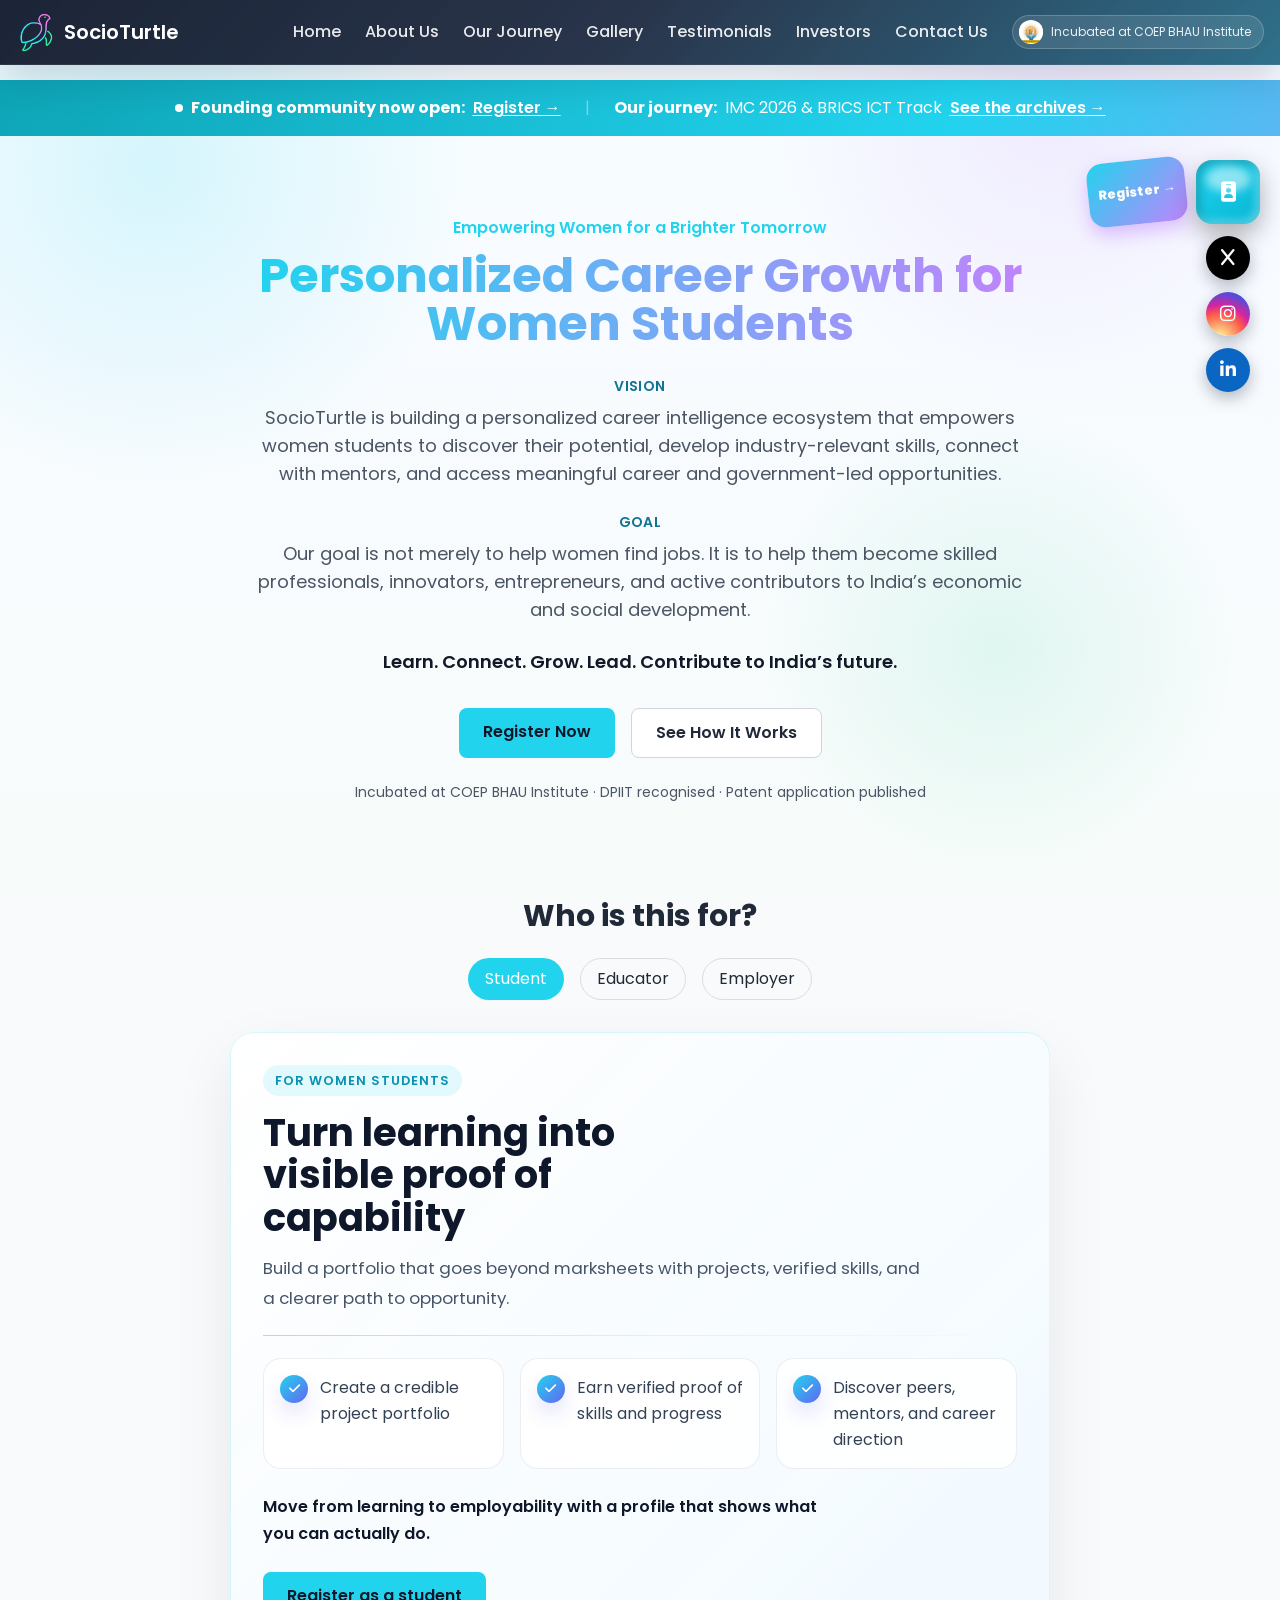
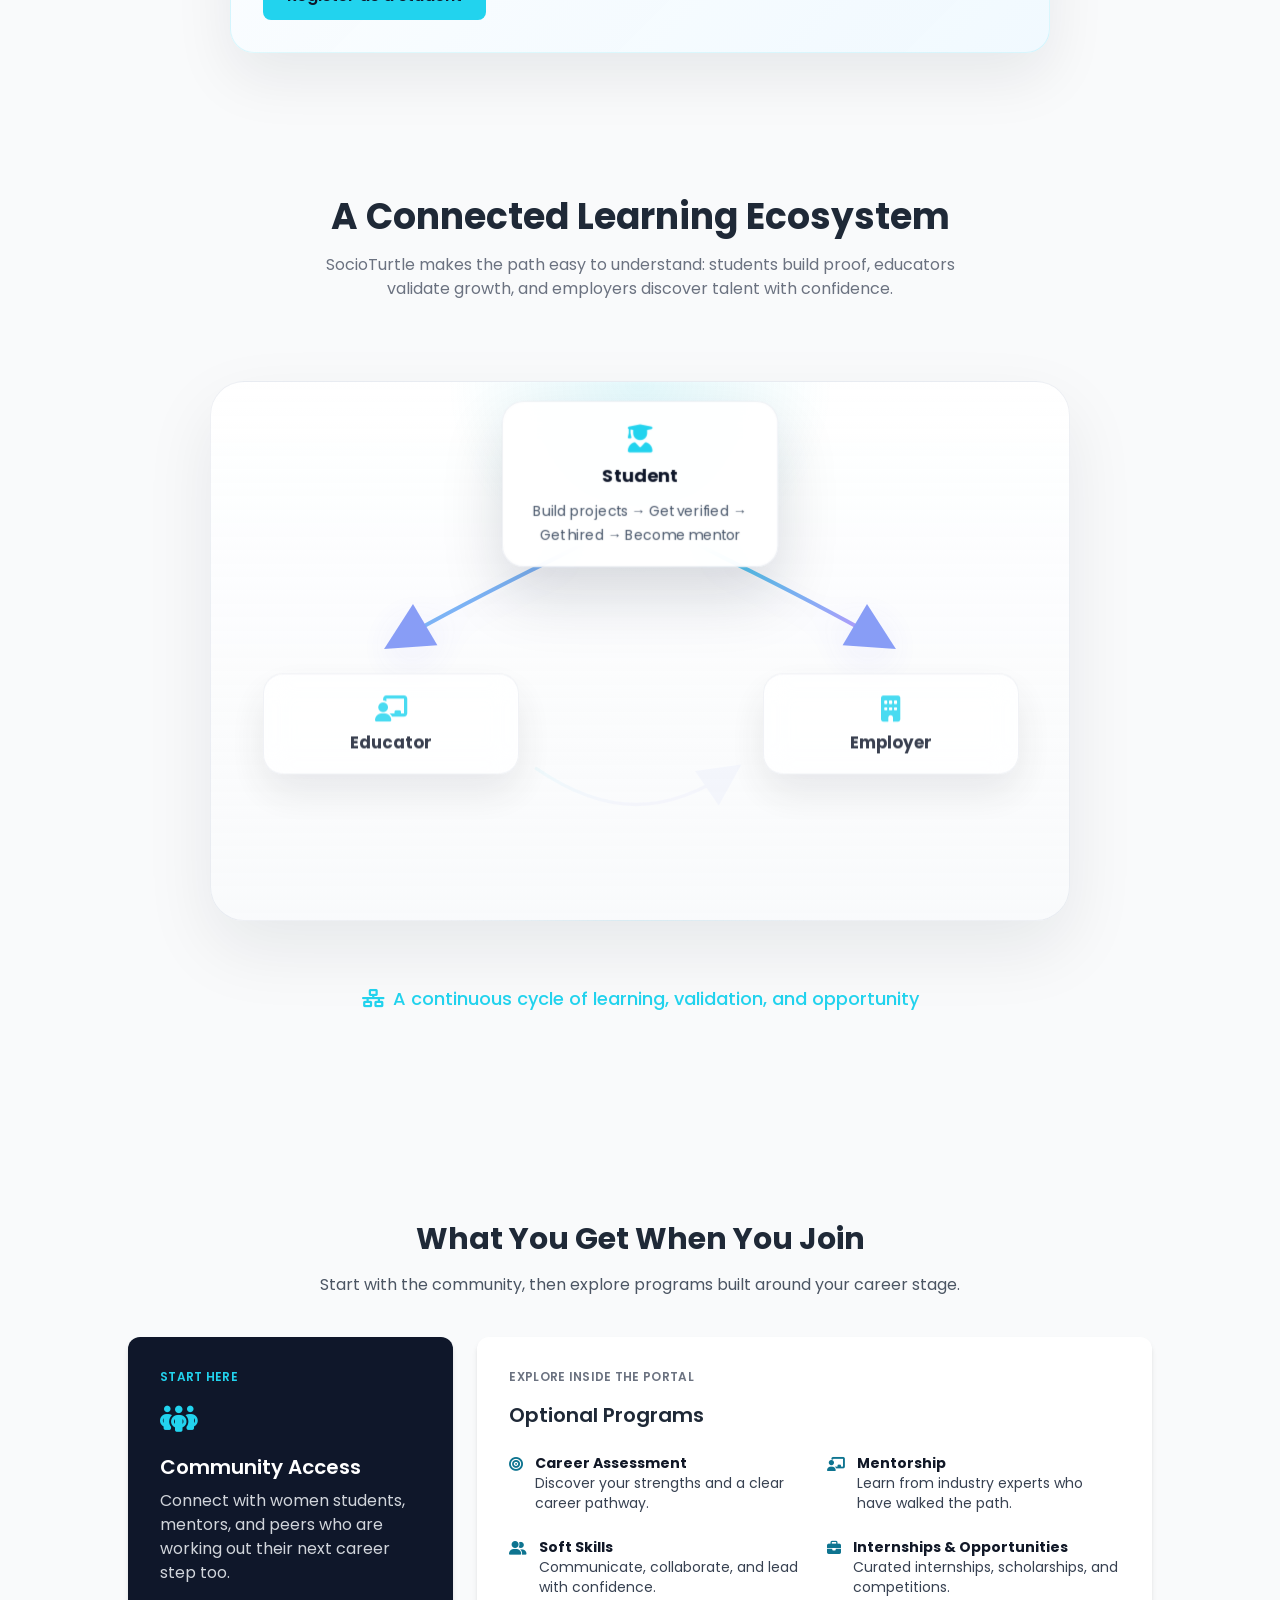
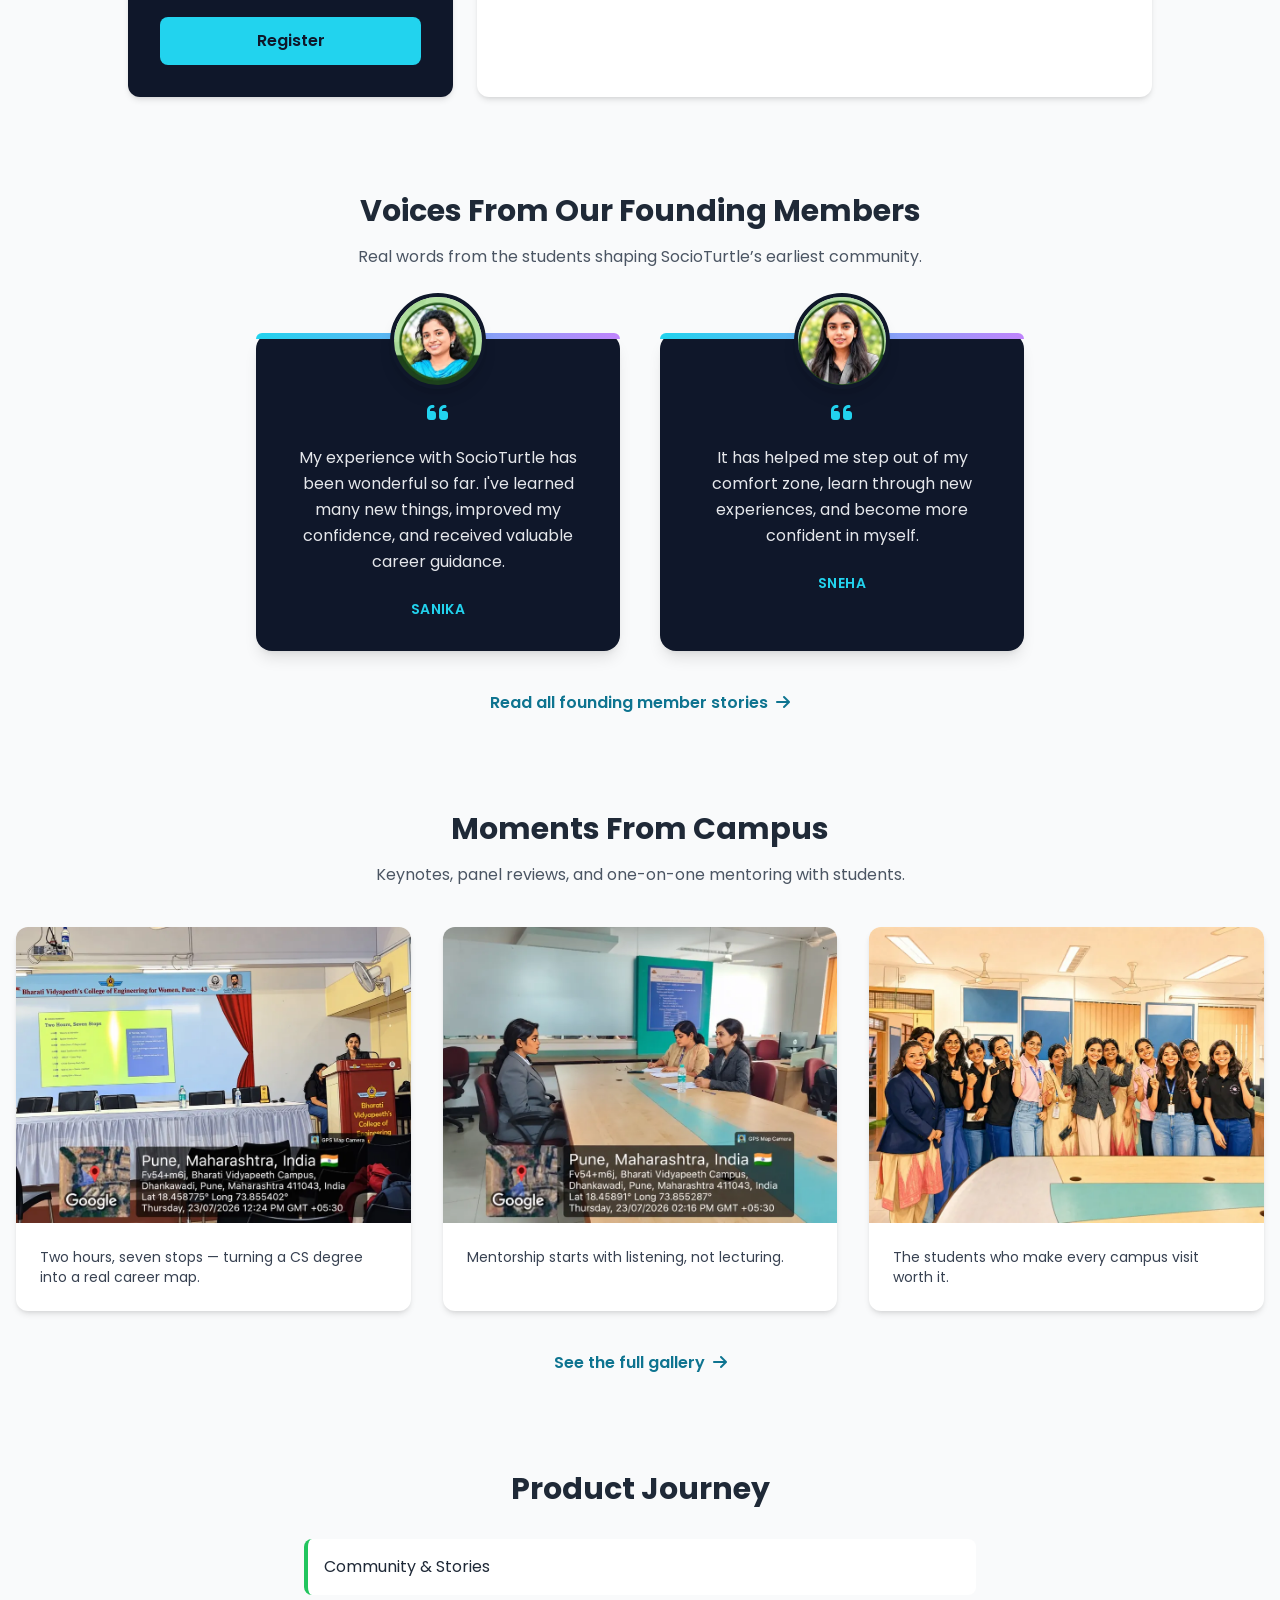
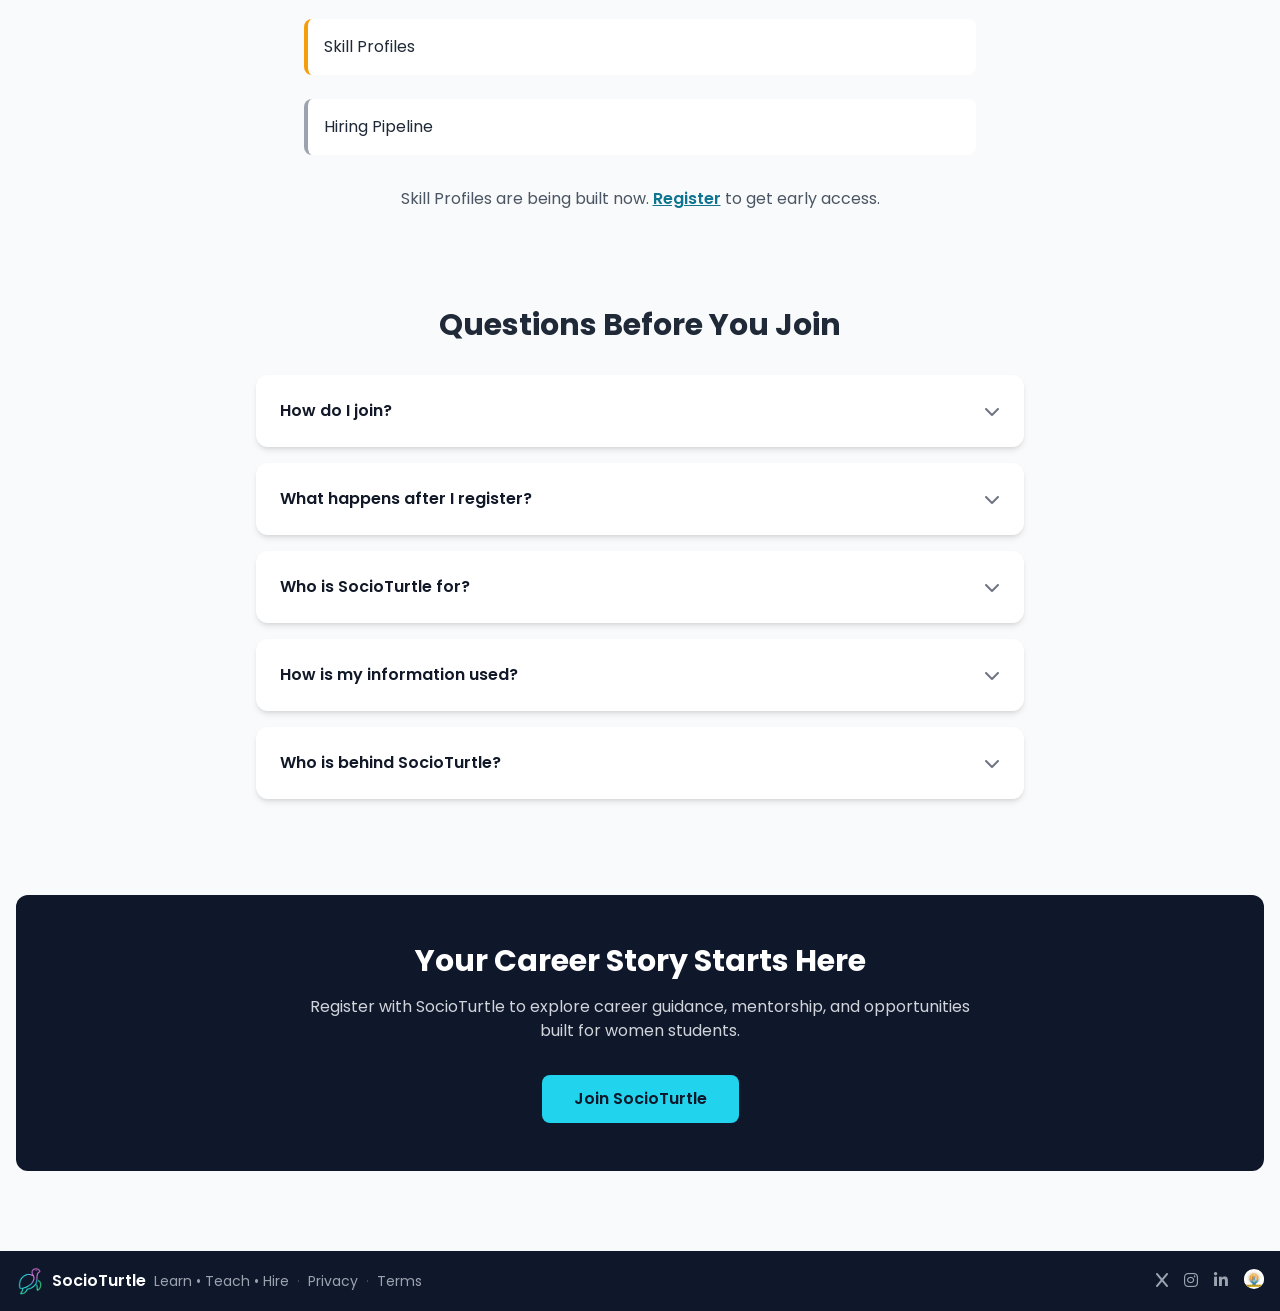
<file: index.html>
<!DOCTYPE html>
<html lang="en">

<head>
  <meta charset="UTF-8">
  <meta name="viewport" content="width=device-width, initial-scale=1.0">
  <title>SocioTurtle — Personalized Career Growth for Women Students</title>
  <meta name="description"
    content="SocioTurtle is a technology-enabled career intelligence platform empowering women students with personalized guidance, verified mentorship, and real opportunity — from the first day of college to a future-ready career.">
  <link rel="canonical" href="https://www.socioturtle.com/">
  <link rel="icon" type="image/png" href="images/logo_socioturtle.png">

  <meta property="og:type" content="website">
  <meta property="og:title" content="SocioTurtle — Personalized Career Growth for Women Students">
  <meta property="og:description"
    content="A technology-enabled career intelligence platform empowering women students with personalized guidance, verified mentorship, and real opportunity.">
  <meta property="og:url" content="https://www.socioturtle.com/">
  <meta property="og:image" content="https://www.socioturtle.com/images/og-card.jpg">
  <meta property="og:image:width" content="1200">
  <meta property="og:image:height" content="630">
  <meta property="og:image:alt" content="SocioTurtle: Personalized Career Growth for Women Students. Join the community free.">

  <meta name="twitter:card" content="summary_large_image">
  <meta name="twitter:title" content="SocioTurtle — Personalized Career Growth for Women Students">
  <meta name="twitter:description"
    content="A technology-enabled career intelligence platform empowering women students with personalized guidance, verified mentorship, and real opportunity.">
  <meta name="twitter:image" content="https://www.socioturtle.com/images/og-card.jpg">

  <script type="application/ld+json">
  {
    "@context": "https://schema.org",
    "@type": "Organization",
    "name": "SocioTurtle",
    "legalName": "SocioTurtle Technologies LLP",
    "url": "https://www.socioturtle.com/",
    "logo": "https://www.socioturtle.com/images/logo_socioturtle.png",
    "description": "A technology-enabled career intelligence platform empowering women students with personalized guidance, verified mentorship, and real opportunity.",
    "email": "contact@socioturtle.com",
    "address": {
      "@type": "PostalAddress",
      "addressLocality": "Pune",
      "addressRegion": "Maharashtra",
      "addressCountry": "IN"
    },
    "founder": {
      "@type": "Person",
      "name": "Poonam Pal",
      "sameAs": "https://www.linkedin.com/in/poonampalz"
    },
    "sameAs": [
      "https://www.instagram.com/socioturtle/",
      "https://x.com/socioturtle",
      "https://www.linkedin.com/in/socioturtle/"
    ]
  }
  </script>

  <link rel="preconnect" href="https://fonts.googleapis.com">
  <link rel="preconnect" href="https://fonts.gstatic.com" crossorigin>
  <link rel="stylesheet" href="https://fonts.googleapis.com/css2?family=Poppins:wght@300;400;500;600;700&display=swap">
  <link rel="stylesheet" href="https://cdnjs.cloudflare.com/ajax/libs/font-awesome/6.4.0/css/all.min.css">
  <link rel="stylesheet" href="styles.css">
  <link rel="stylesheet" href="tailwind.css">
</head>

<body class="bg-gray-50 text-gray-800 flex flex-col min-h-screen">
  <a href="#main" class="skip-link">Skip to content</a>
  <!-- Navigation Bar -->
  <header class="site-header fixed w-full z-10">
    <div class="container mx-auto px-4 py-3 flex justify-between items-center">
      <a href="index.html" class="flex items-center space-x-2">
        <img height="138" width="120" src="./images/logo_socioturtle.webp" alt="Socioturtle Logo" class="h-10 w-10 object-contain">
        <span class="text-xl font-semibold text-light">SocioTurtle</span>
      </a>

      <nav class="hidden lg:flex items-center gap-6 whitespace-nowrap" aria-label="Main">
        <a href="index.html" class="nav-link font-medium hover:text-primary" aria-current="page">Home</a>
        <a href="about.html" class="nav-link font-medium hover:text-primary">About Us</a>
        <a href="archives.html" class="nav-link font-medium hover:text-primary">Our Journey</a>
        <a href="gallery.html" class="nav-link font-medium hover:text-primary">Gallery</a>
        <a href="testimonials.html" class="nav-link font-medium hover:text-primary">Testimonials</a>
        <a href="investors.html" class="nav-link font-medium hover:text-primary">Investors</a>
        <a href="contact.html" class="nav-link font-medium hover:text-primary">Contact Us</a>
        <a href="https://bhau.org/" target="_blank" rel="noopener noreferrer"
          class="hidden xl:inline-flex items-center gap-2 bg-white/10 border border-white/20 rounded-full pl-1.5 pr-3 py-1 hover:bg-white/20 transition">
          <img src="./images/bhau-institute-logo.webp" alt="" width="96" height="84"
            class="h-6 w-6 rounded-full object-contain bg-white" loading="lazy" decoding="async">
          <span class="text-xs text-white/90">Incubated at COEP BHAU Institute</span>
        </a>
      </nav>

      <button class="lg:hidden text-dark" id="menu-toggle" type="button" aria-label="Menu" aria-expanded="false"
        aria-controls="mobile-menu">
        <i class="fas fa-bars text-xl" aria-hidden="true"></i>
      </button>
    </div>

    <!-- Mobile Menu -->
    <div id="mobile-menu" class="site-mobile-menu hidden lg:hidden">
      <div class="container mx-auto px-4 py-3 flex flex-col space-y-3">
        <a href="index.html" class="nav-link font-medium py-2" aria-current="page">Home</a>
        <a href="about.html" class="nav-link font-medium py-2">About Us</a>
        <a href="archives.html" class="nav-link font-medium py-2">Our Journey</a>
        <a href="gallery.html" class="nav-link font-medium py-2">Gallery</a>
        <a href="testimonials.html" class="nav-link font-medium py-2">Testimonials</a>
        <a href="investors.html" class="nav-link font-medium py-2">Investors</a>
        <a href="contact.html" class="nav-link font-medium py-2">Contact Us</a>
        <a href="https://bhau.org/" target="_blank" rel="noopener noreferrer" class="nav-link font-medium py-2 flex items-center gap-2">
          <img src="./images/bhau-institute-logo.webp" alt="" width="96" height="84"
            class="h-5 w-5 rounded-full object-contain bg-white" loading="lazy" decoding="async">
          Incubated at COEP BHAU Institute
        </a>
      </div>
    </div>
  </header>

  <!-- Main Content Area -->
  <main id="main" class="pt-20 flex-1">
    <!-- Home Page -->
    <div id="home">

      <!-- Announcement Banner -->
      <div
        class="announcement-banner flex items-center justify-center gap-x-6 gap-y-2 flex-wrap text-white text-center text-sm md:text-base pl-4 pr-20 md:px-4 py-4">
        <a href="https://forms.gle/Q35893Xg42MVkgYC7" target="_blank" rel="noopener noreferrer" class="inline-flex items-center gap-2 flex-wrap justify-center hover:opacity-85 transition">
          <span class="announcement-dot" aria-hidden="true"></span>
          <span class="font-bold">Founding community now open:</span>
          <span class="underline underline-offset-2 font-semibold">Register →</span><span class="sr-only"> (opens in a new tab)</span>
        </a>
        <span class="hidden sm:inline text-white/40" aria-hidden="true">|</span>
        <a href="archives.html" class="inline-flex items-center gap-2 flex-wrap justify-center hover:opacity-85 transition">
          <span class="font-bold">Our journey:</span>
          <span>IMC 2026 &amp; BRICS ICT Track</span>
          <span class="underline underline-offset-2 font-semibold">See the archives →</span>
        </a>
      </div>

      <div class="container mx-auto px-4 py-20 space-y-24">

        <!-- 🔥 HERO -->
        <div class="text-center max-w-3xl mx-auto fade-in">
          <p class="text-primary font-semibold mb-3">
            Empowering Women for a Brighter Tomorrow
          </p>

          <h1 class="text-4xl md:text-5xl font-bold mb-6 leading-snug pb-1">
            Personalized Career Growth for <span class="text-primary">Women Students</span>
          </h1>

          <div class="space-y-6 mb-8">
            <div>
              <h2 class="text-sm font-semibold uppercase tracking-wide text-cyan-700 mb-2">Vision</h2>
              <p class="text-lg text-gray-600">
                SocioTurtle is building a personalized career intelligence ecosystem that empowers women students to
                discover their potential, develop industry-relevant skills, connect with mentors, and access meaningful
                career and government-led opportunities.
              </p>
            </div>
            <div>
              <h2 class="text-sm font-semibold uppercase tracking-wide text-cyan-700 mb-2">Goal</h2>
              <p class="text-lg text-gray-600">
                Our goal is not merely to help women find jobs. It is to help them become skilled professionals,
                innovators, entrepreneurs, and active contributors to India&rsquo;s economic and social development.
              </p>
            </div>
            <p class="text-lg font-semibold text-gray-900">
              Learn. Connect. Grow. Lead. Contribute to India&rsquo;s future.
            </p>
          </div>

          <div class="flex flex-col sm:flex-row gap-4 justify-center">
            <a href="https://forms.gle/Q35893Xg42MVkgYC7" target="_blank" rel="noopener noreferrer"
              class="bg-primary text-dark px-6 py-3 rounded-lg font-semibold hover:bg-secondary transition">
              Register Now<span class="sr-only"> (opens in a new tab)</span>
            </a>
            <a href="#ecosystem"
              class="bg-white border border-gray-300 text-gray-800 px-6 py-3 rounded-lg font-semibold hover:border-primary transition">
              See How It Works
            </a>
          </div>

          <p class="mt-6 text-sm text-gray-600">
            Incubated at COEP BHAU Institute &middot; DPIIT recognised &middot; Patent application published
          </p>
        </div>

        <!-- 👥 ROLES -->
        <!-- 🎭 Role Switcher -->
        <div class="text-center">
          <h2 class="roles-heading text-3xl font-bold mb-6">Who is this for?</h2>

          <div class="flex flex-wrap justify-center gap-4 mb-8">
            <button type="button" data-role-switch="student" aria-pressed="true" class="role-btn role-btn-student active">Student</button>
            <button type="button" data-role-switch="educator" aria-pressed="false" class="role-btn role-btn-educator">Educator</button>
            <button type="button" data-role-switch="employer" aria-pressed="false" class="role-btn role-btn-employer">Employer</button>
          </div>

          <!-- Dynamic Content -->
          <div class="stagger flex justify-center">
            <div id="roleContent" class="role-card role-card-student" aria-live="polite">
            </div>
          </div>

        </div>

        <!-- 🔄 HOW IT WORKS -->
        <section id="ecosystem" class="pt-12 pb-28 fade-in">
          <div class="container mx-auto px-4 text-center">

            <h2 class="text-4xl font-bold mb-4">
              A Connected Learning Ecosystem
            </h2>

            <p class="text-gray-500 max-w-2xl mx-auto mb-20">
              SocioTurtle makes the path easy to understand: students build proof,
              educators validate growth, and employers discover talent with confidence.
            </p>

            <div class="eco-wrapper relative mx-auto">

              <!-- GLOW LINES -->
              <svg class="eco-lines" viewBox="0 0 860 540" aria-hidden="true">
                <defs>
                  <linearGradient id="lineGradient" x1="0%" y1="0%" x2="100%" y2="100%">
                    <stop offset="0%" stop-color="#22D3EE"></stop>
                    <stop offset="100%" stop-color="#C084FC"></stop>
                  </linearGradient>
                  <marker id="arrowhead" markerWidth="14" markerHeight="14" refX="11" refY="7" orient="auto"
                    markerUnits="strokeWidth">
                    <path d="M 1 1 L 13 7 L 1 13 z" fill="#7c93f6"></path>
                  </marker>
                </defs>
                <path class="line line-student-educator" data-connection="student-educator"
                  d="M 370 164 C 304 198 244 226 180 264" marker-end="url(#arrowhead)"></path>
                <path class="line line-student-employer" data-connection="student-employer"
                  d="M 490 164 C 556 198 616 226 680 264" marker-end="url(#arrowhead)"></path>
                <path class="line line-educator-employer" data-connection="educator-employer"
                  d="M 326 388 C 396 436 456 436 526 388" marker-end="url(#arrowhead)"></path>
              </svg>

              <!-- Nodes -->
              <!-- STUDENT -->
              <div class="eco-node top-node" data-role="student" role="button" tabindex="0" aria-pressed="true">
                <i class="fas fa-user-graduate"></i>
                <span>Student</span>
                <div class="node-info">Builds real-world skills</div>
                <div class="node-details">
                  Build projects → Get verified → Get hired → Become mentor
                </div>
              </div>

              <!-- EDUCATOR -->
              <div class="eco-node left-node" data-role="educator" role="button" tabindex="0" aria-pressed="false">
                <i class="fas fa-chalkboard-teacher"></i>
                <span>Educator</span>
                <div class="node-info">Validates & mentors</div>
                <div class="node-details">
                  Guide learners → Review portfolios → Verify skills → Shape outcomes
                </div>
              </div>

              <!-- EMPLOYER -->
              <div class="eco-node right-node" data-role="employer" role="button" tabindex="0" aria-pressed="false">
                <i class="fas fa-building"></i>
                <span>Employer</span>
                <div class="node-info">Discovers talent</div>
                <div class="node-details">
                  Discover candidates → Assess capability → Hire with confidence → Create opportunity
                </div>
              </div>
              <div class="line-label student-educator" data-connection="student-educator">
                <i class="fas fa-user-check"></i> Mentoring & verification
              </div>

              <div class="line-label student-employer" data-connection="student-employer">
                <i class="fas fa-briefcase"></i> Talent discovery
              </div>

              <div class="line-label educator-employer" data-connection="educator-employer">
                <i class="fas fa-handshake"></i> Outcome alignment
              </div>

            </div>

            <p class="mt-16 text-primary font-medium text-lg flex items-center justify-center gap-2">
              <i class="fas fa-network-wired"></i>
              A continuous cycle of learning, validation, and opportunity
            </p>

          </div>
        </section>
        <!-- WHAT YOU GET -->
        <section aria-labelledby="benefits-heading" class="max-w-5xl mx-auto">
          <div class="text-center mb-10">
            <h2 id="benefits-heading" class="text-3xl font-bold mb-4">What You Get When You Join</h2>
            <p class="text-gray-600 max-w-2xl mx-auto">
              Start with the community, then explore programs built around your career stage.
            </p>
          </div>

          <div class="grid grid-cols-1 lg:grid-cols-3 gap-6">
            <article class="bg-dark text-white rounded-xl shadow-md p-8 flex flex-col">
              <p class="text-xs font-semibold uppercase tracking-wide text-primary mb-4">Start here</p>
              <i class="fas fa-people-group text-primary text-3xl mb-4" aria-hidden="true"></i>
              <h3 class="text-xl font-semibold mb-2">Community Access</h3>
              <p class="text-gray-300 mb-8">
                Connect with women students, mentors, and peers who are working out their next career step too.
              </p>
              <a href="https://forms.gle/Q35893Xg42MVkgYC7" target="_blank" rel="noopener noreferrer"
                class="mt-auto inline-block text-center bg-primary text-dark px-6 py-3 rounded-lg font-semibold hover:bg-white transition">
                Register<span class="sr-only"> (opens in a new tab)</span>
              </a>
            </article>

            <div class="bg-white rounded-xl shadow-md p-8 lg:col-span-2">
              <p class="text-xs font-semibold uppercase tracking-wide text-gray-500 mb-4">Explore inside the portal</p>
              <h3 class="text-xl font-semibold mb-6">Optional Programs</h3>
              <ul class="grid grid-cols-1 sm:grid-cols-2 gap-6 text-sm text-gray-700">
                <li class="flex items-start gap-3">
                  <i class="fas fa-bullseye text-cyan-700 mt-1" aria-hidden="true"></i>
                  <span><strong class="block text-gray-900">Career Assessment</strong>Discover your strengths and a clear career pathway.</span>
                </li>
                <li class="flex items-start gap-3">
                  <i class="fas fa-chalkboard-user text-cyan-700 mt-1" aria-hidden="true"></i>
                  <span><strong class="block text-gray-900">Mentorship</strong>Learn from industry experts who have walked the path.</span>
                </li>
                <li class="flex items-start gap-3">
                  <i class="fas fa-user-group text-cyan-700 mt-1" aria-hidden="true"></i>
                  <span><strong class="block text-gray-900">Soft Skills</strong>Communicate, collaborate, and lead with confidence.</span>
                </li>
                <li class="flex items-start gap-3">
                  <i class="fas fa-briefcase text-cyan-700 mt-1" aria-hidden="true"></i>
                  <span><strong class="block text-gray-900">Internships &amp; Opportunities</strong>Curated internships, scholarships, and competitions.</span>
                </li>
              </ul>
            </div>
          </div>
        </section>

        <!-- COMMUNITY VOICES -->
        <section aria-labelledby="voices-heading">
          <div class="text-center mb-16">
            <h2 id="voices-heading" class="text-3xl font-bold mb-4">Voices From Our Founding Members</h2>
            <p class="text-gray-600 max-w-2xl mx-auto">Real words from the students shaping SocioTurtle&rsquo;s earliest community.</p>
          </div>

          <div class="grid grid-cols-1 md:grid-cols-2 gap-16 md:gap-10 max-w-3xl mx-auto">
            <figure class="relative bg-dark text-white rounded-2xl shadow-lg pt-16 pb-8 px-8 text-center">
              <div class="absolute top-0 left-0 right-0 h-1.5 rounded-t-2xl bg-gradient-to-r from-primary to-secondary" aria-hidden="true"></div>
              <img src="./images/testimonials/sanika.webp" alt="Portrait of Sanika" width="192" height="192"
                class="absolute -top-10 left-1/2 -translate-x-1/2 w-24 h-24 rounded-full object-cover border-4 border-dark shadow-lg"
                loading="lazy" decoding="async">
              <i class="fas fa-quote-left text-primary text-2xl mb-4 block" aria-hidden="true"></i>
              <blockquote class="text-gray-200 leading-relaxed mb-6">
                My experience with SocioTurtle has been wonderful so far. I've learned many new things, improved my
                confidence, and received valuable career guidance.
              </blockquote>
              <figcaption class="font-semibold text-primary text-sm uppercase tracking-wide">Sanika</figcaption>
            </figure>

            <figure class="relative bg-dark text-white rounded-2xl shadow-lg pt-16 pb-8 px-8 text-center">
              <div class="absolute top-0 left-0 right-0 h-1.5 rounded-t-2xl bg-gradient-to-r from-primary to-secondary" aria-hidden="true"></div>
              <img src="./images/testimonials/sneha.webp" alt="Portrait of Sneha" width="192" height="192"
                class="absolute -top-10 left-1/2 -translate-x-1/2 w-24 h-24 rounded-full object-cover border-4 border-dark shadow-lg"
                loading="lazy" decoding="async">
              <i class="fas fa-quote-left text-primary text-2xl mb-4 block" aria-hidden="true"></i>
              <blockquote class="text-gray-200 leading-relaxed mb-6">
                It has helped me step out of my comfort zone, learn through new experiences, and become more confident
                in myself.
              </blockquote>
              <figcaption class="font-semibold text-primary text-sm uppercase tracking-wide">Sneha</figcaption>
            </figure>
          </div>

          <p class="text-center mt-10">
            <a href="testimonials.html" class="text-cyan-700 font-semibold hover:text-secondary">
              Read all founding member stories <i class="fas fa-arrow-right ml-1" aria-hidden="true"></i>
            </a>
          </p>
        </section>

        <!-- CAMPUS MOMENTS -->
        <section aria-labelledby="moments-heading">
          <div class="text-center mb-10">
            <h2 id="moments-heading" class="text-3xl font-bold mb-4">Moments From Campus</h2>
            <p class="text-gray-600 max-w-2xl mx-auto">Keynotes, panel reviews, and one-on-one mentoring with students.</p>
          </div>

          <div class="grid grid-cols-1 sm:grid-cols-2 lg:grid-cols-3 gap-8">
            <figure class="bg-white rounded-xl shadow-md overflow-hidden">
              <img src="./images/gallery/bvp6.webp"
                alt="Speaking at a podium during a keynote session titled Two Hours, Seven Stops at Bharati Vidyapeeth's College of Engineering for Women, Pune"
                width="900" height="675" class="w-full aspect-[4/3] object-cover" loading="lazy" decoding="async">
              <figcaption class="p-6 text-gray-700 text-sm">Two hours, seven stops &mdash; turning a CS degree into a real career map.</figcaption>
            </figure>
            <figure class="bg-white rounded-xl shadow-md overflow-hidden">
              <img src="./images/gallery/bvp4.webp"
                alt="One-on-one mentoring conversation with a student at the College of Engineering for Women, Pune"
                width="900" height="675" class="w-full aspect-[4/3] object-cover" loading="lazy" decoding="async">
              <figcaption class="p-6 text-gray-700 text-sm">Mentorship starts with listening, not lecturing.</figcaption>
            </figure>
            <figure class="bg-white rounded-xl shadow-md overflow-hidden">
              <img src="./images/gallery/bvp-team.webp"
                alt="Group photo with a team of students making peace signs in a classroom"
                width="900" height="675" class="w-full aspect-[4/3] object-cover" loading="lazy" decoding="async">
              <figcaption class="p-6 text-gray-700 text-sm">The students who make every campus visit worth it.</figcaption>
            </figure>
          </div>

          <p class="text-center mt-10">
            <a href="gallery.html" class="text-cyan-700 font-semibold hover:text-secondary">
              See the full gallery <i class="fas fa-arrow-right ml-1" aria-hidden="true"></i>
            </a>
          </p>
        </section>

        <!-- 🚧 PRODUCT PROGRESS -->
        <div class="fade-in max-w-2xl mx-auto">

          <h2 class="text-3xl font-bold mb-8 text-center">Product Journey</h2>

          <div class="space-y-6">

            <div class="timeline done">Community & Stories</div>
            <div class="timeline progress">Skill Profiles</div>
            <div class="timeline upcoming">Hiring Pipeline</div>

          </div>

          <p class="mt-8 text-center text-gray-600">
            Skill Profiles are being built now.
            <a href="https://forms.gle/Q35893Xg42MVkgYC7" target="_blank" rel="noopener noreferrer" class="text-cyan-700 font-semibold underline hover:text-secondary">Register<span class="sr-only"> (opens in a new tab)</span></a>
            to get early access.
          </p>

        </div>

        <!-- FAQ -->
        <section aria-labelledby="faq-heading" class="max-w-3xl mx-auto">
          <h2 id="faq-heading" class="text-3xl font-bold mb-8 text-center">Questions Before You Join</h2>
          <div class="space-y-4">
            <details class="faq-item group bg-white rounded-xl shadow-md">
              <summary class="flex items-center justify-between gap-4 cursor-pointer p-6 font-semibold text-gray-900">
                How do I join?
                <i class="fas fa-chevron-down text-gray-500 transition-transform group-open:rotate-180" aria-hidden="true"></i>
              </summary>
              <p class="px-6 pb-6 text-gray-600 leading-7">Select Register on any page and fill in the short registration form.</p>
            </details>
            <details class="faq-item group bg-white rounded-xl shadow-md">
              <summary class="flex items-center justify-between gap-4 cursor-pointer p-6 font-semibold text-gray-900">
                What happens after I register?
                <i class="fas fa-chevron-down text-gray-500 transition-transform group-open:rotate-180" aria-hidden="true"></i>
              </summary>
              <p class="px-6 pb-6 text-gray-600 leading-7">The SocioTurtle team reviews your registration and contacts you with the next steps.</p>
            </details>
            <details class="faq-item group bg-white rounded-xl shadow-md">
              <summary class="flex items-center justify-between gap-4 cursor-pointer p-6 font-semibold text-gray-900">
                Who is SocioTurtle for?
                <i class="fas fa-chevron-down text-gray-500 transition-transform group-open:rotate-180" aria-hidden="true"></i>
              </summary>
              <p class="px-6 pb-6 text-gray-600 leading-7">Women students looking for clearer career direction, and the educators, mentors, and employers who want to support and discover them.</p>
            </details>
            <details class="faq-item group bg-white rounded-xl shadow-md">
              <summary class="flex items-center justify-between gap-4 cursor-pointer p-6 font-semibold text-gray-900">
                How is my information used?
                <i class="fas fa-chevron-down text-gray-500 transition-transform group-open:rotate-180" aria-hidden="true"></i>
              </summary>
              <p class="px-6 pb-6 text-gray-600 leading-7">Our <a href="privacy.html" class="text-cyan-700 underline hover:text-secondary">Privacy Policy</a> explains how we use and protect the details you share.</p>
            </details>
            <details class="faq-item group bg-white rounded-xl shadow-md">
              <summary class="flex items-center justify-between gap-4 cursor-pointer p-6 font-semibold text-gray-900">
                Who is behind SocioTurtle?
                <i class="fas fa-chevron-down text-gray-500 transition-transform group-open:rotate-180" aria-hidden="true"></i>
              </summary>
              <p class="px-6 pb-6 text-gray-600 leading-7">SocioTurtle was founded by Poonam Pal after 19+ years in enterprise transformation, and is incubated at COEP BHAU Institute, Pune. <a href="about.html" class="text-cyan-700 underline hover:text-secondary">Read our story</a>.</p>
            </details>
          </div>
        </section>

        <!-- JOIN -->
        <section id="join" class="bg-dark text-white rounded-xl p-8 md:p-12 text-center scroll-mt-28"
          aria-labelledby="join-heading">
          <h2 id="join-heading" class="text-3xl font-bold mb-4">Your Career Story Starts Here</h2>
          <p class="text-gray-300 max-w-2xl mx-auto mb-8">
            Register with SocioTurtle to explore career guidance, mentorship, and opportunities built for
            women students.
          </p>
          <a href="https://forms.gle/Q35893Xg42MVkgYC7" target="_blank" rel="noopener noreferrer"
            class="inline-block bg-primary text-dark px-8 py-3 rounded-lg font-semibold hover:bg-white transition">
            Join SocioTurtle<span class="sr-only"> (opens in a new tab)</span>
          </a>
        </section>
      </div>

    </div>
  </main>
  <!-- Footer -->
  <footer class="bg-dark text-white py-4 shadow-lg">
    <div class="container mx-auto px-4 flex flex-col md:flex-row items-center justify-between gap-4">
      <!-- Logo + Tagline -->
      <div class="flex items-center space-x-2">
        <img height="138" width="120" src="./images/logo_socioturtle.webp" class="h-7 w-7 object-contain" alt="">
        <span class="font-semibold">SocioTurtle</span>
        <span class="text-gray-400 text-sm hidden md:inline">
          Learn • Teach • Hire
        </span>
        <span class="hidden md:inline-flex items-center gap-2 text-sm">
          <span class="text-gray-600">&middot;</span>
          <a href="privacy.html" class="text-gray-400 hover:text-white">Privacy</a>
          <span class="text-gray-600">&middot;</span>
          <a href="terms.html" class="text-gray-400 hover:text-white">Terms</a>
        </span>
      </div>
      <!-- Social Icons -->
      <div class="flex space-x-4 text-gray-400">

        <a href="https://x.com/socioturtle" class="hover:text-white" aria-label="SocioTurtle on X">
          <i class="fab fa-x" aria-hidden="true"></i>
        </a>

        <a href="https://www.instagram.com/socioturtle/" class="hover:text-white" aria-label="SocioTurtle on Instagram">
          <i class="fab fa-instagram" aria-hidden="true"></i>
        </a>
        <a href="https://www.linkedin.com/in/socioturtle/" class="hover:text-white" aria-label="SocioTurtle on LinkedIn">
          <i class="fab fa-linkedin-in" aria-hidden="true"></i>
        </a>
        <a href="https://bhau.org/" target="_blank" rel="noopener noreferrer" title="Incubated at COEP BHAU Institute"
          aria-label="Incubated at COEP BHAU Institute (opens bhau.org)" class="hover:opacity-80">
          <img src="./images/bhau-institute-logo.webp" alt="" width="96" height="84"
            class="h-5 w-5 rounded-full object-contain bg-white" loading="lazy" decoding="async">
        </a>
      </div>
    </div>
  </footer>
  <script src="nav.js" defer></script>
  <script src="script.js" defer></script>
  <!-- Floating QR Button -->
  <div class="fixed top-24 md:top-40 right-3 md:right-5 z-50">

    <!-- Membership Button -->
    <div class="relative mb-3 membership-cta">
      <span class="register-flash-badge hidden sm:inline-flex" aria-hidden="true">Register &rarr;</span>
      <a href="https://forms.gle/Q35893Xg42MVkgYC7" target="_blank" rel="noopener noreferrer"
        class="join-btn jelly-btn flex items-center justify-center relative" aria-label="Register with SocioTurtle (opens in a new tab)" title="Register with SocioTurtle">
        <i class="fas fa-id-badge text-white text-xl" aria-hidden="true"></i>
      </a>
    </div>

    <!-- Social Media Links -->
    <div class="hidden sm:flex flex-col items-center gap-3 mt-3">
      <a href="https://x.com/socioturtle" target="_blank" rel="noopener noreferrer"
        class="social-float-btn social-x flex items-center justify-center" aria-label="SocioTurtle on X" title="X">
        <i class="fab fa-x text-white text-lg" aria-hidden="true"></i>
      </a>
      <a href="https://www.instagram.com/socioturtle/" target="_blank" rel="noopener noreferrer"
        class="social-float-btn social-instagram flex items-center justify-center" aria-label="SocioTurtle on Instagram" title="Instagram">
        <i class="fab fa-instagram text-white text-lg" aria-hidden="true"></i>
      </a>
      <a href="https://www.linkedin.com/in/socioturtle/" target="_blank" rel="noopener noreferrer"
        class="social-float-btn social-linkedin flex items-center justify-center" aria-label="SocioTurtle on LinkedIn" title="LinkedIn">
        <i class="fab fa-linkedin-in text-white text-lg" aria-hidden="true"></i>
      </a>
    </div>

  </div>
</body>

</html>
</file>
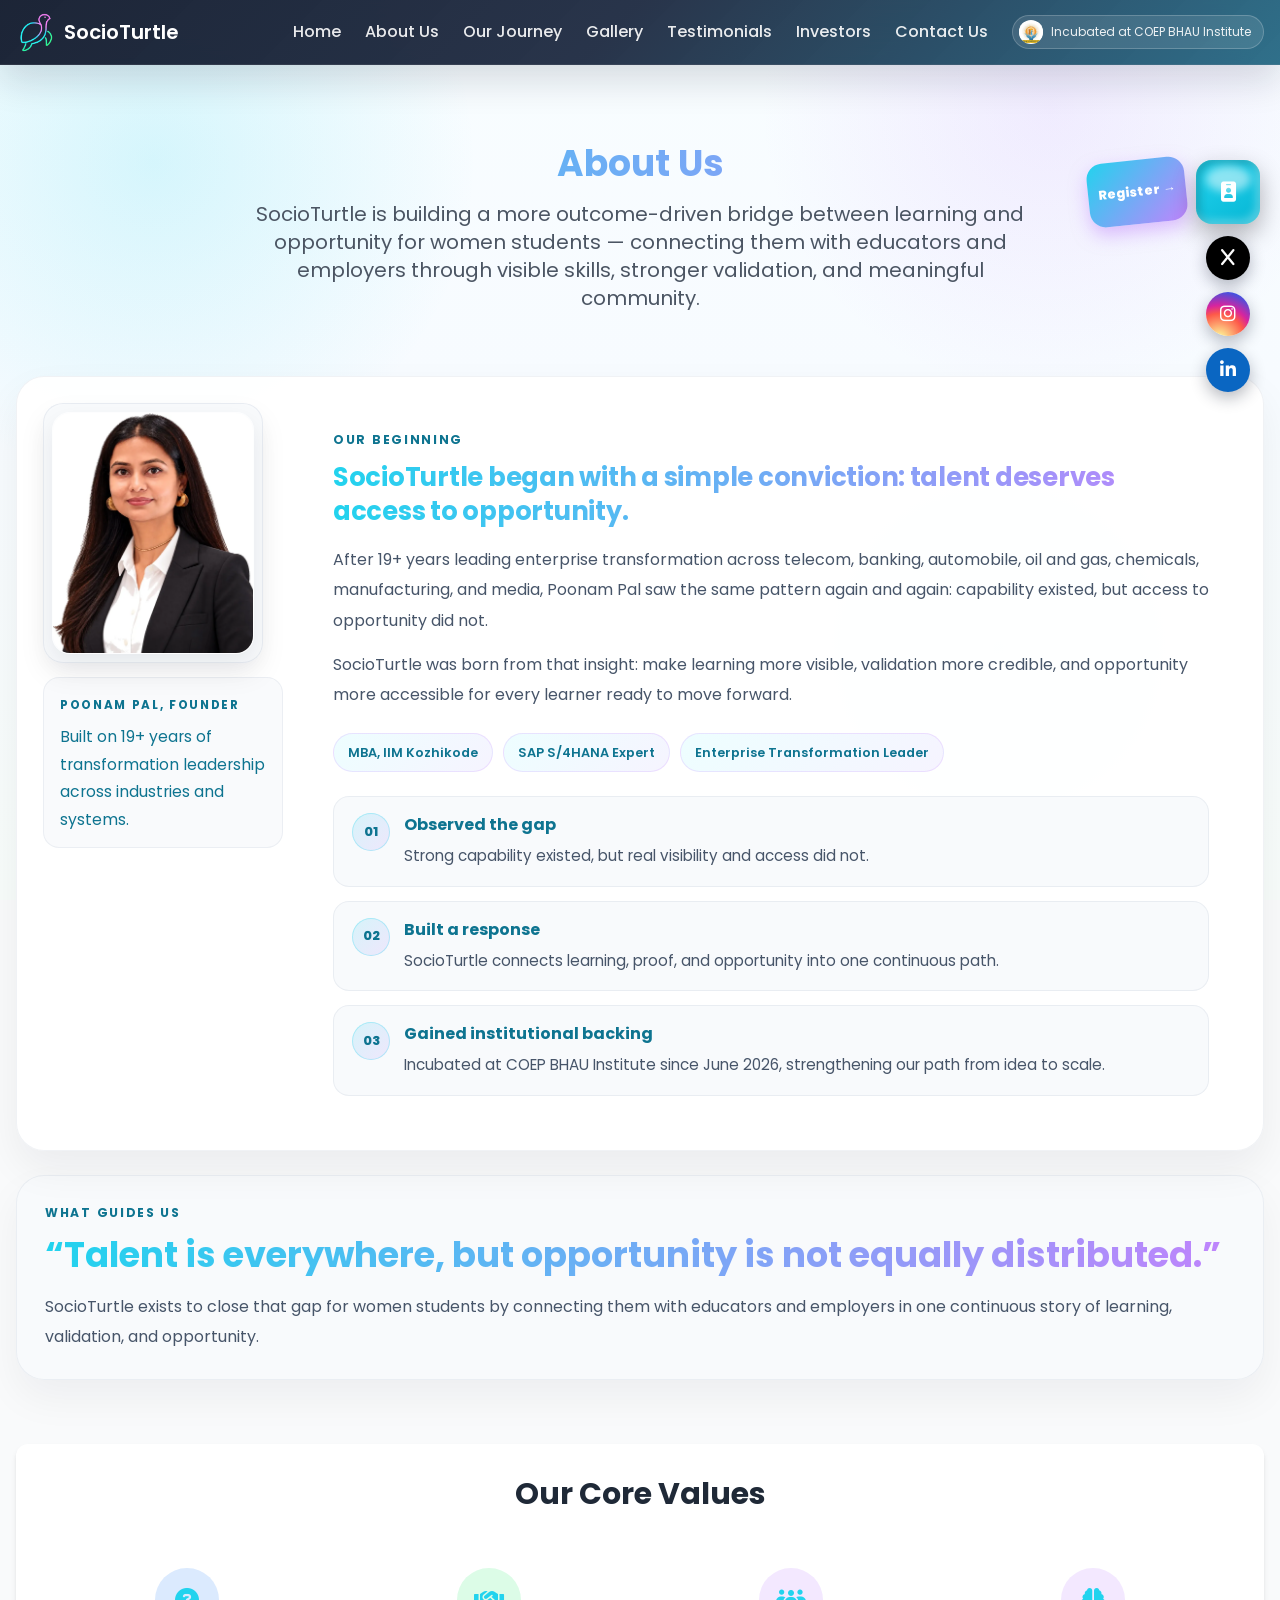
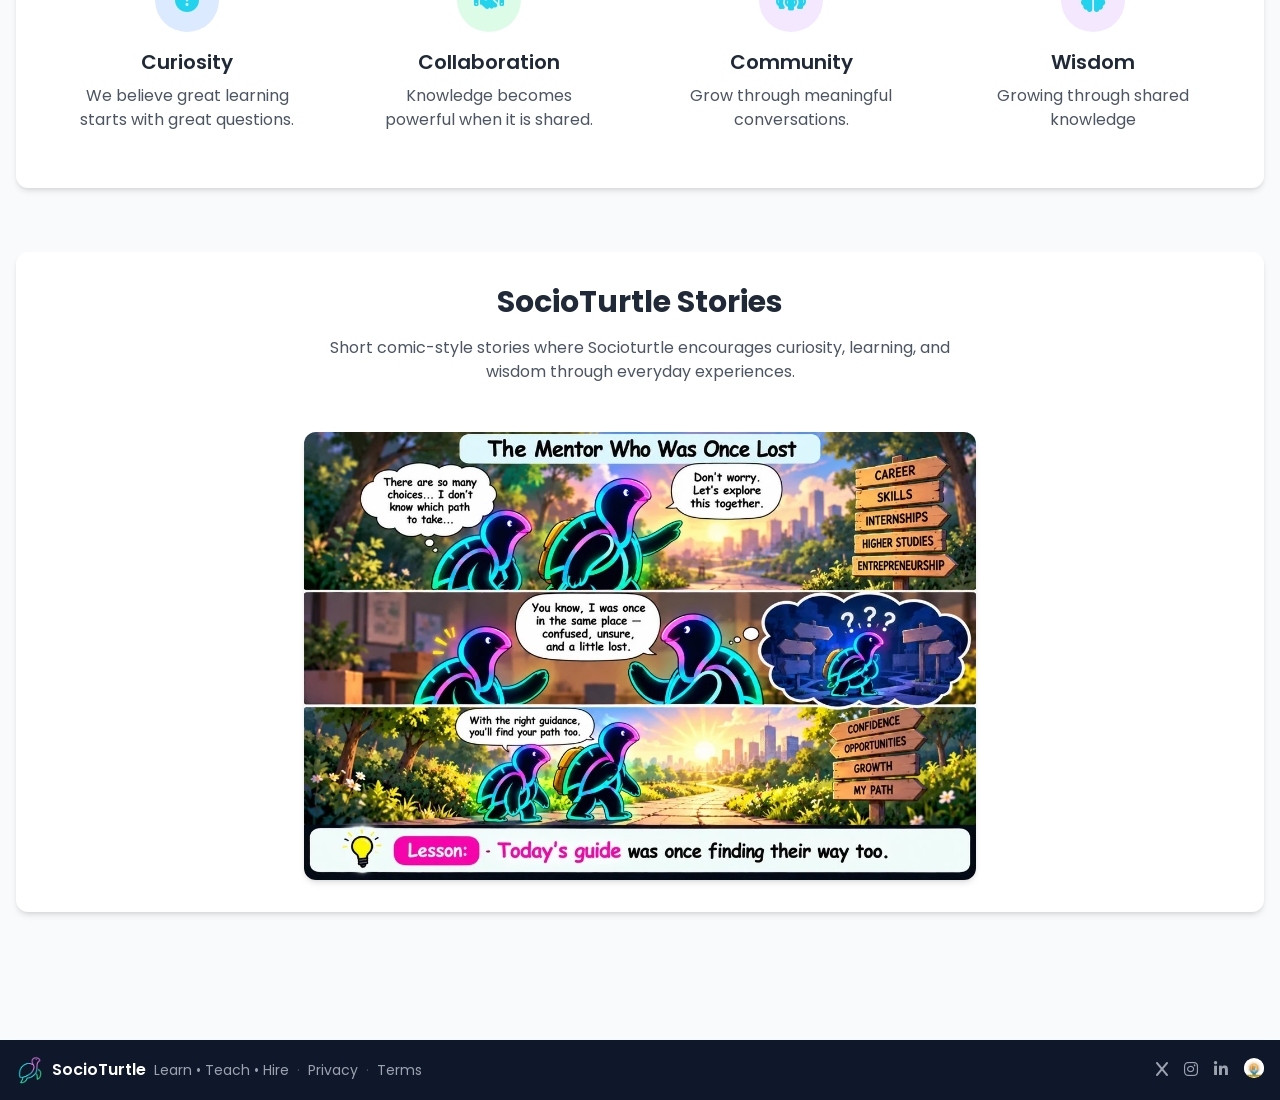
<file: about.html>
<!DOCTYPE html>
<html lang="en">

<head>
  <meta charset="UTF-8">
  <meta name="viewport" content="width=device-width, initial-scale=1.0">
  <title>About SocioTurtle — Our Story and Values</title>
  <meta name="description"
    content="Meet SocioTurtle founder Poonam Pal and learn why we are building a bridge between learning and opportunity for women students.">
  <link rel="canonical" href="https://www.socioturtle.com/about.html">
  <link rel="icon" type="image/png" href="images/logo_socioturtle.png">

  <meta property="og:type" content="website">
  <meta property="og:title" content="About SocioTurtle — Our Story and Values">
  <meta property="og:description"
    content="Meet SocioTurtle founder Poonam Pal and learn why we are building a bridge between learning and opportunity for women students.">
  <meta property="og:url" content="https://www.socioturtle.com/about.html">
  <meta property="og:image" content="https://www.socioturtle.com/images/og-card.jpg">
  <meta property="og:image:width" content="1200">
  <meta property="og:image:height" content="630">
  <meta property="og:image:alt" content="SocioTurtle: Personalized Career Growth for Women Students. Join the community free.">

  <meta name="twitter:card" content="summary_large_image">
  <meta name="twitter:title" content="About SocioTurtle — Our Story and Values">
  <meta name="twitter:description"
    content="Meet SocioTurtle founder Poonam Pal and learn why we are building a bridge between learning and opportunity for women students.">
  <meta name="twitter:image" content="https://www.socioturtle.com/images/og-card.jpg">

  <link rel="preconnect" href="https://fonts.googleapis.com">
  <link rel="preconnect" href="https://fonts.gstatic.com" crossorigin>
  <link rel="stylesheet" href="https://fonts.googleapis.com/css2?family=Poppins:wght@300;400;500;600;700&display=swap">
  <link rel="stylesheet" href="https://cdnjs.cloudflare.com/ajax/libs/font-awesome/6.4.0/css/all.min.css">
  <link rel="stylesheet" href="styles.css">
  <link rel="stylesheet" href="tailwind.css">
</head>

<body class="bg-gray-50 text-gray-800 flex flex-col min-h-screen">
  <a href="#main" class="skip-link">Skip to content</a>

  <!-- Navigation Bar -->
  <header class="site-header fixed w-full z-10">
    <div class="container mx-auto px-4 py-3 flex justify-between items-center">
      <a href="index.html" class="flex items-center space-x-2">
        <img height="138" width="120" src="./images/logo_socioturtle.webp" alt="Socioturtle Logo" class="h-10 w-10 object-contain">
        <span class="text-xl font-semibold text-light">SocioTurtle</span>
      </a>

      <nav class="hidden lg:flex items-center gap-6 whitespace-nowrap" aria-label="Main">
        <a href="index.html" class="nav-link font-medium hover:text-primary">Home</a>
        <a href="about.html" class="nav-link font-medium hover:text-primary" aria-current="page">About Us</a>
        <a href="archives.html" class="nav-link font-medium hover:text-primary">Our Journey</a>
        <a href="gallery.html" class="nav-link font-medium hover:text-primary">Gallery</a>
        <a href="testimonials.html" class="nav-link font-medium hover:text-primary">Testimonials</a>
        <a href="investors.html" class="nav-link font-medium hover:text-primary">Investors</a>
        <a href="contact.html" class="nav-link font-medium hover:text-primary">Contact Us</a>
        <a href="https://bhau.org/" target="_blank" rel="noopener noreferrer"
          class="hidden xl:inline-flex items-center gap-2 bg-white/10 border border-white/20 rounded-full pl-1.5 pr-3 py-1 hover:bg-white/20 transition">
          <img src="./images/bhau-institute-logo.webp" alt="" width="96" height="84"
            class="h-6 w-6 rounded-full object-contain bg-white" loading="lazy" decoding="async">
          <span class="text-xs text-white/90">Incubated at COEP BHAU Institute</span>
        </a>
      </nav>

      <button class="lg:hidden text-dark" id="menu-toggle" type="button" aria-label="Menu" aria-expanded="false"
        aria-controls="mobile-menu">
        <i class="fas fa-bars text-xl" aria-hidden="true"></i>
      </button>
    </div>

    <!-- Mobile Menu -->
    <div id="mobile-menu" class="site-mobile-menu hidden lg:hidden">
      <nav class="container mx-auto px-4 py-3 flex flex-col space-y-3" aria-label="Main">
        <a href="index.html" class="nav-link font-medium py-2">Home</a>
        <a href="about.html" class="nav-link font-medium py-2" aria-current="page">About Us</a>
        <a href="archives.html" class="nav-link font-medium py-2">Our Journey</a>
        <a href="gallery.html" class="nav-link font-medium py-2">Gallery</a>
        <a href="testimonials.html" class="nav-link font-medium py-2">Testimonials</a>
        <a href="investors.html" class="nav-link font-medium py-2">Investors</a>
        <a href="contact.html" class="nav-link font-medium py-2">Contact Us</a>
      </nav>
    </div>
  </header>

  <!-- Main Content Area -->
  <main id="main" class="pt-20 flex-1">
      <div class="container mx-auto px-4 py-16">
        <div class="text-center mb-16">
          <h1 class="text-4xl font-bold mb-4">About Us</h1>
          <p class="text-xl text-gray-600 max-w-3xl mx-auto">
            SocioTurtle is building a more outcome-driven bridge between learning and opportunity for women
            students — connecting them with educators and employers through visible skills, stronger validation,
            and meaningful community.
          </p>
        </div>
        <!-- Leadership Story -->
        <div class="about-story mb-16">
          <div class="about-story-grid">
            <div class="about-founder-card">
              <div class="about-founder-media">
                <div class="about-founder-frame">
                  <img src="./images/founder_pic.webp" alt="Poonam Pal, Founder of SocioTurtle" width="840" height="994"
                    class="about-founder-image" loading="lazy" decoding="async">
                </div>
                <div class="about-founder-note">
                  <span class="about-founder-note-label">Poonam Pal, Founder</span>
                  <p>Built on 19+ years of transformation leadership across industries and systems.</p>
                </div>
              </div>
              <div class="about-founder-copy">
                <p class="about-story-eyebrow">Our Beginning</p>
                <h2 class="about-story-title">SocioTurtle began with a simple conviction: talent deserves access to opportunity.</h2>
                <p class="about-story-text">
                  After 19+ years leading enterprise transformation across telecom, banking, automobile, oil and gas,
                  chemicals, manufacturing, and media, Poonam Pal saw the same pattern again and again: capability
                  existed, but access to opportunity did not.
                </p>
                <p class="about-story-text">
                  SocioTurtle was born from that insight: make learning more visible, validation more credible, and
                  opportunity more accessible for every learner ready to move forward.
                </p>
                <div class="about-founder-credentials">
                  <span class="about-founder-pill">MBA, IIM Kozhikode</span>
                  <span class="about-founder-pill">SAP S/4HANA Expert</span>
                  <span class="about-founder-pill">Enterprise Transformation Leader</span>
                </div>
                <div class="about-founder-journey">
                  <div class="about-founder-journey-item">
                    <span class="about-founder-journey-step">01</span>
                    <div>
                      <h3>Observed the gap</h3>
                      <p>Strong capability existed, but real visibility and access did not.</p>
                    </div>
                  </div>
                  <div class="about-founder-journey-item">
                    <span class="about-founder-journey-step">02</span>
                    <div>
                      <h3>Built a response</h3>
                      <p>SocioTurtle connects learning, proof, and opportunity into one continuous path.</p>
                    </div>
                  </div>
                  <div class="about-founder-journey-item">
                    <span class="about-founder-journey-step">03</span>
                    <div>
                      <h3>Gained institutional backing</h3>
                      <p>Incubated at COEP BHAU Institute since June 2026, strengthening our path from idea to scale.</p>
                    </div>
                  </div>
                </div>
              </div>
            </div>

            <div class="about-quote-card">
              <p class="about-story-eyebrow">What Guides Us</p>
              <blockquote class="about-founder-quote">
                “Talent is everywhere, but opportunity is not equally distributed.”
              </blockquote>
              <p class="about-quote-support">
                SocioTurtle exists to close that gap for women students by connecting them with educators and
                employers in one continuous story of learning, validation, and opportunity.
              </p>
            </div>
          </div>
        </div>
        <!-- Core Values -->
        <div class="bg-white rounded-xl shadow-md p-8 mb-16">
          <h2 class="text-3xl font-bold mb-8 text-center">Our Core Values</h2>
          <div class="grid grid-cols-1 md:grid-cols-2 lg:grid-cols-4 gap-6">
            <div class="text-center p-6">
              <div class="w-16 h-16 bg-blue-100 rounded-full flex items-center justify-center mx-auto mb-4">
                <i class="fas fa-solid fa-circle-question text-primary text-2xl"></i>
              </div>
              <h3 class="text-xl font-semibold mb-2">Curiosity</h3>
              <p class="text-gray-600">We believe great learning starts with great questions.</p>
            </div>
            <div class="text-center p-6">
              <div class="w-16 h-16 bg-green-100 rounded-full flex items-center justify-center mx-auto mb-4">
                <i class="fas fa-handshake text-primary text-2xl"></i>
              </div>
              <h3 class="text-xl font-semibold mb-2">Collaboration</h3>
              <p class="text-gray-600">Knowledge becomes powerful when it is shared.</p>
            </div>
            <div class="text-center p-6">
              <div class="w-16 h-16 bg-purple-100 rounded-full flex items-center justify-center mx-auto mb-4">
                <i class="fas fa-solid fa-people-group text-primary text-2xl"></i>
              </div>
              <h3 class="text-xl font-semibold mb-2">Community</h3>
              <p class="text-gray-600">Grow through meaningful conversations.</p>
            </div>
            <div class="text-center p-6">
              <div class="w-16 h-16 bg-purple-100 rounded-full flex items-center justify-center mx-auto mb-4">
                <i class="fas fa-solid fa-brain text-primary text-2xl"></i>
              </div>
              <h3 class="text-xl font-semibold mb-2">Wisdom</h3>
              <p class="text-gray-600">Growing through shared knowledge</p>
            </div>
          </div>
        </div>
        <!-- Socioturtle Stories -->
        <div class="bg-white rounded-xl shadow-md p-8 mb-16">

          <div class="text-center mb-12">
            <h2 class="text-3xl font-bold mb-4">SocioTurtle Stories</h2>
            <p class="text-gray-600 max-w-2xl mx-auto">
              Short comic-style stories where Socioturtle encourages curiosity,
              learning, and wisdom through everyday experiences.
            </p>
          </div>

          <div class="max-w-2xl mx-auto">

            <figure class="bg-white rounded-xl shadow-md overflow-hidden">
              <img src="./images/story-mentor.webp"
                alt="Comic strip 'The Mentor Who Was Once Lost': a junior turtle feels overwhelmed by choices like career, skills, internships, and higher studies. A senior turtle offers to explore it together, admitting she was once just as lost, and they walk forward together. Lesson: today's guide was once finding their way too."
                width="1200" height="800" class="w-full" loading="lazy" decoding="async">
            </figure>

          </div>

        </div>
      </div>
  </main>

  <!-- Footer -->
  <footer class="bg-dark text-white py-4 shadow-lg">
    <div class="container mx-auto px-4 flex flex-col md:flex-row items-center justify-between gap-4">
      <div class="flex items-center space-x-2">
        <img height="138" width="120" src="./images/logo_socioturtle.webp" class="h-7 w-7 object-contain" alt="">
        <span class="font-semibold">SocioTurtle</span>
        <span class="text-gray-400 text-sm hidden md:inline">
          Learn • Teach • Hire
        </span>
        <span class="hidden md:inline-flex items-center gap-2 text-sm">
          <span class="text-gray-600">&middot;</span>
          <a href="privacy.html" class="text-gray-400 hover:text-white">Privacy</a>
          <span class="text-gray-600">&middot;</span>
          <a href="terms.html" class="text-gray-400 hover:text-white">Terms</a>
        </span>
      </div>
      <div class="flex space-x-4 text-gray-400">
        <a href="https://x.com/socioturtle" class="hover:text-white" aria-label="SocioTurtle on X">
          <i class="fab fa-x"></i>
        </a>
        <a href="https://www.instagram.com/socioturtle/" class="hover:text-white" aria-label="SocioTurtle on Instagram">
          <i class="fab fa-instagram"></i>
        </a>
        <a href="https://www.linkedin.com/in/socioturtle/" class="hover:text-white" aria-label="SocioTurtle on LinkedIn">
          <i class="fab fa-linkedin-in"></i>
        </a>
        <a href="https://bhau.org/" target="_blank" rel="noopener noreferrer" title="Incubated at COEP BHAU Institute"
          aria-label="Incubated at COEP BHAU Institute (opens bhau.org)" class="hover:opacity-80">
          <img src="./images/bhau-institute-logo.webp" alt="" width="96" height="84"
            class="h-5 w-5 rounded-full object-contain bg-white" loading="lazy" decoding="async">
        </a>
      </div>
    </div>
  </footer>

  <!-- Floating Action Strip -->
  <div class="fixed top-24 md:top-40 right-3 md:right-5 z-50">

    <!-- Membership Button -->
    <div class="relative mb-3 membership-cta">
      <span class="register-flash-badge hidden sm:inline-flex" aria-hidden="true">Register &rarr;</span>
      <a href="https://forms.gle/Q35893Xg42MVkgYC7" target="_blank" rel="noopener noreferrer"
        class="join-btn jelly-btn flex items-center justify-center relative" aria-label="Register with SocioTurtle (opens in a new tab)" title="Register with SocioTurtle">
        <i class="fas fa-id-badge text-white text-xl" aria-hidden="true"></i>
      </a>
    </div>

    <!-- Social Media Links -->
    <div class="hidden sm:flex flex-col items-center gap-3">
      <a href="https://x.com/socioturtle" target="_blank" rel="noopener noreferrer"
        class="social-float-btn social-x flex items-center justify-center" aria-label="SocioTurtle on X" title="X">
        <i class="fab fa-x text-white text-lg" aria-hidden="true"></i>
      </a>
      <a href="https://www.instagram.com/socioturtle/" target="_blank" rel="noopener noreferrer"
        class="social-float-btn social-instagram flex items-center justify-center" aria-label="SocioTurtle on Instagram" title="Instagram">
        <i class="fab fa-instagram text-white text-lg" aria-hidden="true"></i>
      </a>
      <a href="https://www.linkedin.com/in/socioturtle/" target="_blank" rel="noopener noreferrer"
        class="social-float-btn social-linkedin flex items-center justify-center" aria-label="SocioTurtle on LinkedIn" title="LinkedIn">
        <i class="fab fa-linkedin-in text-white text-lg" aria-hidden="true"></i>
      </a>
    </div>

  </div>
  <script src="nav.js" defer></script>
</body>

</html>
</file>
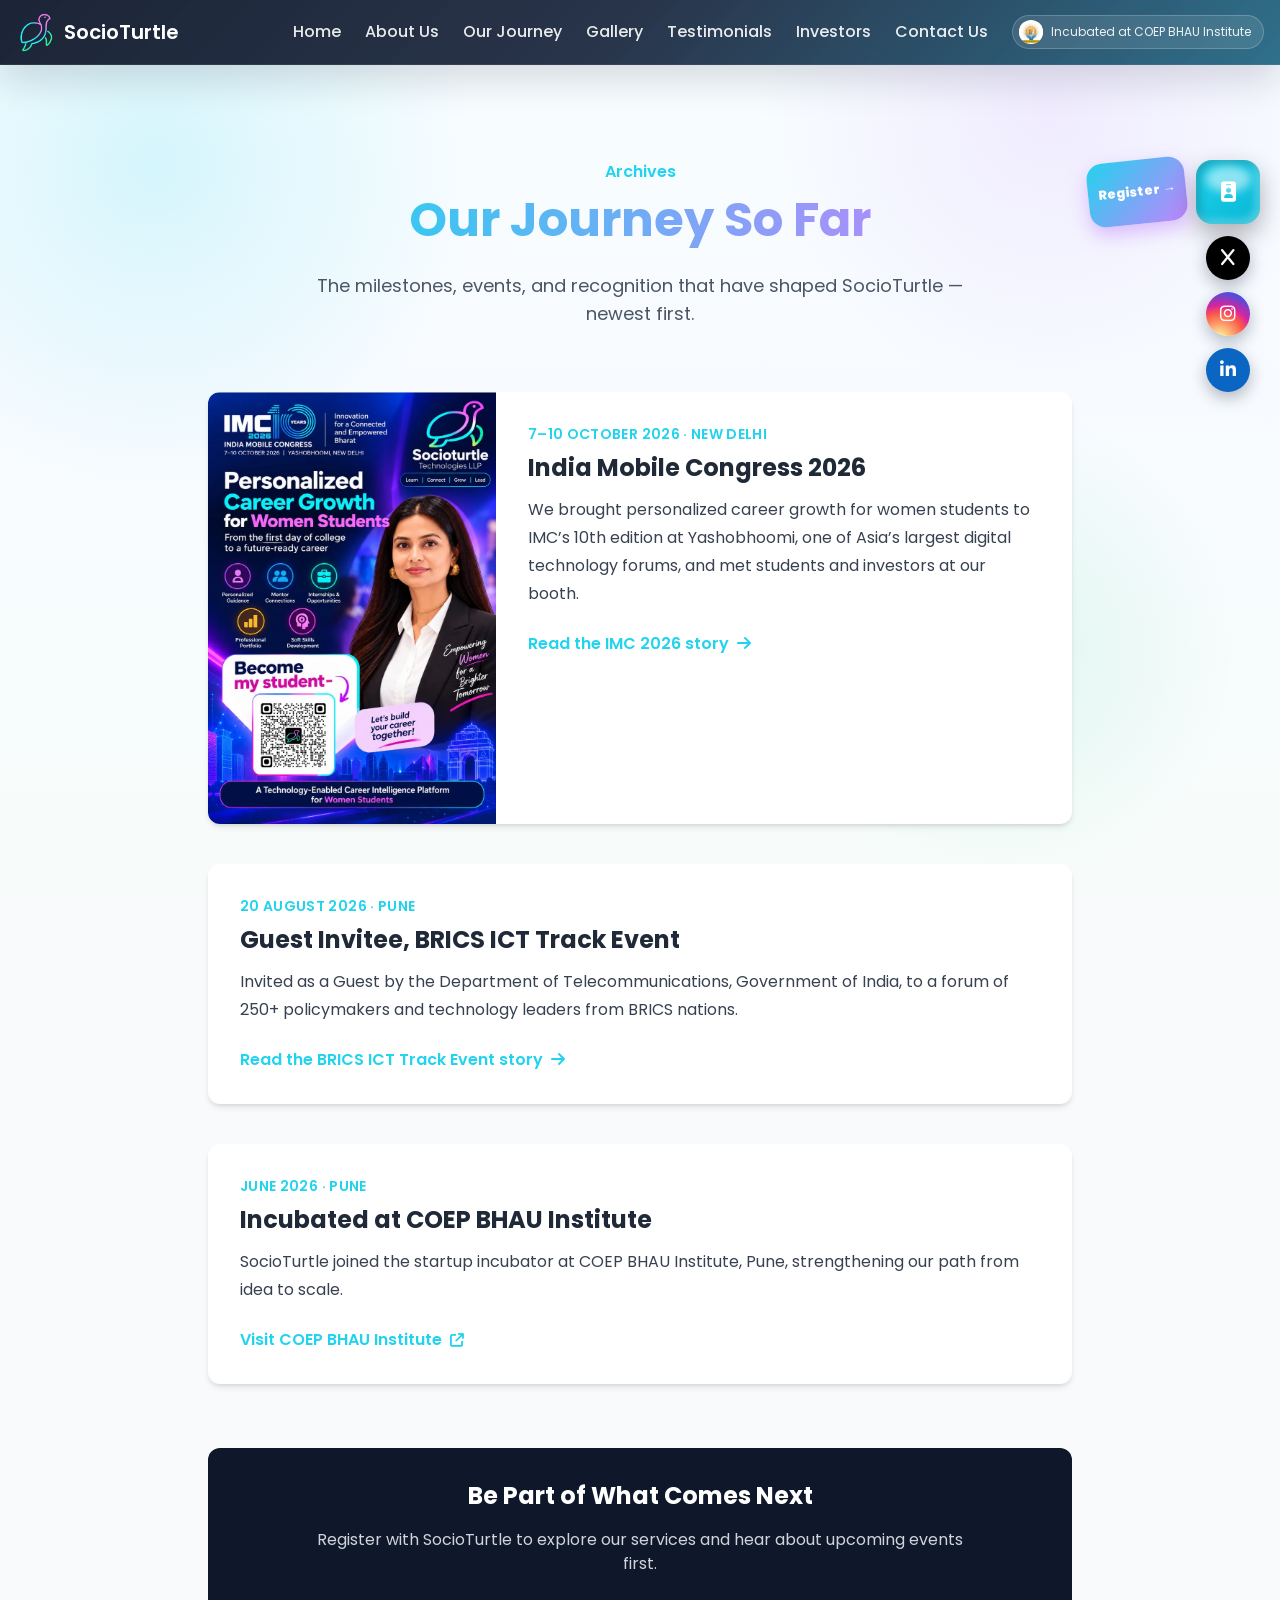
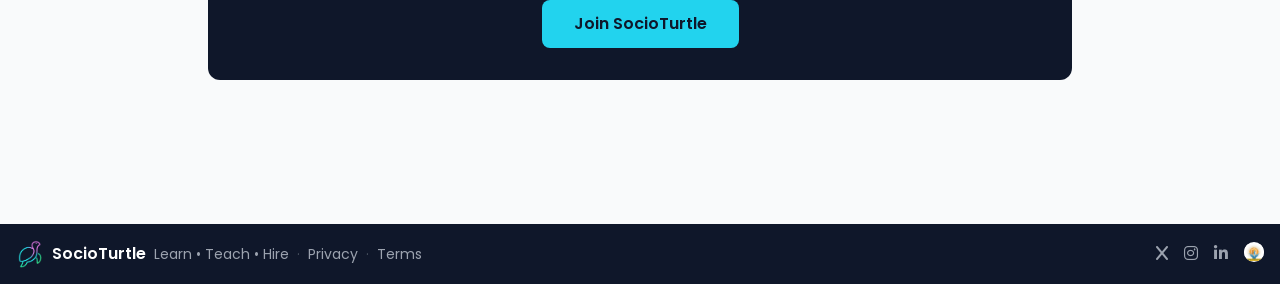
<file: archives.html>
<!DOCTYPE html>
<html lang="en">

<head>
  <meta charset="UTF-8">
  <meta name="viewport" content="width=device-width, initial-scale=1.0">
  <title>Our Journey — SocioTurtle Milestones &amp; Events</title>
  <meta name="description"
    content="The SocioTurtle journey so far: incubation at COEP BHAU Institute, an invitation to the BRICS ICT Track Event, and India Mobile Congress 2026.">
  <link rel="canonical" href="https://www.socioturtle.com/archives.html">
  <link rel="icon" type="image/png" href="images/logo_socioturtle.png">

  <meta property="og:type" content="website">
  <meta property="og:title" content="Our Journey — SocioTurtle Milestones &amp; Events">
  <meta property="og:description"
    content="The SocioTurtle journey so far: incubation at COEP BHAU Institute, an invitation to the BRICS ICT Track Event, and India Mobile Congress 2026.">
  <meta property="og:url" content="https://www.socioturtle.com/archives.html">
  <meta property="og:image" content="https://www.socioturtle.com/images/og-card.jpg">
  <meta property="og:image:width" content="1200">
  <meta property="og:image:height" content="630">
  <meta property="og:image:alt" content="SocioTurtle: Personalized Career Growth for Women Students. Join the community free.">

  <meta name="twitter:card" content="summary_large_image">
  <meta name="twitter:title" content="Our Journey — SocioTurtle Milestones &amp; Events">
  <meta name="twitter:description"
    content="The SocioTurtle journey so far: incubation at COEP BHAU Institute, an invitation to the BRICS ICT Track Event, and India Mobile Congress 2026.">
  <meta name="twitter:image" content="https://www.socioturtle.com/images/og-card.jpg">

  <link rel="preconnect" href="https://fonts.googleapis.com">
  <link rel="preconnect" href="https://fonts.gstatic.com" crossorigin>
  <link rel="stylesheet" href="https://fonts.googleapis.com/css2?family=Poppins:wght@300;400;500;600;700&display=swap">
  <link rel="stylesheet" href="https://cdnjs.cloudflare.com/ajax/libs/font-awesome/6.4.0/css/all.min.css">
  <link rel="stylesheet" href="styles.css">
  <link rel="stylesheet" href="tailwind.css">
</head>

<body class="bg-gray-50 text-gray-800 flex flex-col min-h-screen">
  <a href="#archives-main" class="skip-link">Skip to content</a>

  <!-- Navigation Bar -->
  <header class="site-header fixed w-full z-10">
    <div class="container mx-auto px-4 py-3 flex justify-between items-center">
      <a href="index.html" class="flex items-center space-x-2">
        <img height="138" width="120" src="./images/logo_socioturtle.webp" alt="Socioturtle Logo" class="h-10 w-10 object-contain">
        <span class="text-xl font-semibold text-light">SocioTurtle</span>
      </a>

      <nav class="hidden lg:flex items-center gap-6 whitespace-nowrap" aria-label="Main">
        <a href="index.html" class="nav-link font-medium hover:text-primary">Home</a>
        <a href="about.html" class="nav-link font-medium hover:text-primary">About Us</a>
        <a href="archives.html" class="nav-link font-medium hover:text-primary" aria-current="page">Our Journey</a>
        <a href="gallery.html" class="nav-link font-medium hover:text-primary">Gallery</a>
        <a href="testimonials.html" class="nav-link font-medium hover:text-primary">Testimonials</a>
        <a href="investors.html" class="nav-link font-medium hover:text-primary">Investors</a>
        <a href="contact.html" class="nav-link font-medium hover:text-primary">Contact Us</a>
        <a href="https://bhau.org/" target="_blank" rel="noopener noreferrer"
          class="hidden xl:inline-flex items-center gap-2 bg-white/10 border border-white/20 rounded-full pl-1.5 pr-3 py-1 hover:bg-white/20 transition">
          <img src="./images/bhau-institute-logo.webp" alt="" width="96" height="84"
            class="h-6 w-6 rounded-full object-contain bg-white" loading="lazy" decoding="async">
          <span class="text-xs text-white/90">Incubated at COEP BHAU Institute</span>
        </a>
      </nav>

      <button class="lg:hidden text-dark" id="menu-toggle" type="button" aria-label="Menu" aria-expanded="false"
        aria-controls="mobile-menu">
        <i class="fas fa-bars text-xl" aria-hidden="true"></i>
      </button>
    </div>

    <!-- Mobile Menu -->
    <div id="mobile-menu" class="site-mobile-menu hidden lg:hidden">
      <nav class="container mx-auto px-4 py-3 flex flex-col space-y-3" aria-label="Main">
        <a href="index.html" class="nav-link font-medium py-2">Home</a>
        <a href="about.html" class="nav-link font-medium py-2">About Us</a>
        <a href="archives.html" class="nav-link font-medium py-2" aria-current="page">Our Journey</a>
        <a href="gallery.html" class="nav-link font-medium py-2">Gallery</a>
        <a href="testimonials.html" class="nav-link font-medium py-2">Testimonials</a>
        <a href="investors.html" class="nav-link font-medium py-2">Investors</a>
        <a href="contact.html" class="nav-link font-medium py-2">Contact Us</a>
      </nav>
    </div>
  </header>

  <!-- Main Content Area -->
  <main id="archives-main" class="pt-28 pb-24 flex-1">
    <div class="container mx-auto px-4 py-12 max-w-4xl">

      <div class="text-center max-w-2xl mx-auto mb-16">
        <p class="text-primary font-semibold mb-3">Archives</p>
        <h1 class="text-4xl md:text-5xl font-bold mb-6 leading-snug pb-1">Our Journey So Far</h1>
        <p class="text-lg text-gray-600">
          The milestones, events, and recognition that have shaped SocioTurtle &mdash; newest first.
        </p>
      </div>

      <ol class="space-y-10">

        <li>
          <article class="bg-white rounded-xl shadow-md overflow-hidden grid grid-cols-1 md:grid-cols-3">
            <img src="./images/imc/poster.webp"
              alt="India Mobile Congress 2026 poster featuring SocioTurtle founder Poonam Pal"
              width="800" height="1201" class="w-full h-64 md:h-full object-cover object-top" loading="eager"
              decoding="async" fetchpriority="high">
            <div class="p-8 md:col-span-2">
              <p class="text-sm font-semibold text-primary uppercase tracking-wide mb-2">
                <time datetime="2026-10-07">7&ndash;10 October 2026</time> &middot; New Delhi
              </p>
              <h2 class="text-2xl font-bold mb-3">India Mobile Congress 2026</h2>
              <p class="text-gray-700 leading-7 mb-6">
                We brought personalized career growth for women students to IMC&rsquo;s 10th edition at Yashobhoomi,
                one of Asia&rsquo;s largest digital technology forums, and met students and investors at our booth.
              </p>
              <a href="imc.html" class="text-primary font-semibold hover:text-secondary">
                Read the IMC 2026 story <i class="fas fa-arrow-right ml-1" aria-hidden="true"></i>
              </a>
            </div>
          </article>
        </li>

        <li>
          <article class="bg-white rounded-xl shadow-md p-8">
            <p class="text-sm font-semibold text-primary uppercase tracking-wide mb-2">
              <time datetime="2026-08-20">20 August 2026</time> &middot; Pune
            </p>
            <h2 class="text-2xl font-bold mb-3">Guest Invitee, BRICS ICT Track Event</h2>
            <p class="text-gray-700 leading-7 mb-6">
              Invited as a Guest by the Department of Telecommunications, Government of India, to a forum of 250+
              policymakers and technology leaders from BRICS nations.
            </p>
            <a href="brics.html" class="text-primary font-semibold hover:text-secondary">
              Read the BRICS ICT Track Event story <i class="fas fa-arrow-right ml-1" aria-hidden="true"></i>
            </a>
          </article>
        </li>

        <li>
          <article class="bg-white rounded-xl shadow-md p-8">
            <p class="text-sm font-semibold text-primary uppercase tracking-wide mb-2">
              <time datetime="2026-06">June 2026</time> &middot; Pune
            </p>
            <h2 class="text-2xl font-bold mb-3">Incubated at COEP BHAU Institute</h2>
            <p class="text-gray-700 leading-7 mb-6">
              SocioTurtle joined the startup incubator at COEP BHAU Institute, Pune, strengthening our path from idea
              to scale.
            </p>
            <a href="https://bhau.org/" target="_blank" rel="noopener noreferrer"
              class="text-primary font-semibold hover:text-secondary">
              Visit COEP BHAU Institute <i class="fas fa-arrow-up-right-from-square ml-1 text-sm" aria-hidden="true"></i>
              <span class="sr-only">(opens in a new tab)</span>
            </a>
          </article>
        </li>

      </ol>

      <section class="mt-16 bg-dark rounded-xl p-8 text-white text-center"
        aria-labelledby="archives-join-heading">
        <h2 id="archives-join-heading" class="text-2xl font-bold mb-4">Be Part of What Comes Next</h2>
        <p class="mb-6 max-w-2xl mx-auto text-gray-300">
          Register with SocioTurtle to explore our services and hear about upcoming events first.
        </p>
        <a href="https://forms.gle/Q35893Xg42MVkgYC7" target="_blank" rel="noopener noreferrer"
          class="inline-block bg-primary text-dark font-semibold py-3 px-8 rounded-lg hover:bg-white transition">
          Join SocioTurtle<span class="sr-only"> (opens in a new tab)</span>
        </a>
      </section>

    </div>
  </main>

  <!-- Footer -->
  <footer class="bg-dark text-white py-4 shadow-lg">
    <div class="container mx-auto px-4 flex flex-col md:flex-row items-center justify-between gap-4">
      <div class="flex items-center space-x-2">
        <img height="138" width="120" src="./images/logo_socioturtle.webp" class="h-7 w-7 object-contain" alt="">
        <span class="font-semibold">SocioTurtle</span>
        <span class="text-gray-400 text-sm hidden md:inline">
          Learn • Teach • Hire
        </span>
        <span class="hidden md:inline-flex items-center gap-2 text-sm">
          <span class="text-gray-600">&middot;</span>
          <a href="privacy.html" class="text-gray-400 hover:text-white">Privacy</a>
          <span class="text-gray-600">&middot;</span>
          <a href="terms.html" class="text-gray-400 hover:text-white">Terms</a>
        </span>
      </div>
      <div class="flex space-x-4 text-gray-400">
        <a href="https://x.com/socioturtle" class="hover:text-white" aria-label="SocioTurtle on X">
          <i class="fab fa-x"></i>
        </a>
        <a href="https://www.instagram.com/socioturtle/" class="hover:text-white" aria-label="SocioTurtle on Instagram">
          <i class="fab fa-instagram"></i>
        </a>
        <a href="https://www.linkedin.com/in/socioturtle/" class="hover:text-white" aria-label="SocioTurtle on LinkedIn">
          <i class="fab fa-linkedin-in"></i>
        </a>
        <a href="https://bhau.org/" target="_blank" rel="noopener noreferrer" title="Incubated at COEP BHAU Institute"
          aria-label="Incubated at COEP BHAU Institute (opens bhau.org)" class="hover:opacity-80">
          <img src="./images/bhau-institute-logo.webp" alt="" width="96" height="84"
            class="h-5 w-5 rounded-full object-contain bg-white" loading="lazy" decoding="async">
        </a>
      </div>
    </div>
  </footer>

  <!-- Floating Action Strip -->
  <div class="fixed top-24 md:top-40 right-3 md:right-5 z-50">

    <!-- Membership Button -->
    <div class="relative mb-3 membership-cta">
      <span class="register-flash-badge hidden sm:inline-flex" aria-hidden="true">Register &rarr;</span>
      <a href="https://forms.gle/Q35893Xg42MVkgYC7" target="_blank" rel="noopener noreferrer"
        class="join-btn jelly-btn flex items-center justify-center relative" aria-label="Register with SocioTurtle (opens in a new tab)" title="Register with SocioTurtle">
        <i class="fas fa-id-badge text-white text-xl" aria-hidden="true"></i>
      </a>
    </div>

    <!-- Social Media Links -->
    <div class="hidden sm:flex flex-col items-center gap-3">
      <a href="https://x.com/socioturtle" target="_blank" rel="noopener noreferrer"
        class="social-float-btn social-x flex items-center justify-center" aria-label="SocioTurtle on X" title="X">
        <i class="fab fa-x text-white text-lg" aria-hidden="true"></i>
      </a>
      <a href="https://www.instagram.com/socioturtle/" target="_blank" rel="noopener noreferrer"
        class="social-float-btn social-instagram flex items-center justify-center" aria-label="SocioTurtle on Instagram" title="Instagram">
        <i class="fab fa-instagram text-white text-lg" aria-hidden="true"></i>
      </a>
      <a href="https://www.linkedin.com/in/socioturtle/" target="_blank" rel="noopener noreferrer"
        class="social-float-btn social-linkedin flex items-center justify-center" aria-label="SocioTurtle on LinkedIn" title="LinkedIn">
        <i class="fab fa-linkedin-in text-white text-lg" aria-hidden="true"></i>
      </a>
    </div>

  </div>
  <script src="nav.js" defer></script>
</body>

</html>
</file>
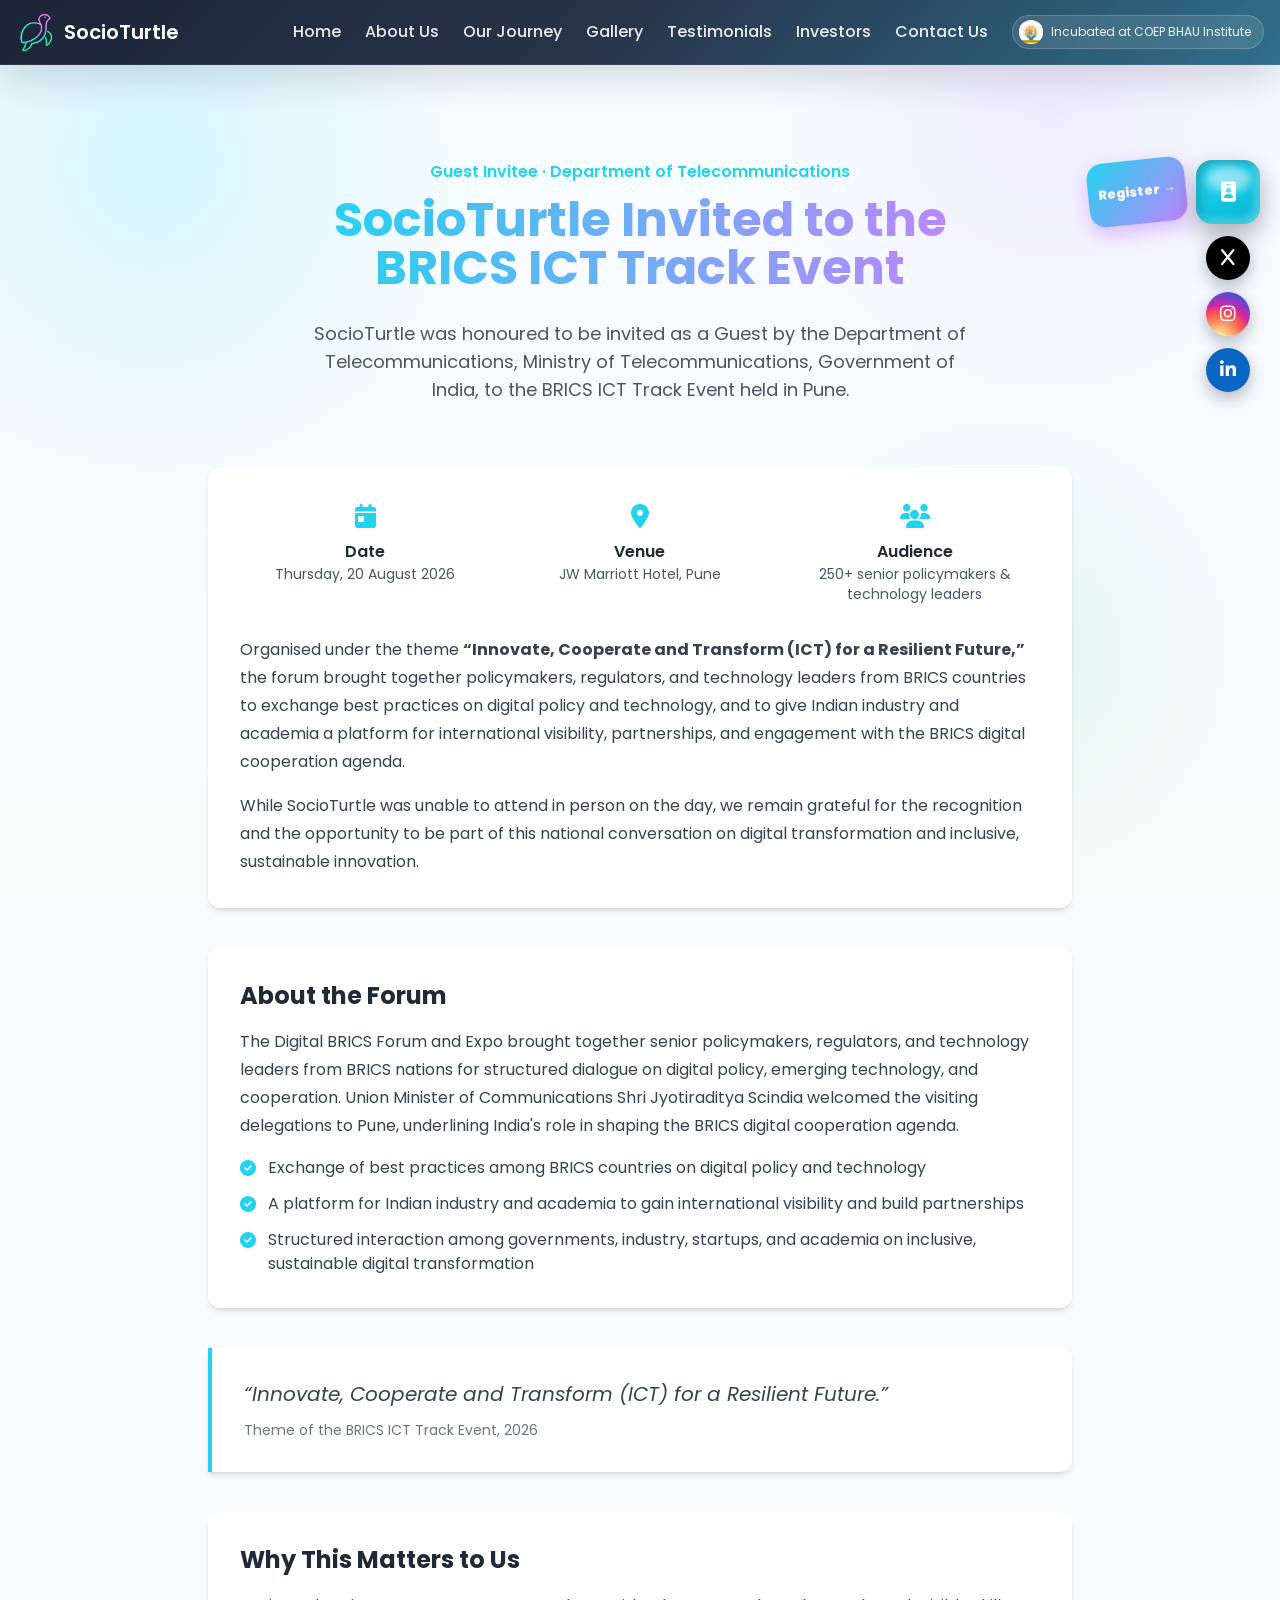
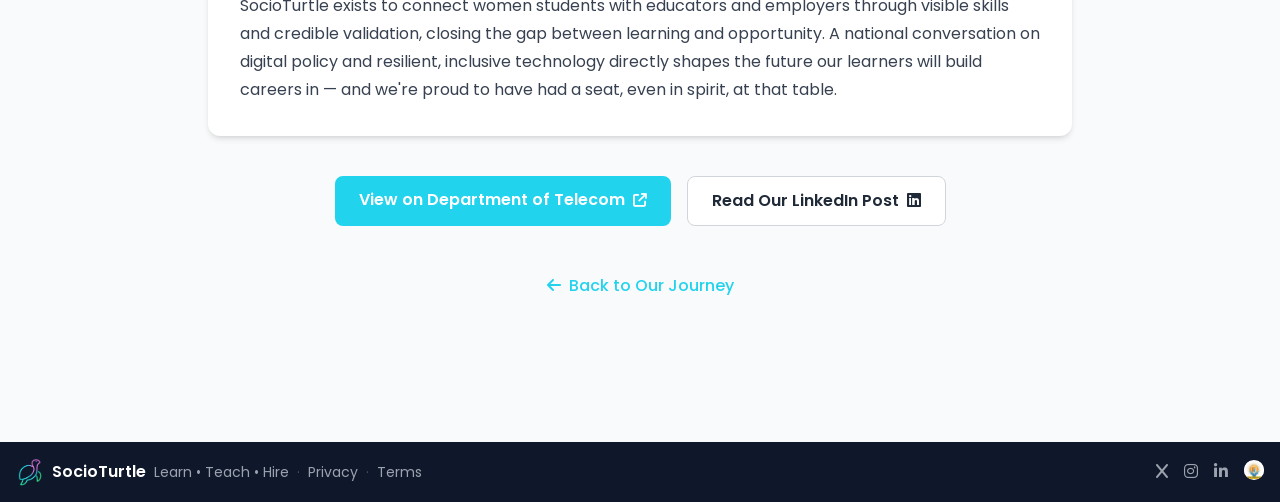
<file: brics.html>
<!DOCTYPE html>
<html lang="en">

<head>
  <meta charset="UTF-8">
  <meta name="viewport" content="width=device-width, initial-scale=1.0">
  <title>SocioTurtle at the BRICS ICT Track Event 2026</title>
  <meta name="description"
    content="SocioTurtle was invited as a Guest by the Department of Telecommunications, Government of India, to the BRICS ICT Track Event in Pune on 20 August 2026.">
  <link rel="canonical" href="https://www.socioturtle.com/brics.html">
  <link rel="icon" type="image/png" href="images/logo_socioturtle.png">

  <meta property="og:type" content="article">
  <meta property="og:title" content="SocioTurtle at the BRICS ICT Track Event 2026">
  <meta property="og:description"
    content="SocioTurtle was invited as a Guest by the Department of Telecommunications, Government of India, to the BRICS ICT Track Event in Pune on 20 August 2026.">
  <meta property="og:url" content="https://www.socioturtle.com/brics.html">
  <meta property="og:image" content="https://www.socioturtle.com/images/og-card.jpg">
  <meta property="og:image:width" content="1200">
  <meta property="og:image:height" content="630">
  <meta property="og:image:alt" content="SocioTurtle: Personalized Career Growth for Women Students. Join the community free.">

  <meta name="twitter:card" content="summary_large_image">
  <meta name="twitter:title" content="SocioTurtle at the BRICS ICT Track Event 2026">
  <meta name="twitter:description"
    content="SocioTurtle was invited as a Guest by the Department of Telecommunications, Government of India, to the BRICS ICT Track Event in Pune on 20 August 2026.">
  <meta name="twitter:image" content="https://www.socioturtle.com/images/og-card.jpg">

  <link rel="preconnect" href="https://fonts.googleapis.com">
  <link rel="preconnect" href="https://fonts.gstatic.com" crossorigin>
  <link rel="stylesheet" href="https://fonts.googleapis.com/css2?family=Poppins:wght@300;400;500;600;700&display=swap">
  <link rel="stylesheet" href="https://cdnjs.cloudflare.com/ajax/libs/font-awesome/6.4.0/css/all.min.css">
  <link rel="stylesheet" href="styles.css">
  <link rel="stylesheet" href="tailwind.css">
</head>

<body class="bg-gray-50 text-gray-800 flex flex-col min-h-screen">
  <a href="#brics-main" class="skip-link">Skip to content</a>

  <!-- Navigation Bar -->
  <header class="site-header fixed w-full z-10">
    <div class="container mx-auto px-4 py-3 flex justify-between items-center">
      <a href="index.html" class="flex items-center space-x-2">
        <img height="138" width="120" src="./images/logo_socioturtle.webp" alt="Socioturtle Logo" class="h-10 w-10 object-contain">
        <span class="text-xl font-semibold text-light">SocioTurtle</span>
      </a>

      <nav class="hidden lg:flex items-center gap-6 whitespace-nowrap" aria-label="Main">
        <a href="index.html" class="nav-link font-medium hover:text-primary">Home</a>
        <a href="about.html" class="nav-link font-medium hover:text-primary">About Us</a>
        <a href="archives.html" class="nav-link font-medium hover:text-primary">Our Journey</a>
        <a href="gallery.html" class="nav-link font-medium hover:text-primary">Gallery</a>
        <a href="testimonials.html" class="nav-link font-medium hover:text-primary">Testimonials</a>
        <a href="investors.html" class="nav-link font-medium hover:text-primary">Investors</a>
        <a href="contact.html" class="nav-link font-medium hover:text-primary">Contact Us</a>
        <a href="https://bhau.org/" target="_blank" rel="noopener noreferrer"
          class="hidden xl:inline-flex items-center gap-2 bg-white/10 border border-white/20 rounded-full pl-1.5 pr-3 py-1 hover:bg-white/20 transition">
          <img src="./images/bhau-institute-logo.webp" alt="" width="96" height="84"
            class="h-6 w-6 rounded-full object-contain bg-white" loading="lazy" decoding="async">
          <span class="text-xs text-white/90">Incubated at COEP BHAU Institute</span>
        </a>
      </nav>

      <button class="lg:hidden text-dark" id="menu-toggle" type="button" aria-label="Menu" aria-expanded="false"
        aria-controls="mobile-menu">
        <i class="fas fa-bars text-xl" aria-hidden="true"></i>
      </button>
    </div>

    <!-- Mobile Menu -->
    <div id="mobile-menu" class="site-mobile-menu hidden lg:hidden">
      <nav class="container mx-auto px-4 py-3 flex flex-col space-y-3" aria-label="Main">
        <a href="index.html" class="nav-link font-medium py-2">Home</a>
        <a href="about.html" class="nav-link font-medium py-2">About Us</a>
        <a href="archives.html" class="nav-link font-medium py-2">Our Journey</a>
        <a href="gallery.html" class="nav-link font-medium py-2">Gallery</a>
        <a href="testimonials.html" class="nav-link font-medium py-2">Testimonials</a>
        <a href="investors.html" class="nav-link font-medium py-2">Investors</a>
        <a href="contact.html" class="nav-link font-medium py-2">Contact Us</a>
      </nav>
    </div>
  </header>

  <!-- Main Content Area -->
  <main id="brics-main" class="pt-28 pb-24 flex-1">
    <div class="container mx-auto px-4 py-12 max-w-4xl">

      <div class="text-center max-w-2xl mx-auto mb-16">
        <p class="text-primary font-semibold mb-3">Guest Invitee &middot; Department of Telecommunications</p>
        <h1 class="text-4xl md:text-5xl font-bold mb-6 leading-snug pb-1">
          SocioTurtle Invited to the <span class="text-primary">BRICS ICT Track Event</span>
        </h1>
        <p class="text-lg text-gray-600">
          SocioTurtle was honoured to be invited as a Guest by the Department of Telecommunications, Ministry of
          Telecommunications, Government of India, to the BRICS ICT Track Event held in Pune.
        </p>
      </div>

      <div class="bg-white rounded-xl shadow-md p-8 mb-10">
        <div class="grid grid-cols-1 sm:grid-cols-3 gap-6 text-center mb-8">
          <div>
            <i class="fas fa-calendar-day text-primary text-2xl mb-2"></i>
            <h3 class="font-semibold">Date</h3>
            <p class="text-sm text-gray-600">Thursday, 20 August 2026</p>
          </div>
          <div>
            <i class="fas fa-location-dot text-primary text-2xl mb-2"></i>
            <h3 class="font-semibold">Venue</h3>
            <p class="text-sm text-gray-600">JW Marriott Hotel, Pune</p>
          </div>
          <div>
            <i class="fas fa-users text-primary text-2xl mb-2"></i>
            <h3 class="font-semibold">Audience</h3>
            <p class="text-sm text-gray-600">250+ senior policymakers &amp; technology leaders</p>
          </div>
        </div>

        <p class="text-gray-700 leading-7 mb-4">
          Organised under the theme <strong>&ldquo;Innovate, Cooperate and Transform (ICT) for a Resilient
            Future,&rdquo;</strong> the forum brought together policymakers, regulators, and technology leaders from
          BRICS countries to exchange best practices on digital policy and technology, and to give Indian industry
          and academia a platform for international visibility, partnerships, and engagement with the BRICS digital
          cooperation agenda.
        </p>
        <p class="text-gray-700 leading-7">
          While SocioTurtle was unable to attend in person on the day, we remain grateful for the recognition and
          the opportunity to be part of this national conversation on digital transformation and inclusive,
          sustainable innovation.
        </p>
      </div>

      <div class="bg-white rounded-xl shadow-md p-8 mb-10">
        <h2 class="text-2xl font-bold mb-4">About the Forum</h2>
        <p class="text-gray-700 leading-7 mb-4">
          The Digital BRICS Forum and Expo brought together senior policymakers, regulators, and technology leaders
          from BRICS nations for structured dialogue on digital policy, emerging technology, and cooperation. Union
          Minister of Communications Shri Jyotiraditya Scindia welcomed the visiting delegations to Pune, underlining
          India's role in shaping the BRICS digital cooperation agenda.
        </p>
        <ul class="space-y-3">
          <li class="flex items-start gap-3">
            <i class="fas fa-circle-check text-primary mt-1"></i>
            <span class="text-gray-700">Exchange of best practices among BRICS countries on digital policy and technology</span>
          </li>
          <li class="flex items-start gap-3">
            <i class="fas fa-circle-check text-primary mt-1"></i>
            <span class="text-gray-700">A platform for Indian industry and academia to gain international visibility and build partnerships</span>
          </li>
          <li class="flex items-start gap-3">
            <i class="fas fa-circle-check text-primary mt-1"></i>
            <span class="text-gray-700">Structured interaction among governments, industry, startups, and academia on inclusive, sustainable digital transformation</span>
          </li>
        </ul>
      </div>

      <blockquote class="border-l-4 border-primary bg-white rounded-r-xl shadow-md p-8 mb-10">
        <p class="text-xl italic text-gray-700 mb-3">
          &ldquo;Innovate, Cooperate and Transform (ICT) for a Resilient Future.&rdquo;
        </p>
        <footer class="text-sm text-gray-500">Theme of the BRICS ICT Track Event, 2026</footer>
      </blockquote>

      <div class="bg-white rounded-xl shadow-md p-8 mb-10">
        <h2 class="text-2xl font-bold mb-4">Why This Matters to Us</h2>
        <p class="text-gray-700 leading-7">
          SocioTurtle exists to connect women students with educators and employers through visible skills and
          credible validation, closing the gap between learning and opportunity. A national conversation on digital
          policy and resilient, inclusive technology directly shapes the future our learners will build careers in
          &mdash; and we're proud to have had a seat, even in spirit, at that table.
        </p>
      </div>

      <div class="flex flex-col sm:flex-row gap-4 justify-center">
        <a href="https://www.dot.gov.in/media/gallerydetail/digital-brics-forum-and-expo-held-at-pune-union-minister-of-communications-shri-jyotiraditya-scindia-welcomed-the-delegations-QTOzQDOtQWa"
          target="_blank" rel="noopener noreferrer"
          class="bg-primary text-white px-6 py-3 rounded-lg font-semibold text-center hover:bg-secondary transition">
          View on Department of Telecom <i class="fas fa-arrow-up-right-from-square ml-1 text-sm"></i>
        </a>
        <a href="https://lnkd.in/p/dhW6Wa2F" target="_blank" rel="noopener noreferrer"
          class="bg-white border border-gray-300 text-gray-800 px-6 py-3 rounded-lg font-semibold text-center hover:border-primary hover:text-primary transition">
          Read Our LinkedIn Post <i class="fab fa-linkedin ml-1"></i>
        </a>
      </div>

      <div class="text-center mt-12">
        <a href="archives.html" class="text-primary font-medium hover:text-secondary">
          <i class="fas fa-arrow-left mr-1" aria-hidden="true"></i> Back to Our Journey
        </a>
      </div>

    </div>
  </main>

  <!-- Footer -->
  <footer class="bg-dark text-white py-4 shadow-lg">
    <div class="container mx-auto px-4 flex flex-col md:flex-row items-center justify-between gap-4">
      <div class="flex items-center space-x-2">
        <img height="138" width="120" src="./images/logo_socioturtle.webp" class="h-7 w-7 object-contain" alt="">
        <span class="font-semibold">SocioTurtle</span>
        <span class="text-gray-400 text-sm hidden md:inline">
          Learn • Teach • Hire
        </span>
        <span class="hidden md:inline-flex items-center gap-2 text-sm">
          <span class="text-gray-600">&middot;</span>
          <a href="privacy.html" class="text-gray-400 hover:text-white">Privacy</a>
          <span class="text-gray-600">&middot;</span>
          <a href="terms.html" class="text-gray-400 hover:text-white">Terms</a>
        </span>
      </div>
      <div class="flex space-x-4 text-gray-400">
        <a href="https://x.com/socioturtle" class="hover:text-white" aria-label="SocioTurtle on X">
          <i class="fab fa-x"></i>
        </a>
        <a href="https://www.instagram.com/socioturtle/" class="hover:text-white" aria-label="SocioTurtle on Instagram">
          <i class="fab fa-instagram"></i>
        </a>
        <a href="https://www.linkedin.com/in/socioturtle/" class="hover:text-white" aria-label="SocioTurtle on LinkedIn">
          <i class="fab fa-linkedin-in"></i>
        </a>
        <a href="https://bhau.org/" target="_blank" rel="noopener noreferrer" title="Incubated at COEP BHAU Institute"
          aria-label="Incubated at COEP BHAU Institute (opens bhau.org)" class="hover:opacity-80">
          <img src="./images/bhau-institute-logo.webp" alt="" width="96" height="84"
            class="h-5 w-5 rounded-full object-contain bg-white" loading="lazy" decoding="async">
        </a>
      </div>
    </div>
  </footer>

  <!-- Floating Action Strip -->
  <div class="fixed top-24 md:top-40 right-3 md:right-5 z-50">

    <!-- Membership Button -->
    <div class="relative mb-3 membership-cta">
      <span class="register-flash-badge hidden sm:inline-flex" aria-hidden="true">Register &rarr;</span>
      <a href="https://forms.gle/Q35893Xg42MVkgYC7" target="_blank" rel="noopener noreferrer"
        class="join-btn jelly-btn flex items-center justify-center relative" aria-label="Register with SocioTurtle (opens in a new tab)" title="Register with SocioTurtle">
        <i class="fas fa-id-badge text-white text-xl" aria-hidden="true"></i>
      </a>
    </div>

    <!-- Social Media Links -->
    <div class="hidden sm:flex flex-col items-center gap-3">
      <a href="https://x.com/socioturtle" target="_blank" rel="noopener noreferrer"
        class="social-float-btn social-x flex items-center justify-center" aria-label="SocioTurtle on X" title="X">
        <i class="fab fa-x text-white text-lg" aria-hidden="true"></i>
      </a>
      <a href="https://www.instagram.com/socioturtle/" target="_blank" rel="noopener noreferrer"
        class="social-float-btn social-instagram flex items-center justify-center" aria-label="SocioTurtle on Instagram" title="Instagram">
        <i class="fab fa-instagram text-white text-lg" aria-hidden="true"></i>
      </a>
      <a href="https://www.linkedin.com/in/socioturtle/" target="_blank" rel="noopener noreferrer"
        class="social-float-btn social-linkedin flex items-center justify-center" aria-label="SocioTurtle on LinkedIn" title="LinkedIn">
        <i class="fab fa-linkedin-in text-white text-lg" aria-hidden="true"></i>
      </a>
    </div>

  </div>
  <script src="nav.js" defer></script>
</body>

</html>
</file>
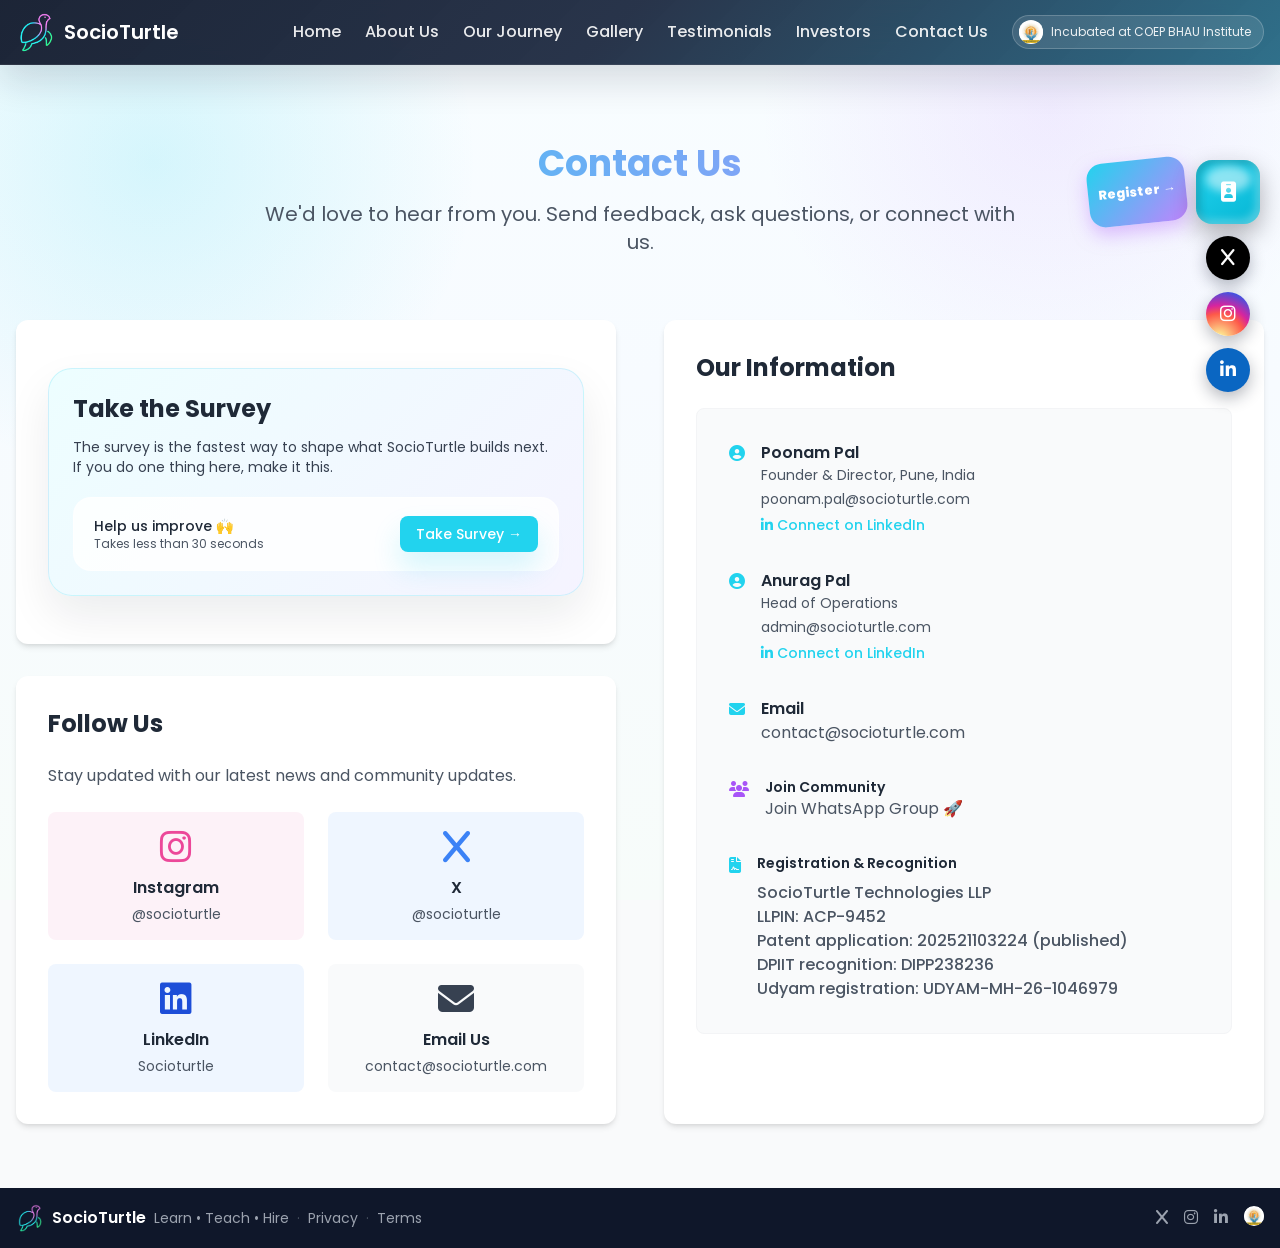
<file: contact.html>
<!DOCTYPE html>
<html lang="en">

<head>
  <meta charset="UTF-8">
  <meta name="viewport" content="width=device-width, initial-scale=1.0">
  <title>Contact SocioTurtle</title>
  <meta name="description"
    content="Get in touch with SocioTurtle in Pune: email, WhatsApp community, social channels, and our quick feedback survey.">
  <link rel="canonical" href="https://www.socioturtle.com/contact.html">
  <link rel="icon" type="image/png" href="images/logo_socioturtle.png">

  <meta property="og:type" content="website">
  <meta property="og:title" content="Contact SocioTurtle">
  <meta property="og:description"
    content="Get in touch with SocioTurtle in Pune: email, WhatsApp community, social channels, and our quick feedback survey.">
  <meta property="og:url" content="https://www.socioturtle.com/contact.html">
  <meta property="og:image" content="https://www.socioturtle.com/images/og-card.jpg">
  <meta property="og:image:width" content="1200">
  <meta property="og:image:height" content="630">
  <meta property="og:image:alt" content="SocioTurtle: Personalized Career Growth for Women Students. Join the community free.">

  <meta name="twitter:card" content="summary_large_image">
  <meta name="twitter:title" content="Contact SocioTurtle">
  <meta name="twitter:description"
    content="Get in touch with SocioTurtle in Pune: email, WhatsApp community, social channels, and our quick feedback survey.">
  <meta name="twitter:image" content="https://www.socioturtle.com/images/og-card.jpg">

  <link rel="preconnect" href="https://fonts.googleapis.com">
  <link rel="preconnect" href="https://fonts.gstatic.com" crossorigin>
  <link rel="stylesheet" href="https://fonts.googleapis.com/css2?family=Poppins:wght@300;400;500;600;700&display=swap">
  <link rel="stylesheet" href="https://cdnjs.cloudflare.com/ajax/libs/font-awesome/6.4.0/css/all.min.css">
  <link rel="stylesheet" href="styles.css">
  <link rel="stylesheet" href="tailwind.css">
</head>

<body class="bg-gray-50 text-gray-800 flex flex-col min-h-screen">
  <a href="#main" class="skip-link">Skip to content</a>

  <!-- Navigation Bar -->
  <header class="site-header fixed w-full z-10">
    <div class="container mx-auto px-4 py-3 flex justify-between items-center">
      <a href="index.html" class="flex items-center space-x-2">
        <img height="138" width="120" src="./images/logo_socioturtle.webp" alt="Socioturtle Logo" class="h-10 w-10 object-contain">
        <span class="text-xl font-semibold text-light">SocioTurtle</span>
      </a>

      <nav class="hidden lg:flex items-center gap-6 whitespace-nowrap" aria-label="Main">
        <a href="index.html" class="nav-link font-medium hover:text-primary">Home</a>
        <a href="about.html" class="nav-link font-medium hover:text-primary">About Us</a>
        <a href="archives.html" class="nav-link font-medium hover:text-primary">Our Journey</a>
        <a href="gallery.html" class="nav-link font-medium hover:text-primary">Gallery</a>
        <a href="testimonials.html" class="nav-link font-medium hover:text-primary">Testimonials</a>
        <a href="investors.html" class="nav-link font-medium hover:text-primary">Investors</a>
        <a href="contact.html" class="nav-link font-medium hover:text-primary" aria-current="page">Contact Us</a>
        <a href="https://bhau.org/" target="_blank" rel="noopener noreferrer"
          class="hidden xl:inline-flex items-center gap-2 bg-white/10 border border-white/20 rounded-full pl-1.5 pr-3 py-1 hover:bg-white/20 transition">
          <img src="./images/bhau-institute-logo.webp" alt="" width="96" height="84"
            class="h-6 w-6 rounded-full object-contain bg-white" loading="lazy" decoding="async">
          <span class="text-xs text-white/90">Incubated at COEP BHAU Institute</span>
        </a>
      </nav>

      <button class="lg:hidden text-dark" id="menu-toggle" type="button" aria-label="Menu" aria-expanded="false"
        aria-controls="mobile-menu">
        <i class="fas fa-bars text-xl" aria-hidden="true"></i>
      </button>
    </div>

    <!-- Mobile Menu -->
    <div id="mobile-menu" class="site-mobile-menu hidden lg:hidden">
      <nav class="container mx-auto px-4 py-3 flex flex-col space-y-3" aria-label="Main">
        <a href="index.html" class="nav-link font-medium py-2">Home</a>
        <a href="about.html" class="nav-link font-medium py-2">About Us</a>
        <a href="archives.html" class="nav-link font-medium py-2">Our Journey</a>
        <a href="gallery.html" class="nav-link font-medium py-2">Gallery</a>
        <a href="testimonials.html" class="nav-link font-medium py-2">Testimonials</a>
        <a href="investors.html" class="nav-link font-medium py-2">Investors</a>
        <a href="contact.html" class="nav-link font-medium py-2" aria-current="page">Contact Us</a>
      </nav>
    </div>
  </header>

  <!-- Main Content Area -->
  <main id="main" class="pt-20 flex-1">
      <div class="container mx-auto px-4 py-16">

        <div class="text-center mb-16">
          <h1 class="text-4xl font-bold mb-4">Contact Us</h1>
          <p class="text-xl text-gray-600 max-w-3xl mx-auto">
            We'd love to hear from you. Send feedback, ask questions, or connect with us.
          </p>
        </div>

        <div class="grid grid-cols-1 lg:grid-cols-2 gap-12 items-stretch">

          <!-- LEFT SIDE -->
          <div class="flex flex-col gap-8 h-full">
            <!-- Feedback Form -->
            <div class="bg-white rounded-xl shadow-md p-8 flex-1">

              <div class="mt-4 mb-4">
                <div class="survey-callout">
                  <h2 class="text-2xl font-bold mb-3">Take the Survey</h2>
                  <p class="text-sm text-gray-700 mb-5">
                    The survey is the fastest way to shape what SocioTurtle builds next. If you do one thing here, make
                    it this.
                  </p>
                  <div class="survey-panel">

                    <div>
                      <p class="text-sm font-medium text-gray-800">
                        Help us improve 🙌
                      </p>
                      <p class="text-xs text-gray-600">
                        Takes less than 30 seconds
                      </p>
                    </div>

                    <a href="https://forms.gle/ANZFyAmjvGzHyo3R7" target="_blank" rel="noopener noreferrer"
                      class="survey-link ml-4 bg-primary text-white text-sm font-medium px-4 py-2 rounded-lg hover:bg-secondary transition whitespace-nowrap">
                      Take Survey →
                    </a>

                  </div>
                </div>
              </div>
            </div>

            <!-- Follow Us -->
            <div class="bg-white rounded-xl shadow-md p-8 flex-1">
              <h2 class="text-2xl font-bold mb-6">Follow Us</h2>

              <p class="text-gray-600">
                Stay updated with our latest news and community updates.
              </p>

              <div class="grid grid-cols-1 sm:grid-cols-2 gap-6 mt-6">
                <!-- Instagram -->
                <a href="https://www.instagram.com/socioturtle/"
                  class="text-center p-4 bg-pink-50 rounded-lg hover:shadow">

                  <div class="text-4xl text-pink-500 mb-2">
                    <i class="fab fa-instagram"></i>
                  </div>

                  <h3 class="font-semibold mb-1">Instagram</h3>
                  <p class="text-sm text-gray-600">@socioturtle</p>

                </a>

                <!-- X -->
                <a href="https://x.com/socioturtle" class="text-center p-4 bg-blue-50 rounded-lg hover:shadow">

                  <div class="text-4xl text-blue-500 mb-2">
                    <i class="fab fa-x"></i>
                  </div>

                  <h3 class="font-semibold mb-1">X</h3>
                  <p class="text-sm text-gray-600">@socioturtle</p>

                </a>

                <!-- LinkedIn -->
                <a href="https://www.linkedin.com/in/socioturtle/"
                  class="text-center p-4 bg-blue-50 rounded-lg hover:shadow">

                  <div class="text-4xl text-blue-700 mb-2">
                    <i class="fab fa-linkedin"></i>
                  </div>

                  <h3 class="font-semibold mb-1">LinkedIn</h3>
                  <p class="text-sm text-gray-600">Socioturtle</p>

                </a>

                <!-- Email -->
                <a href="mailto:contact@socioturtle.com" class="text-center p-4 bg-gray-50 rounded-lg hover:shadow" aria-label="Email SocioTurtle">

                  <div class="text-4xl text-gray-700 mb-2">
                    <i class="fas fa-envelope"></i>
                  </div>

                  <h3 class="font-semibold mb-1">Email Us</h3>
                  <p class="text-sm text-gray-600">contact@socioturtle.com</p>

                </a>

              </div>

            </div>

          </div>

          <!-- RIGHT SIDE -->
          <div class="flex flex-col gap-8 h-full">
            <!-- Our Information -->
            <div class="bg-white rounded-xl shadow-md p-8 flex-1">
              <h2 class="text-2xl font-bold mb-6">Our Information</h2>
              <div class="space-y-8 bg-gray-50 border border-gray-100 rounded-lg p-4 sm:p-8">
                <!-- Founder -->
                <div class="flex items-start">
                  <i class="fas fa-user-circle text-primary mt-1 mr-4" aria-hidden="true"></i>
                  <div>
                    <h3 class="font-semibold">Poonam Pal</h3>
                    <p class="text-gray-600 text-sm mb-1">Founder &amp; Director, Pune, India</p>
                    <a href="mailto:poonam.pal@socioturtle.com" class="text-gray-600 hover:text-primary text-sm block mb-1">poonam.pal@socioturtle.com</a>
                    <a href="https://www.linkedin.com/in/poonampalz" target="_blank" rel="noopener noreferrer"
                      class="text-primary hover:text-secondary text-sm font-medium">
                      <i class="fab fa-linkedin-in mr-1" aria-hidden="true"></i>Connect on LinkedIn
                    </a>
                  </div>
                </div>
                <!-- Head of Operations -->
                <div class="flex items-start">
                  <i class="fas fa-user-circle text-primary mt-1 mr-4" aria-hidden="true"></i>
                  <div>
                    <h3 class="font-semibold">Anurag Pal</h3>
                    <p class="text-gray-600 text-sm mb-1">Head of Operations</p>
                    <a href="mailto:admin@socioturtle.com" class="text-gray-600 hover:text-primary text-sm block mb-1">admin@socioturtle.com</a>
                    <a href="https://www.linkedin.com/in/anurag-pal-593861b1/" target="_blank" rel="noopener noreferrer"
                      class="text-primary hover:text-secondary text-sm font-medium">
                      <i class="fab fa-linkedin-in mr-1" aria-hidden="true"></i>Connect on LinkedIn
                    </a>
                  </div>
                </div>
                <div class="flex items-start">
                  <i class="fas fa-envelope text-primary mt-1 mr-4"></i>
                  <div>
                    <h3 class="font-semibold">Email</h3>
                    <a href="mailto:contact@socioturtle.com" class="text-gray-600 hover:text-primary">contact@socioturtle.com</a>
                  </div>
                </div>
                <!-- WhatsApp Group -->
                <div class="flex items-start">
                  <i class="fas fa-users text-purple-500 mt-1 mr-4"></i>
                  <div>
                    <h3 class="font-semibold text-sm">Join Community</h3>
                    <a href="https://chat.whatsapp.com/KrPu6XxkGOnK53jI1gMogB?mode=gi_t" target="_blank" rel="noopener noreferrer"
                      class="text-gray-600 hover:text-primary">
                      Join WhatsApp Group 🚀
                    </a>
                  </div>
                </div>
                <!-- Registration & Recognition -->
                <div class="flex items-start">
                  <i class="fas fa-file-contract text-primary mt-1 mr-4"></i>
                  <div>
                    <h3 class="font-semibold text-sm mb-2">Registration &amp; Recognition</h3>
                    <p class="text-gray-600 font-medium">
                      SocioTurtle Technologies LLP<br>
                      LLPIN: ACP-9452<br>
                      Patent application: 202521103224 (published)<br>
                      DPIIT recognition: DIPP238236<br>
                      Udyam registration: UDYAM-MH-26-1046979
                    </p>
                  </div>
                </div>
              </div>
            </div>
          </div>

        </div>
      </div>
  </main>

  <!-- Footer -->
  <footer class="bg-dark text-white py-4 shadow-lg">
    <div class="container mx-auto px-4 flex flex-col md:flex-row items-center justify-between gap-4">
      <div class="flex items-center space-x-2">
        <img height="138" width="120" src="./images/logo_socioturtle.webp" class="h-7 w-7 object-contain" alt="">
        <span class="font-semibold">SocioTurtle</span>
        <span class="text-gray-400 text-sm hidden md:inline">
          Learn • Teach • Hire
        </span>
        <span class="hidden md:inline-flex items-center gap-2 text-sm">
          <span class="text-gray-600">&middot;</span>
          <a href="privacy.html" class="text-gray-400 hover:text-white">Privacy</a>
          <span class="text-gray-600">&middot;</span>
          <a href="terms.html" class="text-gray-400 hover:text-white">Terms</a>
        </span>
      </div>
      <div class="flex space-x-4 text-gray-400">
        <a href="https://x.com/socioturtle" class="hover:text-white" aria-label="SocioTurtle on X">
          <i class="fab fa-x"></i>
        </a>
        <a href="https://www.instagram.com/socioturtle/" class="hover:text-white" aria-label="SocioTurtle on Instagram">
          <i class="fab fa-instagram"></i>
        </a>
        <a href="https://www.linkedin.com/in/socioturtle/" class="hover:text-white" aria-label="SocioTurtle on LinkedIn">
          <i class="fab fa-linkedin-in"></i>
        </a>
        <a href="https://bhau.org/" target="_blank" rel="noopener noreferrer" title="Incubated at COEP BHAU Institute"
          aria-label="Incubated at COEP BHAU Institute (opens bhau.org)" class="hover:opacity-80">
          <img src="./images/bhau-institute-logo.webp" alt="" width="96" height="84"
            class="h-5 w-5 rounded-full object-contain bg-white" loading="lazy" decoding="async">
        </a>
      </div>
    </div>
  </footer>

  <!-- Floating Action Strip -->
  <div class="fixed top-24 md:top-40 right-3 md:right-5 z-50">

    <!-- Membership Button -->
    <div class="relative mb-3 membership-cta">
      <span class="register-flash-badge hidden sm:inline-flex" aria-hidden="true">Register &rarr;</span>
      <a href="https://forms.gle/Q35893Xg42MVkgYC7" target="_blank" rel="noopener noreferrer"
        class="join-btn jelly-btn flex items-center justify-center relative" aria-label="Register with SocioTurtle (opens in a new tab)" title="Register with SocioTurtle">
        <i class="fas fa-id-badge text-white text-xl" aria-hidden="true"></i>
      </a>
    </div>

    <!-- Social Media Links -->
    <div class="hidden sm:flex flex-col items-center gap-3">
      <a href="https://x.com/socioturtle" target="_blank" rel="noopener noreferrer"
        class="social-float-btn social-x flex items-center justify-center" aria-label="SocioTurtle on X" title="X">
        <i class="fab fa-x text-white text-lg" aria-hidden="true"></i>
      </a>
      <a href="https://www.instagram.com/socioturtle/" target="_blank" rel="noopener noreferrer"
        class="social-float-btn social-instagram flex items-center justify-center" aria-label="SocioTurtle on Instagram" title="Instagram">
        <i class="fab fa-instagram text-white text-lg" aria-hidden="true"></i>
      </a>
      <a href="https://www.linkedin.com/in/socioturtle/" target="_blank" rel="noopener noreferrer"
        class="social-float-btn social-linkedin flex items-center justify-center" aria-label="SocioTurtle on LinkedIn" title="LinkedIn">
        <i class="fab fa-linkedin-in text-white text-lg" aria-hidden="true"></i>
      </a>
    </div>

  </div>
  <script src="nav.js" defer></script>
</body>

</html>
</file>
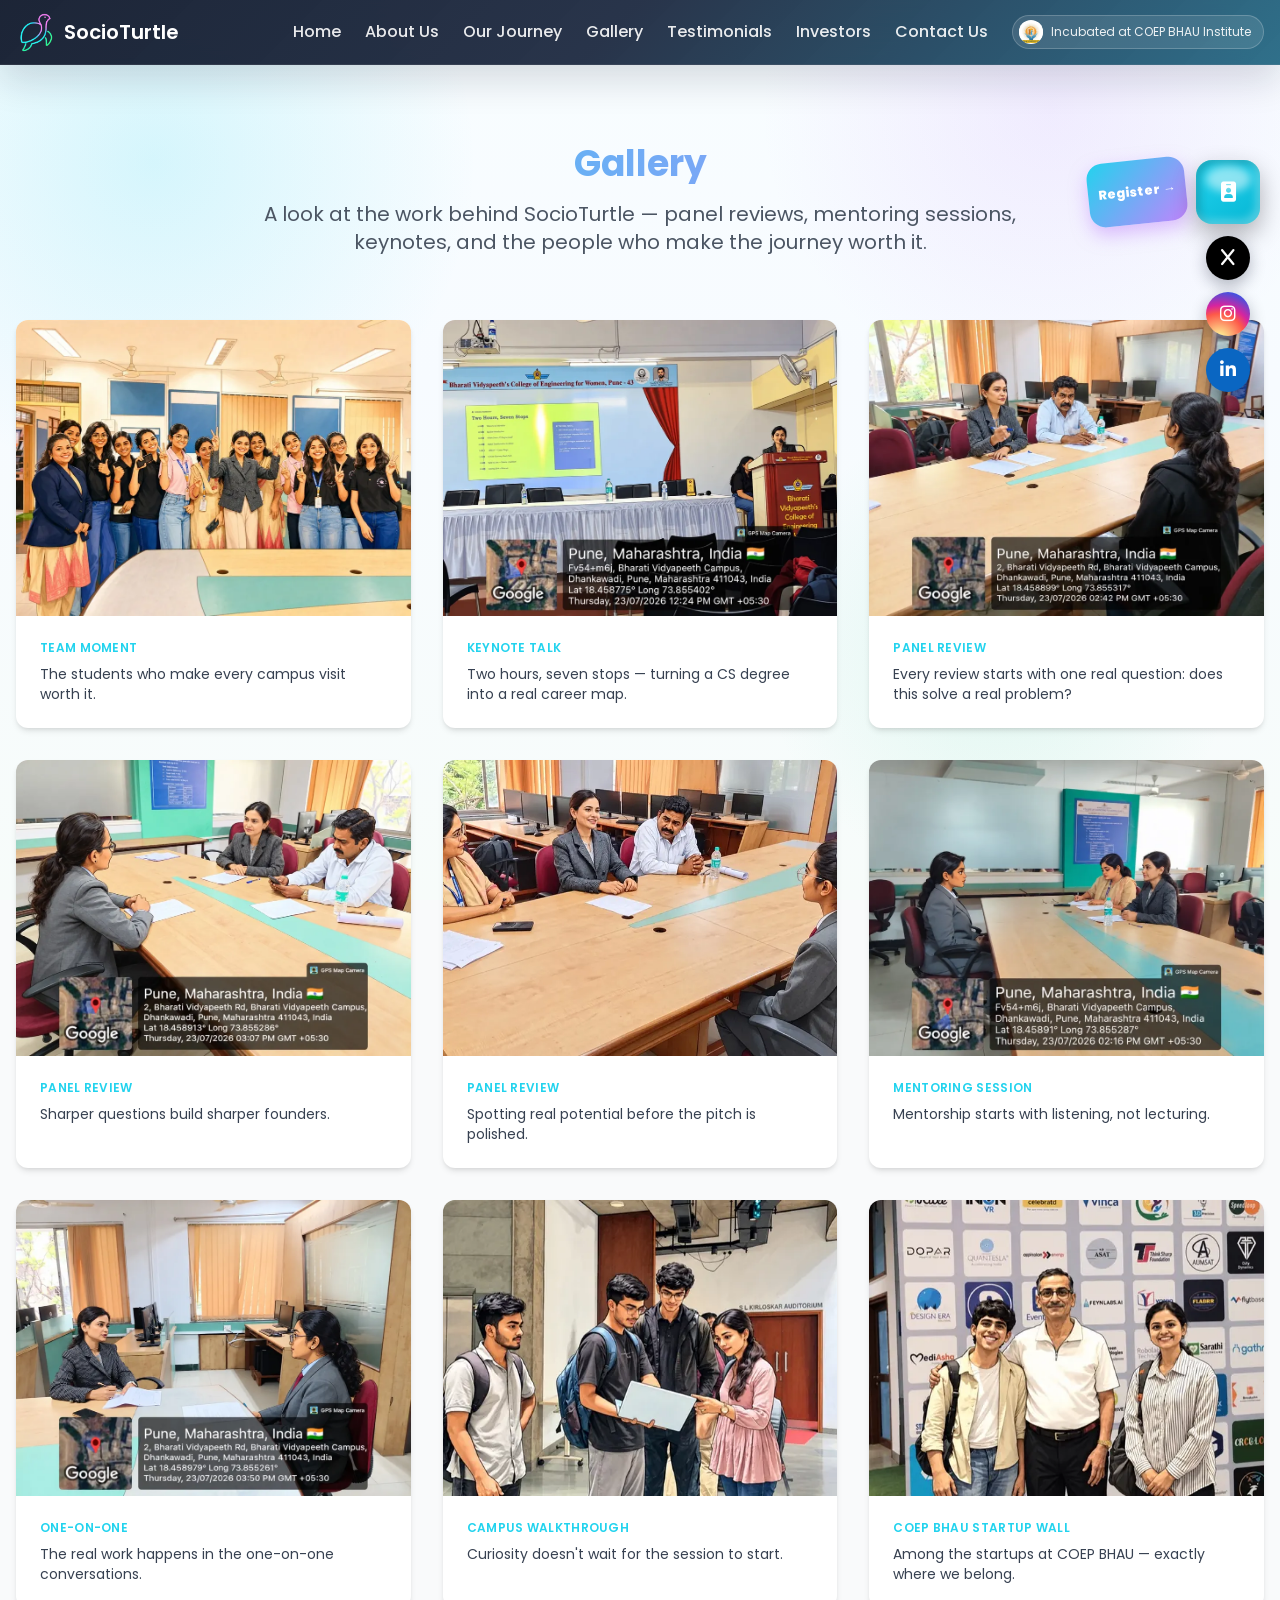
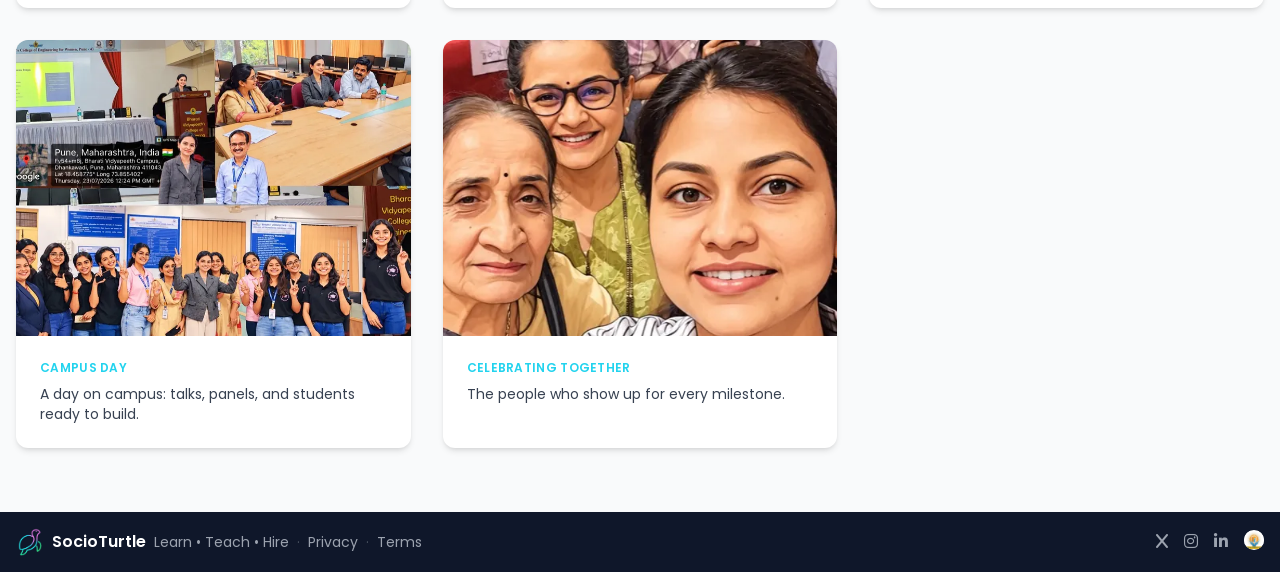
<file: gallery.html>
<!DOCTYPE html>
<html lang="en">

<head>
  <meta charset="UTF-8">
  <meta name="viewport" content="width=device-width, initial-scale=1.0">
  <title>Gallery — SocioTurtle Campus Sessions and Mentoring</title>
  <meta name="description"
    content="Photos from SocioTurtle keynotes, panel reviews, and one-on-one mentoring sessions with women engineering students in Pune.">
  <link rel="canonical" href="https://www.socioturtle.com/gallery.html">
  <link rel="icon" type="image/png" href="images/logo_socioturtle.png">

  <meta property="og:type" content="website">
  <meta property="og:title" content="Gallery — SocioTurtle Campus Sessions and Mentoring">
  <meta property="og:description"
    content="Photos from SocioTurtle keynotes, panel reviews, and one-on-one mentoring sessions with women engineering students in Pune.">
  <meta property="og:url" content="https://www.socioturtle.com/gallery.html">
  <meta property="og:image" content="https://www.socioturtle.com/images/og-card.jpg">
  <meta property="og:image:width" content="1200">
  <meta property="og:image:height" content="630">
  <meta property="og:image:alt" content="SocioTurtle: Personalized Career Growth for Women Students. Join the community free.">

  <meta name="twitter:card" content="summary_large_image">
  <meta name="twitter:title" content="Gallery — SocioTurtle Campus Sessions and Mentoring">
  <meta name="twitter:description"
    content="Photos from SocioTurtle keynotes, panel reviews, and one-on-one mentoring sessions with women engineering students in Pune.">
  <meta name="twitter:image" content="https://www.socioturtle.com/images/og-card.jpg">

  <link rel="preconnect" href="https://fonts.googleapis.com">
  <link rel="preconnect" href="https://fonts.gstatic.com" crossorigin>
  <link rel="stylesheet" href="https://fonts.googleapis.com/css2?family=Poppins:wght@300;400;500;600;700&display=swap">
  <link rel="stylesheet" href="https://cdnjs.cloudflare.com/ajax/libs/font-awesome/6.4.0/css/all.min.css">
  <link rel="stylesheet" href="styles.css">
  <link rel="stylesheet" href="tailwind.css">
</head>

<body class="bg-gray-50 text-gray-800 flex flex-col min-h-screen">
  <a href="#main" class="skip-link">Skip to content</a>

  <!-- Navigation Bar -->
  <header class="site-header fixed w-full z-10">
    <div class="container mx-auto px-4 py-3 flex justify-between items-center">
      <a href="index.html" class="flex items-center space-x-2">
        <img height="138" width="120" src="./images/logo_socioturtle.webp" alt="Socioturtle Logo" class="h-10 w-10 object-contain">
        <span class="text-xl font-semibold text-light">SocioTurtle</span>
      </a>

      <nav class="hidden lg:flex items-center gap-6 whitespace-nowrap" aria-label="Main">
        <a href="index.html" class="nav-link font-medium hover:text-primary">Home</a>
        <a href="about.html" class="nav-link font-medium hover:text-primary">About Us</a>
        <a href="archives.html" class="nav-link font-medium hover:text-primary">Our Journey</a>
        <a href="gallery.html" class="nav-link font-medium hover:text-primary" aria-current="page">Gallery</a>
        <a href="testimonials.html" class="nav-link font-medium hover:text-primary">Testimonials</a>
        <a href="investors.html" class="nav-link font-medium hover:text-primary">Investors</a>
        <a href="contact.html" class="nav-link font-medium hover:text-primary">Contact Us</a>
        <a href="https://bhau.org/" target="_blank" rel="noopener noreferrer"
          class="hidden xl:inline-flex items-center gap-2 bg-white/10 border border-white/20 rounded-full pl-1.5 pr-3 py-1 hover:bg-white/20 transition">
          <img src="./images/bhau-institute-logo.webp" alt="" width="96" height="84"
            class="h-6 w-6 rounded-full object-contain bg-white" loading="lazy" decoding="async">
          <span class="text-xs text-white/90">Incubated at COEP BHAU Institute</span>
        </a>
      </nav>

      <button class="lg:hidden text-dark" id="menu-toggle" type="button" aria-label="Menu" aria-expanded="false"
        aria-controls="mobile-menu">
        <i class="fas fa-bars text-xl" aria-hidden="true"></i>
      </button>
    </div>

    <!-- Mobile Menu -->
    <div id="mobile-menu" class="site-mobile-menu hidden lg:hidden">
      <nav class="container mx-auto px-4 py-3 flex flex-col space-y-3" aria-label="Main">
        <a href="index.html" class="nav-link font-medium py-2">Home</a>
        <a href="about.html" class="nav-link font-medium py-2">About Us</a>
        <a href="archives.html" class="nav-link font-medium py-2">Our Journey</a>
        <a href="gallery.html" class="nav-link font-medium py-2" aria-current="page">Gallery</a>
        <a href="testimonials.html" class="nav-link font-medium py-2">Testimonials</a>
        <a href="investors.html" class="nav-link font-medium py-2">Investors</a>
        <a href="contact.html" class="nav-link font-medium py-2">Contact Us</a>
      </nav>
    </div>
  </header>

  <!-- Main Content Area -->
  <main id="main" class="pt-20 flex-1">
      <div class="container mx-auto px-4 py-16">
        <div class="text-center mb-16">
          <h1 class="text-4xl font-bold mb-4">Gallery</h1>
          <p class="text-xl text-gray-600 max-w-3xl mx-auto">
            A look at the work behind SocioTurtle — panel reviews, mentoring sessions, keynotes, and the people who
            make the journey worth it.
          </p>
        </div>

        <div class="grid grid-cols-1 sm:grid-cols-2 lg:grid-cols-3 gap-8">

          <div class="bg-white rounded-xl shadow-md overflow-hidden hover:shadow-lg transition">
            <img src="./images/gallery/bvp-team.webp"
              alt="Group photo with a team of students making peace signs in a classroom"
              width="900" height="675" class="w-full aspect-[4/3] object-cover" loading="lazy" decoding="async">
            <div class="p-6">
              <p class="text-xs font-semibold text-primary uppercase tracking-wide mb-2">Team Moment</p>
              <p class="text-gray-700 text-sm">The students who make every campus visit worth it.</p>
            </div>
          </div>

          <div class="bg-white rounded-xl shadow-md overflow-hidden hover:shadow-lg transition">
            <img src="./images/gallery/bvp6.webp"
              alt="Speaking at a podium during a keynote session titled Two Hours, Seven Stops at Bharati Vidyapeeth's College of Engineering for Women, Pune"
              width="900" height="675" class="w-full aspect-[4/3] object-cover" loading="lazy" decoding="async">
            <div class="p-6">
              <p class="text-xs font-semibold text-primary uppercase tracking-wide mb-2">Keynote Talk</p>
              <p class="text-gray-700 text-sm">Two hours, seven stops — turning a CS degree into a real career map.</p>
            </div>
          </div>

          <div class="bg-white rounded-xl shadow-md overflow-hidden hover:shadow-lg transition">
            <img src="./images/gallery/bvp1.webp"
              alt="Reviewing a student's project with fellow panelists at Bharati Vidyapeeth's College of Engineering for Women, Pune"
              width="900" height="675" class="w-full aspect-[4/3] object-cover" loading="lazy" decoding="async">
            <div class="p-6">
              <p class="text-xs font-semibold text-primary uppercase tracking-wide mb-2">Panel Review</p>
              <p class="text-gray-700 text-sm">Every review starts with one real question: does this solve a real
                problem?</p>
            </div>
          </div>

          <div class="bg-white rounded-xl shadow-md overflow-hidden hover:shadow-lg transition">
            <img src="./images/gallery/bvp2.webp"
              alt="Discussing a student project proposal during a panel review session"
              width="900" height="675" class="w-full aspect-[4/3] object-cover" loading="lazy" decoding="async">
            <div class="p-6">
              <p class="text-xs font-semibold text-primary uppercase tracking-wide mb-2">Panel Review</p>
              <p class="text-gray-700 text-sm">Sharper questions build sharper founders.</p>
            </div>
          </div>

          <div class="bg-white rounded-xl shadow-md overflow-hidden hover:shadow-lg transition">
            <img src="./images/gallery/bvp3.webp" alt="Panel of reviewers listening to a student present her project"
              width="900" height="506" class="w-full aspect-[4/3] object-cover" loading="lazy" decoding="async">
            <div class="p-6">
              <p class="text-xs font-semibold text-primary uppercase tracking-wide mb-2">Panel Review</p>
              <p class="text-gray-700 text-sm">Spotting real potential before the pitch is polished.</p>
            </div>
          </div>

          <div class="bg-white rounded-xl shadow-md overflow-hidden hover:shadow-lg transition">
            <img src="./images/gallery/bvp4.webp"
              alt="One-on-one mentoring conversation with a student at the College of Engineering for Women, Pune"
              width="900" height="675" class="w-full aspect-[4/3] object-cover" loading="lazy" decoding="async">
            <div class="p-6">
              <p class="text-xs font-semibold text-primary uppercase tracking-wide mb-2">Mentoring Session</p>
              <p class="text-gray-700 text-sm">Mentorship starts with listening, not lecturing.</p>
            </div>
          </div>

          <div class="bg-white rounded-xl shadow-md overflow-hidden hover:shadow-lg transition">
            <img src="./images/gallery/bvp5.webp"
              alt="Sitting down for a one-on-one discussion with a student in an office setting"
              width="900" height="675" class="w-full aspect-[4/3] object-cover" loading="lazy" decoding="async">
            <div class="p-6">
              <p class="text-xs font-semibold text-primary uppercase tracking-wide mb-2">One-on-One</p>
              <p class="text-gray-700 text-sm">The real work happens in the one-on-one conversations.</p>
            </div>
          </div>

          <div class="bg-white rounded-xl shadow-md overflow-hidden hover:shadow-lg transition">
            <img src="./images/gallery/cbhau1.webp"
              alt="Students showing a laptop screen near the S L Kirloskar Auditorium"
              width="900" height="404" class="w-full aspect-[4/3] object-cover" loading="lazy" decoding="async">
            <div class="p-6">
              <p class="text-xs font-semibold text-primary uppercase tracking-wide mb-2">Campus Walkthrough</p>
              <p class="text-gray-700 text-sm">Curiosity doesn't wait for the session to start.</p>
            </div>
          </div>

          <div class="bg-white rounded-xl shadow-md overflow-hidden hover:shadow-lg transition">
            <img src="./images/gallery/cbhau2.webp"
              alt="Standing in front of a wall of startup logos at COEP BHAU Institute" width="900" height="404"
              class="w-full aspect-[4/3] object-cover" loading="lazy" decoding="async">
            <div class="p-6">
              <p class="text-xs font-semibold text-primary uppercase tracking-wide mb-2">COEP BHAU Startup Wall</p>
              <p class="text-gray-700 text-sm">Among the startups at COEP BHAU — exactly where we belong.</p>
            </div>
          </div>

          <div class="bg-white rounded-xl shadow-md overflow-hidden hover:shadow-lg transition">
            <img src="./images/gallery/bvp7.webp"
              alt="Collage of moments from a campus visit, including a keynote talk, a panel discussion, and group photos with students"
              width="900" height="569" class="w-full aspect-[4/3] object-cover" loading="lazy" decoding="async">
            <div class="p-6">
              <p class="text-xs font-semibold text-primary uppercase tracking-wide mb-2">Campus Day</p>
              <p class="text-gray-700 text-sm">A day on campus: talks, panels, and students ready to build.</p>
            </div>
          </div>

          <div class="bg-white rounded-xl shadow-md overflow-hidden hover:shadow-lg transition">
            <img src="./images/gallery/cbhau3.webp" alt="Selfie with family in an auditorium full of attendees"
              width="494" height="1100" class="w-full aspect-[4/3] object-cover" loading="lazy" decoding="async">
            <div class="p-6">
              <p class="text-xs font-semibold text-primary uppercase tracking-wide mb-2">Celebrating Together</p>
              <p class="text-gray-700 text-sm">The people who show up for every milestone.</p>
            </div>
          </div>

        </div>
      </div>
  </main>

  <!-- Footer -->
  <footer class="bg-dark text-white py-4 shadow-lg">
    <div class="container mx-auto px-4 flex flex-col md:flex-row items-center justify-between gap-4">
      <div class="flex items-center space-x-2">
        <img height="138" width="120" src="./images/logo_socioturtle.webp" class="h-7 w-7 object-contain" alt="">
        <span class="font-semibold">SocioTurtle</span>
        <span class="text-gray-400 text-sm hidden md:inline">
          Learn • Teach • Hire
        </span>
        <span class="hidden md:inline-flex items-center gap-2 text-sm">
          <span class="text-gray-600">&middot;</span>
          <a href="privacy.html" class="text-gray-400 hover:text-white">Privacy</a>
          <span class="text-gray-600">&middot;</span>
          <a href="terms.html" class="text-gray-400 hover:text-white">Terms</a>
        </span>
      </div>
      <div class="flex space-x-4 text-gray-400">
        <a href="https://x.com/socioturtle" class="hover:text-white" aria-label="SocioTurtle on X">
          <i class="fab fa-x"></i>
        </a>
        <a href="https://www.instagram.com/socioturtle/" class="hover:text-white" aria-label="SocioTurtle on Instagram">
          <i class="fab fa-instagram"></i>
        </a>
        <a href="https://www.linkedin.com/in/socioturtle/" class="hover:text-white" aria-label="SocioTurtle on LinkedIn">
          <i class="fab fa-linkedin-in"></i>
        </a>
        <a href="https://bhau.org/" target="_blank" rel="noopener noreferrer" title="Incubated at COEP BHAU Institute"
          aria-label="Incubated at COEP BHAU Institute (opens bhau.org)" class="hover:opacity-80">
          <img src="./images/bhau-institute-logo.webp" alt="" width="96" height="84"
            class="h-5 w-5 rounded-full object-contain bg-white" loading="lazy" decoding="async">
        </a>
      </div>
    </div>
  </footer>

  <!-- Floating Action Strip -->
  <div class="fixed top-24 md:top-40 right-3 md:right-5 z-50">

    <!-- Membership Button -->
    <div class="relative mb-3 membership-cta">
      <span class="register-flash-badge hidden sm:inline-flex" aria-hidden="true">Register &rarr;</span>
      <a href="https://forms.gle/Q35893Xg42MVkgYC7" target="_blank" rel="noopener noreferrer"
        class="join-btn jelly-btn flex items-center justify-center relative" aria-label="Register with SocioTurtle (opens in a new tab)" title="Register with SocioTurtle">
        <i class="fas fa-id-badge text-white text-xl" aria-hidden="true"></i>
      </a>
    </div>

    <!-- Social Media Links -->
    <div class="hidden sm:flex flex-col items-center gap-3">
      <a href="https://x.com/socioturtle" target="_blank" rel="noopener noreferrer"
        class="social-float-btn social-x flex items-center justify-center" aria-label="SocioTurtle on X" title="X">
        <i class="fab fa-x text-white text-lg" aria-hidden="true"></i>
      </a>
      <a href="https://www.instagram.com/socioturtle/" target="_blank" rel="noopener noreferrer"
        class="social-float-btn social-instagram flex items-center justify-center" aria-label="SocioTurtle on Instagram" title="Instagram">
        <i class="fab fa-instagram text-white text-lg" aria-hidden="true"></i>
      </a>
      <a href="https://www.linkedin.com/in/socioturtle/" target="_blank" rel="noopener noreferrer"
        class="social-float-btn social-linkedin flex items-center justify-center" aria-label="SocioTurtle on LinkedIn" title="LinkedIn">
        <i class="fab fa-linkedin-in text-white text-lg" aria-hidden="true"></i>
      </a>
    </div>

  </div>
  <script src="nav.js" defer></script>
</body>

</html>
</file>
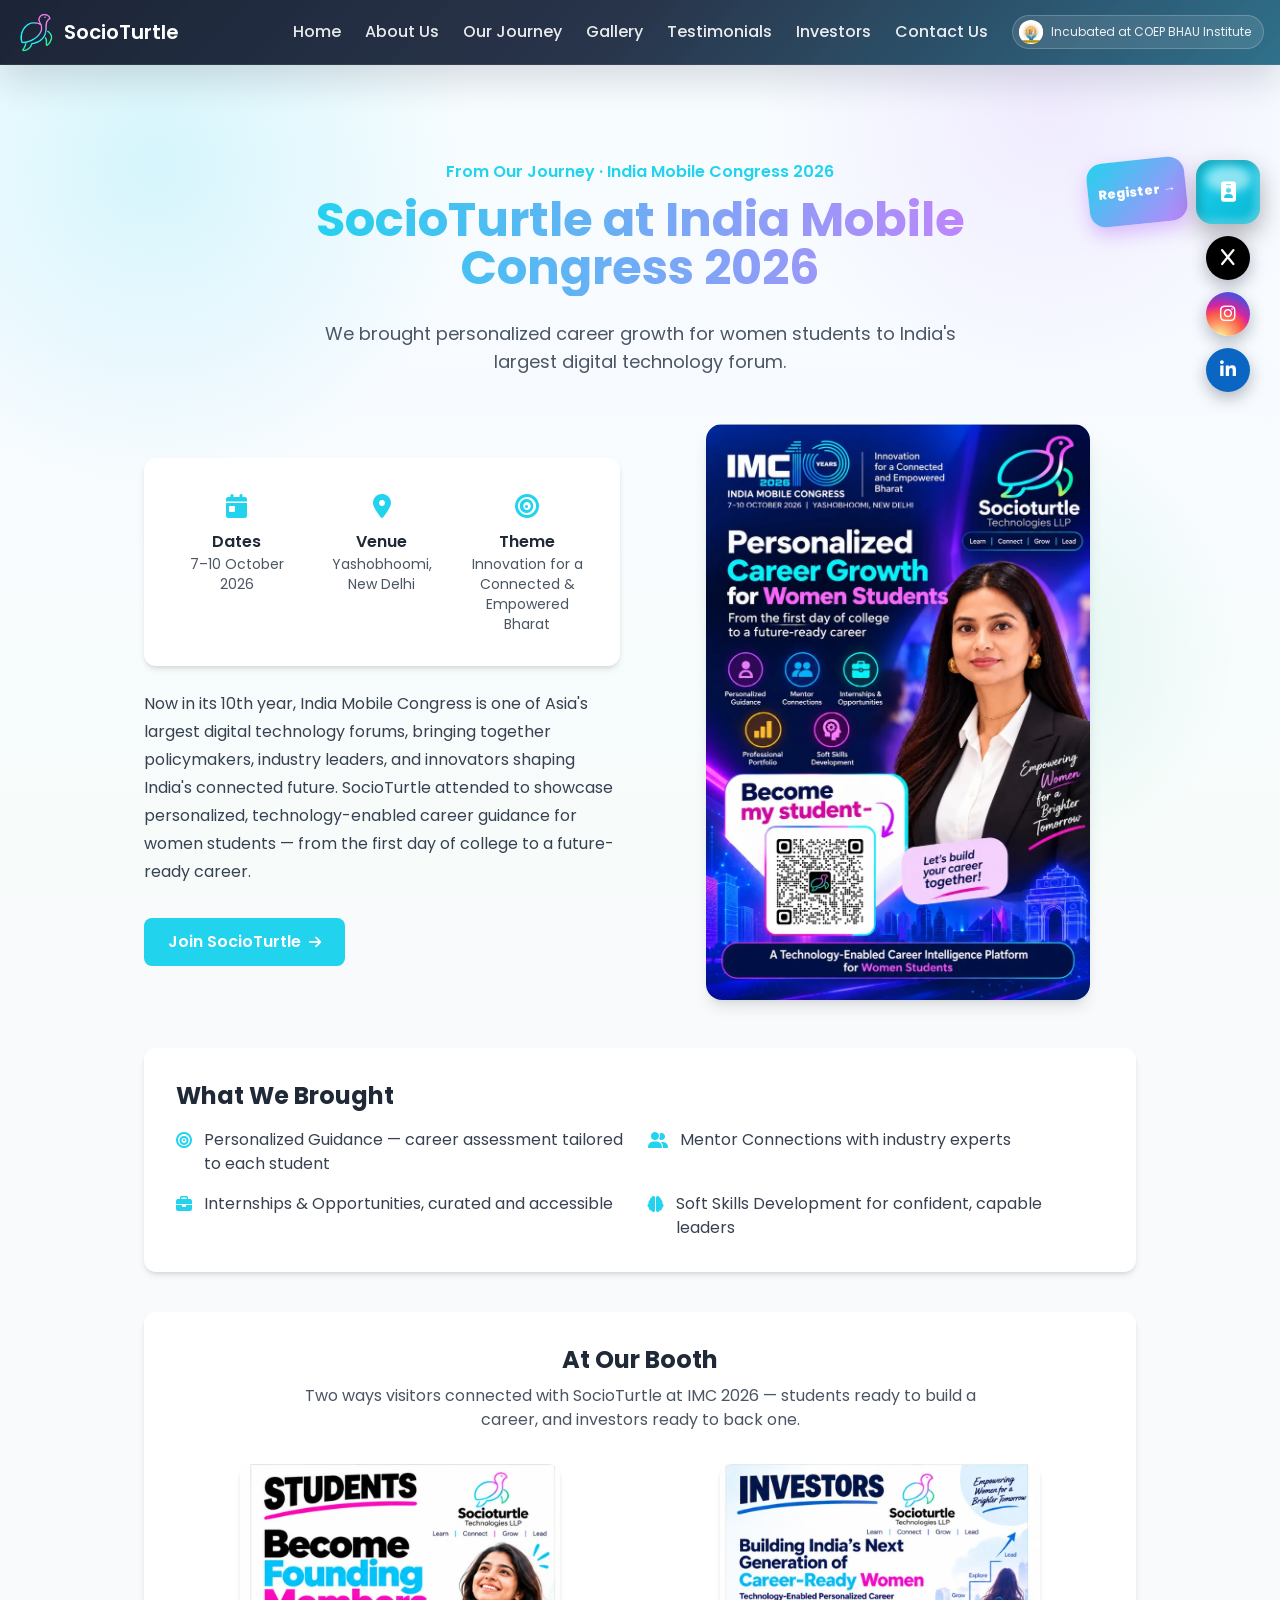
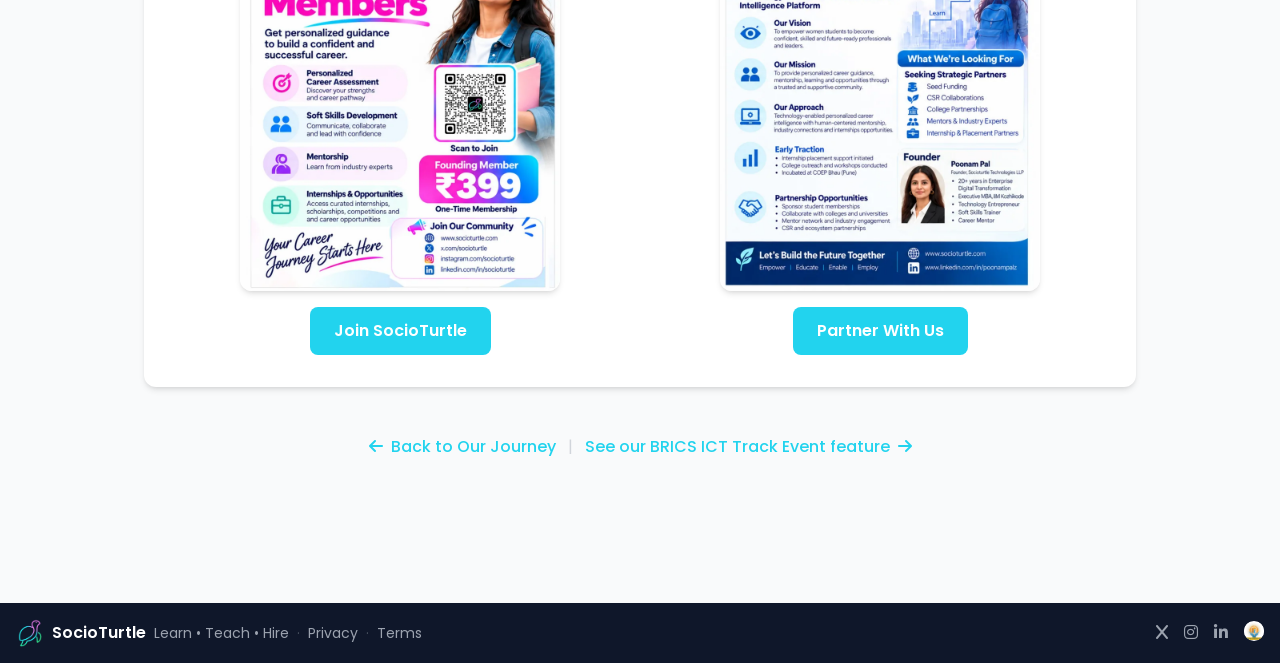
<file: imc.html>
<!DOCTYPE html>
<html lang="en">

<head>
  <meta charset="UTF-8">
  <meta name="viewport" content="width=device-width, initial-scale=1.0">
  <title>SocioTurtle at India Mobile Congress 2026</title>
  <meta name="description"
    content="SocioTurtle attended India Mobile Congress 2026 (IMC 10 Years), 7-10 October at Yashobhoomi, New Delhi, bringing personalized career growth for women students to the national stage.">
  <link rel="canonical" href="https://www.socioturtle.com/imc.html">
  <link rel="icon" type="image/png" href="images/logo_socioturtle.png">

  <meta property="og:type" content="article">
  <meta property="og:title" content="SocioTurtle at India Mobile Congress 2026">
  <meta property="og:description"
    content="SocioTurtle attended India Mobile Congress 2026 (IMC 10 Years), 7-10 October at Yashobhoomi, New Delhi, bringing personalized career growth for women students to the national stage.">
  <meta property="og:url" content="https://www.socioturtle.com/imc.html">
  <meta property="og:image" content="https://www.socioturtle.com/images/imc/poster.jpg">

  <meta name="twitter:card" content="summary_large_image">
  <meta name="twitter:title" content="SocioTurtle at India Mobile Congress 2026">
  <meta name="twitter:description"
    content="SocioTurtle attended India Mobile Congress 2026 (IMC 10 Years), 7-10 October at Yashobhoomi, New Delhi, bringing personalized career growth for women students to the national stage.">
  <meta name="twitter:image" content="https://www.socioturtle.com/images/imc/poster.jpg">

  <link rel="preconnect" href="https://fonts.googleapis.com">
  <link rel="preconnect" href="https://fonts.gstatic.com" crossorigin>
  <link rel="stylesheet" href="https://fonts.googleapis.com/css2?family=Poppins:wght@300;400;500;600;700&display=swap">
  <link rel="stylesheet" href="https://cdnjs.cloudflare.com/ajax/libs/font-awesome/6.4.0/css/all.min.css">
  <link rel="stylesheet" href="styles.css">
  <link rel="stylesheet" href="tailwind.css">
</head>

<body class="bg-gray-50 text-gray-800 flex flex-col min-h-screen">
  <a href="#imc-main" class="skip-link">Skip to content</a>

  <!-- Navigation Bar -->
  <header class="site-header fixed w-full z-10">
    <div class="container mx-auto px-4 py-3 flex justify-between items-center">
      <a href="index.html" class="flex items-center space-x-2">
        <img height="138" width="120" src="./images/logo_socioturtle.webp" alt="Socioturtle Logo" class="h-10 w-10 object-contain">
        <span class="text-xl font-semibold text-light">SocioTurtle</span>
      </a>

      <nav class="hidden lg:flex items-center gap-6 whitespace-nowrap" aria-label="Main">
        <a href="index.html" class="nav-link font-medium hover:text-primary">Home</a>
        <a href="about.html" class="nav-link font-medium hover:text-primary">About Us</a>
        <a href="archives.html" class="nav-link font-medium hover:text-primary">Our Journey</a>
        <a href="gallery.html" class="nav-link font-medium hover:text-primary">Gallery</a>
        <a href="testimonials.html" class="nav-link font-medium hover:text-primary">Testimonials</a>
        <a href="investors.html" class="nav-link font-medium hover:text-primary">Investors</a>
        <a href="contact.html" class="nav-link font-medium hover:text-primary">Contact Us</a>
        <a href="https://bhau.org/" target="_blank" rel="noopener noreferrer"
          class="hidden xl:inline-flex items-center gap-2 bg-white/10 border border-white/20 rounded-full pl-1.5 pr-3 py-1 hover:bg-white/20 transition">
          <img src="./images/bhau-institute-logo.webp" alt="" width="96" height="84"
            class="h-6 w-6 rounded-full object-contain bg-white" loading="lazy" decoding="async">
          <span class="text-xs text-white/90">Incubated at COEP BHAU Institute</span>
        </a>
      </nav>

      <button class="lg:hidden text-dark" id="menu-toggle" type="button" aria-label="Menu" aria-expanded="false"
        aria-controls="mobile-menu">
        <i class="fas fa-bars text-xl" aria-hidden="true"></i>
      </button>
    </div>

    <!-- Mobile Menu -->
    <div id="mobile-menu" class="site-mobile-menu hidden lg:hidden">
      <nav class="container mx-auto px-4 py-3 flex flex-col space-y-3" aria-label="Main">
        <a href="index.html" class="nav-link font-medium py-2">Home</a>
        <a href="about.html" class="nav-link font-medium py-2">About Us</a>
        <a href="archives.html" class="nav-link font-medium py-2">Our Journey</a>
        <a href="gallery.html" class="nav-link font-medium py-2">Gallery</a>
        <a href="testimonials.html" class="nav-link font-medium py-2">Testimonials</a>
        <a href="investors.html" class="nav-link font-medium py-2">Investors</a>
        <a href="contact.html" class="nav-link font-medium py-2">Contact Us</a>
      </nav>
    </div>
  </header>

  <!-- Main Content Area -->
  <main id="imc-main" class="pt-28 pb-24 flex-1">
    <div class="container mx-auto px-4 py-12 max-w-5xl">

      <div class="text-center max-w-2xl mx-auto mb-12">
        <p class="text-primary font-semibold mb-3">From Our Journey &middot; India Mobile Congress 2026</p>
        <h1 class="text-4xl md:text-5xl font-bold mb-6 leading-snug pb-1">
          SocioTurtle at <span class="text-primary">India Mobile Congress</span> 2026
        </h1>
        <p class="text-lg text-gray-600">
          We brought personalized career growth for women students to India's largest digital technology forum.
        </p>
      </div>

      <div class="grid grid-cols-1 lg:grid-cols-2 gap-10 items-center mb-12">
        <div class="order-2 lg:order-1">
          <div class="bg-white rounded-xl shadow-md p-8 mb-6">
            <div class="grid grid-cols-1 sm:grid-cols-3 gap-6 text-center">
              <div>
                <i class="fas fa-calendar-day text-primary text-2xl mb-2"></i>
                <h3 class="font-semibold">Dates</h3>
                <p class="text-sm text-gray-600">7&ndash;10 October 2026</p>
              </div>
              <div>
                <i class="fas fa-location-dot text-primary text-2xl mb-2"></i>
                <h3 class="font-semibold">Venue</h3>
                <p class="text-sm text-gray-600">Yashobhoomi, New Delhi</p>
              </div>
              <div>
                <i class="fas fa-bullseye text-primary text-2xl mb-2"></i>
                <h3 class="font-semibold">Theme</h3>
                <p class="text-sm text-gray-600">Innovation for a Connected &amp; Empowered Bharat</p>
              </div>
            </div>
          </div>

          <p class="text-gray-700 leading-7 mb-4">
            Now in its 10th year, India Mobile Congress is one of Asia's largest digital technology forums, bringing
            together policymakers, industry leaders, and innovators shaping India's connected future. SocioTurtle
            attended to showcase personalized, technology-enabled career guidance for women students &mdash; from
            the first day of college to a future-ready career.
          </p>

          <div class="flex flex-col sm:flex-row gap-4 mt-8">
            <a href="https://forms.gle/Q35893Xg42MVkgYC7" target="_blank" rel="noopener noreferrer"
              class="bg-primary text-white px-6 py-3 rounded-lg font-semibold text-center hover:bg-secondary transition">
              Join SocioTurtle<span class="sr-only"> (opens in a new tab)</span> <i class="fas fa-arrow-right ml-1 text-sm" aria-hidden="true"></i>
            </a>
          </div>
        </div>

        <div class="order-1 lg:order-2">
          <img src="./images/imc/poster.webp"
            alt="India Mobile Congress 2026 poster: Personalized Career Growth for Women Students, featuring SocioTurtle founder Poonam Pal, 7-10 October 2026, Yashobhoomi New Delhi"
            width="800" height="1201" class="w-full max-w-sm mx-auto rounded-2xl shadow-lg" loading="eager"
            decoding="async">
        </div>
      </div>

      <div class="bg-white rounded-xl shadow-md p-8 mb-10">
        <h2 class="text-2xl font-bold mb-4">What We Brought</h2>
        <ul class="grid grid-cols-1 sm:grid-cols-2 gap-4">
          <li class="flex items-start gap-3">
            <i class="fas fa-bullseye text-primary mt-1"></i>
            <span class="text-gray-700">Personalized Guidance &mdash; career assessment tailored to each student</span>
          </li>
          <li class="flex items-start gap-3">
            <i class="fas fa-user-group text-primary mt-1"></i>
            <span class="text-gray-700">Mentor Connections with industry experts</span>
          </li>
          <li class="flex items-start gap-3">
            <i class="fas fa-briefcase text-primary mt-1"></i>
            <span class="text-gray-700">Internships &amp; Opportunities, curated and accessible</span>
          </li>
          <li class="flex items-start gap-3">
            <i class="fas fa-brain text-primary mt-1"></i>
            <span class="text-gray-700">Soft Skills Development for confident, capable leaders</span>
          </li>
        </ul>
      </div>

      <div class="bg-white rounded-xl shadow-md p-8 mb-10">
        <h2 class="text-2xl font-bold mb-2 text-center">At Our Booth</h2>
        <p class="text-gray-600 text-center max-w-2xl mx-auto mb-8">
          Two ways visitors connected with SocioTurtle at IMC 2026 &mdash; students ready to build a career, and
          investors ready to back one.
        </p>
        <div class="grid grid-cols-1 sm:grid-cols-2 gap-8">
          <div class="text-center">
            <img src="./images/imc/flyer-students.webp"
              alt="SocioTurtle student flyer: Become Founding Members, personalized career assessment, soft skills development, mentorship, and internships for ₹399 one-time membership"
              width="800" height="1066" class="w-full max-w-xs mx-auto rounded-xl shadow-md mb-4" loading="lazy"
              decoding="async">
            <a href="https://forms.gle/Q35893Xg42MVkgYC7" target="_blank" rel="noopener noreferrer"
              class="inline-block bg-primary text-white px-6 py-3 rounded-lg font-semibold hover:bg-secondary transition">
              Join SocioTurtle<span class="sr-only"> (opens in a new tab)</span>
            </a>
          </div>
          <div class="text-center">
            <img src="./images/imc/flyer-investors.webp"
              alt="SocioTurtle investor flyer: Building India's Next Generation of Career-Ready Women, vision, mission, approach, early traction, and partnership opportunities"
              width="800" height="1066" class="w-full max-w-xs mx-auto rounded-xl shadow-md mb-4" loading="lazy"
              decoding="async">
            <a href="contact.html"
              class="inline-block bg-primary text-white px-6 py-3 rounded-lg font-semibold hover:bg-secondary transition">
              Partner With Us
            </a>
          </div>
        </div>
      </div>

      <div class="text-center mt-12">
        <a href="archives.html" class="text-primary font-medium hover:text-secondary">
          <i class="fas fa-arrow-left mr-1" aria-hidden="true"></i> Back to Our Journey
        </a>
        <span class="text-gray-300 mx-2">|</span>
        <a href="brics.html" class="text-primary font-medium hover:text-secondary">
          See our BRICS ICT Track Event feature <i class="fas fa-arrow-right ml-1"></i>
        </a>
      </div>

    </div>
  </main>

  <!-- Footer -->
  <footer class="bg-dark text-white py-4 shadow-lg">
    <div class="container mx-auto px-4 flex flex-col md:flex-row items-center justify-between gap-4">
      <div class="flex items-center space-x-2">
        <img height="138" width="120" src="./images/logo_socioturtle.webp" class="h-7 w-7 object-contain" alt="">
        <span class="font-semibold">SocioTurtle</span>
        <span class="text-gray-400 text-sm hidden md:inline">
          Learn • Teach • Hire
        </span>
        <span class="hidden md:inline-flex items-center gap-2 text-sm">
          <span class="text-gray-600">&middot;</span>
          <a href="privacy.html" class="text-gray-400 hover:text-white">Privacy</a>
          <span class="text-gray-600">&middot;</span>
          <a href="terms.html" class="text-gray-400 hover:text-white">Terms</a>
        </span>
      </div>
      <div class="flex space-x-4 text-gray-400">
        <a href="https://x.com/socioturtle" class="hover:text-white" aria-label="SocioTurtle on X">
          <i class="fab fa-x"></i>
        </a>
        <a href="https://www.instagram.com/socioturtle/" class="hover:text-white" aria-label="SocioTurtle on Instagram">
          <i class="fab fa-instagram"></i>
        </a>
        <a href="https://www.linkedin.com/in/socioturtle/" class="hover:text-white" aria-label="SocioTurtle on LinkedIn">
          <i class="fab fa-linkedin-in"></i>
        </a>
        <a href="https://bhau.org/" target="_blank" rel="noopener noreferrer" title="Incubated at COEP BHAU Institute"
          aria-label="Incubated at COEP BHAU Institute (opens bhau.org)" class="hover:opacity-80">
          <img src="./images/bhau-institute-logo.webp" alt="" width="96" height="84"
            class="h-5 w-5 rounded-full object-contain bg-white" loading="lazy" decoding="async">
        </a>
      </div>
    </div>
  </footer>

  <!-- Floating Action Strip -->
  <div class="fixed top-24 md:top-40 right-3 md:right-5 z-50">

    <!-- Membership Button -->
    <div class="relative mb-3 membership-cta">
      <span class="register-flash-badge hidden sm:inline-flex" aria-hidden="true">Register &rarr;</span>
      <a href="https://forms.gle/Q35893Xg42MVkgYC7" target="_blank" rel="noopener noreferrer"
        class="join-btn jelly-btn flex items-center justify-center relative" aria-label="Register with SocioTurtle (opens in a new tab)" title="Register with SocioTurtle">
        <i class="fas fa-id-badge text-white text-xl" aria-hidden="true"></i>
      </a>
    </div>

    <!-- Social Media Links -->
    <div class="hidden sm:flex flex-col items-center gap-3">
      <a href="https://x.com/socioturtle" target="_blank" rel="noopener noreferrer"
        class="social-float-btn social-x flex items-center justify-center" aria-label="SocioTurtle on X" title="X">
        <i class="fab fa-x text-white text-lg" aria-hidden="true"></i>
      </a>
      <a href="https://www.instagram.com/socioturtle/" target="_blank" rel="noopener noreferrer"
        class="social-float-btn social-instagram flex items-center justify-center" aria-label="SocioTurtle on Instagram" title="Instagram">
        <i class="fab fa-instagram text-white text-lg" aria-hidden="true"></i>
      </a>
      <a href="https://www.linkedin.com/in/socioturtle/" target="_blank" rel="noopener noreferrer"
        class="social-float-btn social-linkedin flex items-center justify-center" aria-label="SocioTurtle on LinkedIn" title="LinkedIn">
        <i class="fab fa-linkedin-in text-white text-lg" aria-hidden="true"></i>
      </a>
    </div>

  </div>
  <script src="nav.js" defer></script>
</body>

</html>
</file>
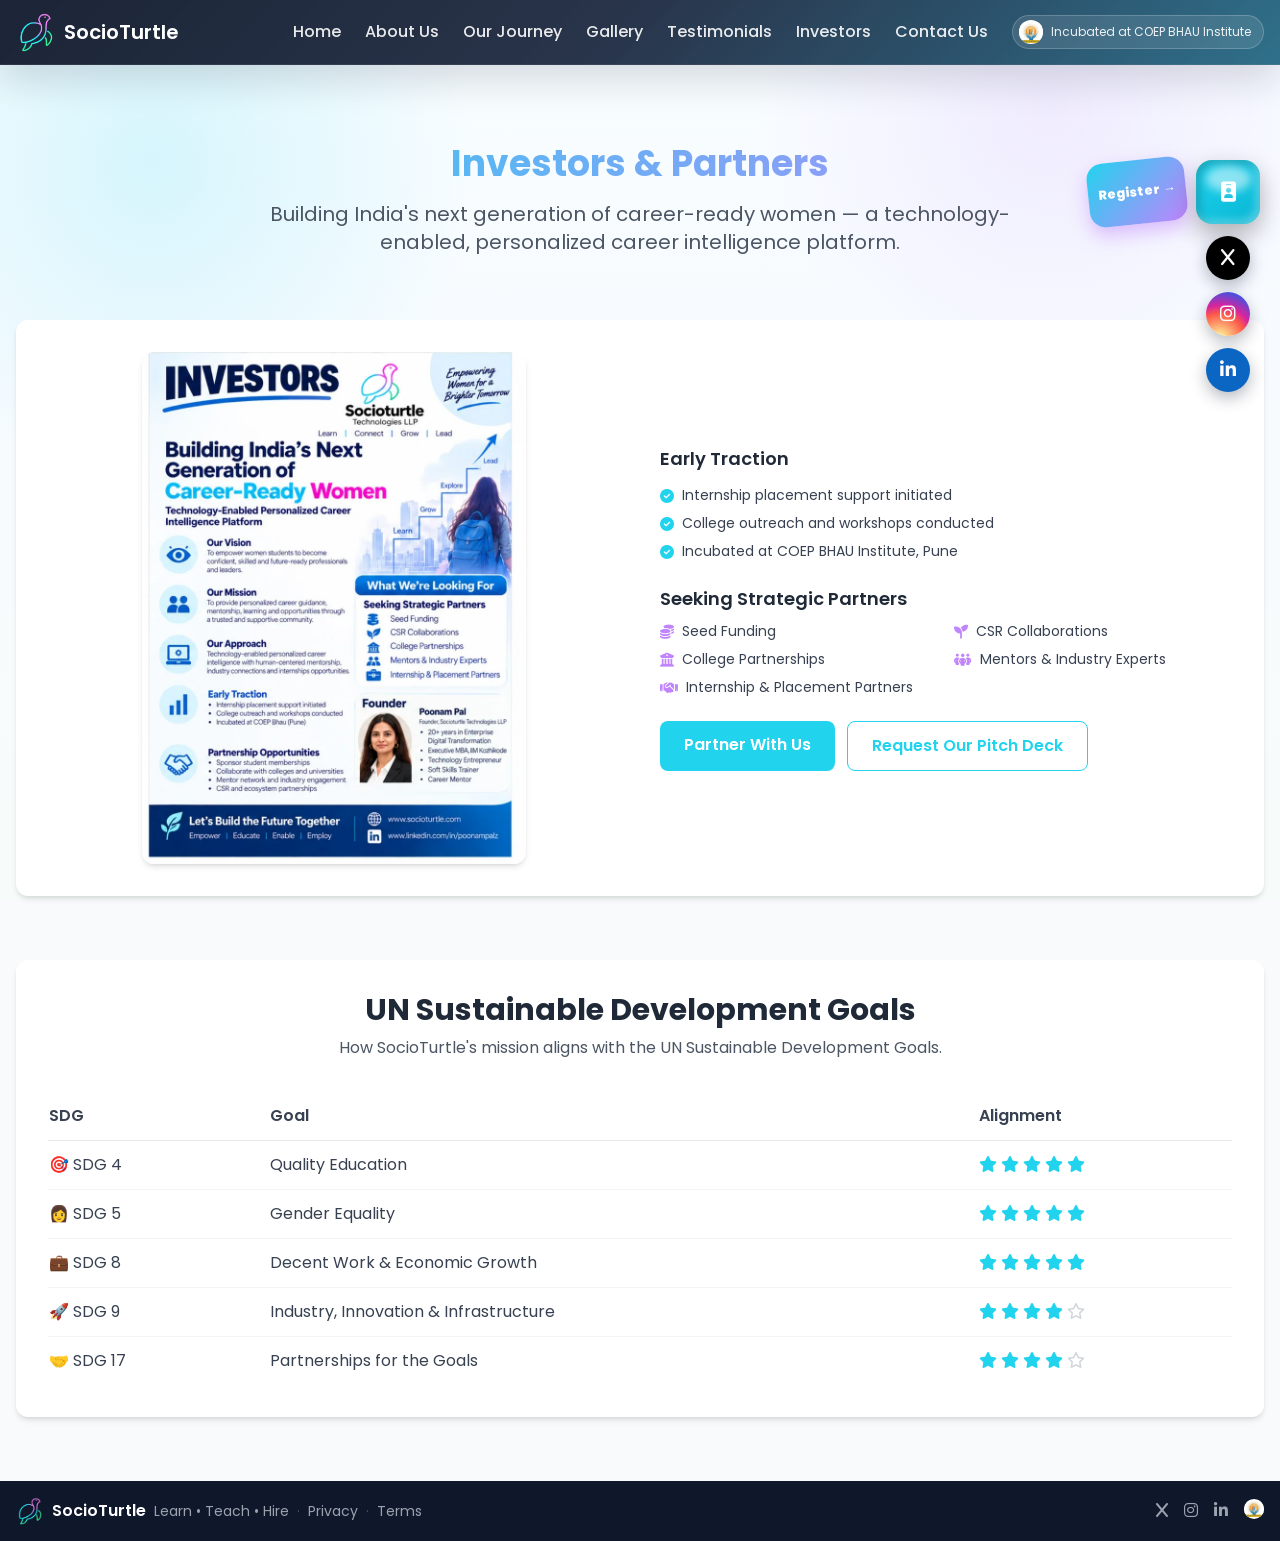
<file: investors.html>
<!DOCTYPE html>
<html lang="en">

<head>
  <meta charset="UTF-8">
  <meta name="viewport" content="width=device-width, initial-scale=1.0">
  <title>Investors &amp; Partners — SocioTurtle</title>
  <meta name="description"
    content="Partner with SocioTurtle: early traction, UN SDG alignment, and opportunities for seed funding, CSR, college, mentor, and placement partnerships.">
  <link rel="canonical" href="https://www.socioturtle.com/investors.html">
  <link rel="icon" type="image/png" href="images/logo_socioturtle.png">

  <meta property="og:type" content="website">
  <meta property="og:title" content="Investors &amp; Partners — SocioTurtle">
  <meta property="og:description"
    content="Partner with SocioTurtle: early traction, UN SDG alignment, and opportunities for seed funding, CSR, college, mentor, and placement partnerships.">
  <meta property="og:url" content="https://www.socioturtle.com/investors.html">
  <meta property="og:image" content="https://www.socioturtle.com/images/og-card.jpg">
  <meta property="og:image:width" content="1200">
  <meta property="og:image:height" content="630">
  <meta property="og:image:alt" content="SocioTurtle: Personalized Career Growth for Women Students. Join the community free.">

  <meta name="twitter:card" content="summary_large_image">
  <meta name="twitter:title" content="Investors &amp; Partners — SocioTurtle">
  <meta name="twitter:description"
    content="Partner with SocioTurtle: early traction, UN SDG alignment, and opportunities for seed funding, CSR, college, mentor, and placement partnerships.">
  <meta name="twitter:image" content="https://www.socioturtle.com/images/og-card.jpg">

  <link rel="preconnect" href="https://fonts.googleapis.com">
  <link rel="preconnect" href="https://fonts.gstatic.com" crossorigin>
  <link rel="stylesheet" href="https://fonts.googleapis.com/css2?family=Poppins:wght@300;400;500;600;700&display=swap">
  <link rel="stylesheet" href="https://cdnjs.cloudflare.com/ajax/libs/font-awesome/6.4.0/css/all.min.css">
  <link rel="stylesheet" href="styles.css">
  <link rel="stylesheet" href="tailwind.css">
</head>

<body class="bg-gray-50 text-gray-800 flex flex-col min-h-screen">
  <a href="#main" class="skip-link">Skip to content</a>

  <!-- Navigation Bar -->
  <header class="site-header fixed w-full z-10">
    <div class="container mx-auto px-4 py-3 flex justify-between items-center">
      <a href="index.html" class="flex items-center space-x-2">
        <img height="138" width="120" src="./images/logo_socioturtle.webp" alt="Socioturtle Logo" class="h-10 w-10 object-contain">
        <span class="text-xl font-semibold text-light">SocioTurtle</span>
      </a>

      <nav class="hidden lg:flex items-center gap-6 whitespace-nowrap" aria-label="Main">
        <a href="index.html" class="nav-link font-medium hover:text-primary">Home</a>
        <a href="about.html" class="nav-link font-medium hover:text-primary">About Us</a>
        <a href="archives.html" class="nav-link font-medium hover:text-primary">Our Journey</a>
        <a href="gallery.html" class="nav-link font-medium hover:text-primary">Gallery</a>
        <a href="testimonials.html" class="nav-link font-medium hover:text-primary">Testimonials</a>
        <a href="investors.html" class="nav-link font-medium hover:text-primary" aria-current="page">Investors</a>
        <a href="contact.html" class="nav-link font-medium hover:text-primary">Contact Us</a>
        <a href="https://bhau.org/" target="_blank" rel="noopener noreferrer"
          class="hidden xl:inline-flex items-center gap-2 bg-white/10 border border-white/20 rounded-full pl-1.5 pr-3 py-1 hover:bg-white/20 transition">
          <img src="./images/bhau-institute-logo.webp" alt="" width="96" height="84"
            class="h-6 w-6 rounded-full object-contain bg-white" loading="lazy" decoding="async">
          <span class="text-xs text-white/90">Incubated at COEP BHAU Institute</span>
        </a>
      </nav>

      <button class="lg:hidden text-dark" id="menu-toggle" type="button" aria-label="Menu" aria-expanded="false"
        aria-controls="mobile-menu">
        <i class="fas fa-bars text-xl" aria-hidden="true"></i>
      </button>
    </div>

    <!-- Mobile Menu -->
    <div id="mobile-menu" class="site-mobile-menu hidden lg:hidden">
      <nav class="container mx-auto px-4 py-3 flex flex-col space-y-3" aria-label="Main">
        <a href="index.html" class="nav-link font-medium py-2">Home</a>
        <a href="about.html" class="nav-link font-medium py-2">About Us</a>
        <a href="archives.html" class="nav-link font-medium py-2">Our Journey</a>
        <a href="gallery.html" class="nav-link font-medium py-2">Gallery</a>
        <a href="testimonials.html" class="nav-link font-medium py-2">Testimonials</a>
        <a href="investors.html" class="nav-link font-medium py-2" aria-current="page">Investors</a>
        <a href="contact.html" class="nav-link font-medium py-2">Contact Us</a>
      </nav>
    </div>
  </header>

  <!-- Main Content Area -->
  <main id="main" class="pt-20 flex-1">
      <div class="container mx-auto px-4 py-16">
        <div class="text-center mb-16">
          <h1 class="text-4xl font-bold mb-4">Investors &amp; Partners</h1>
          <p class="text-xl text-gray-600 max-w-3xl mx-auto">
            Building India's next generation of career-ready women &mdash; a technology-enabled, personalized career
            intelligence platform.
          </p>
        </div>

        <!-- Investors & Partners -->
        <div class="bg-white rounded-xl shadow-md p-8 mb-16">
          <div class="grid grid-cols-1 lg:grid-cols-2 gap-10 items-center">
            <img src="./images/imc/flyer-investors.webp"
              alt="SocioTurtle investor flyer: Building India's Next Generation of Career-Ready Women, vision, mission, approach, early traction, and partnership opportunities"
              width="800" height="1066" class="w-full max-w-sm mx-auto rounded-xl shadow-md" loading="lazy"
              decoding="async">
            <div>
              <h3 class="font-semibold text-lg mb-3">Early Traction</h3>
              <ul class="space-y-2 mb-6 text-sm text-gray-700">
                <li class="flex items-start gap-2"><i class="fas fa-circle-check text-primary mt-1"></i> Internship placement support initiated</li>
                <li class="flex items-start gap-2"><i class="fas fa-circle-check text-primary mt-1"></i> College outreach and workshops conducted</li>
                <li class="flex items-start gap-2"><i class="fas fa-circle-check text-primary mt-1"></i> Incubated at COEP BHAU Institute, Pune</li>
              </ul>
              <h3 class="font-semibold text-lg mb-2">Seeking Strategic Partners</h3>
              <ul class="grid grid-cols-2 gap-x-4 gap-y-2 mb-6 text-sm text-gray-700">
                <li class="flex items-start gap-2"><i class="fas fa-coins text-secondary mt-1"></i> Seed Funding</li>
                <li class="flex items-start gap-2"><i class="fas fa-seedling text-secondary mt-1"></i> CSR Collaborations</li>
                <li class="flex items-start gap-2"><i class="fas fa-building-columns text-secondary mt-1"></i> College Partnerships</li>
                <li class="flex items-start gap-2"><i class="fas fa-people-group text-secondary mt-1"></i> Mentors &amp; Industry Experts</li>
                <li class="flex items-start gap-2 col-span-2"><i class="fas fa-handshake text-secondary mt-1"></i> Internship &amp; Placement Partners</li>
              </ul>
              <div class="flex flex-wrap gap-3">
                <a href="contact.html"
                  class="inline-block bg-primary text-white px-6 py-3 rounded-lg font-semibold hover:bg-secondary transition">
                  Partner With Us
                </a>
                <a href="contact.html"
                  class="inline-block bg-white border border-primary text-primary px-6 py-3 rounded-lg font-semibold hover:bg-primary hover:text-white transition">
                  Request Our Pitch Deck
                </a>
              </div>
            </div>
          </div>
        </div>

        <!-- SDG Alignment -->
        <div class="bg-white rounded-xl shadow-md p-8">
          <h2 class="text-3xl font-bold mb-2 text-center">UN Sustainable Development Goals</h2>
          <p class="text-gray-600 text-center max-w-2xl mx-auto mb-8">
            How SocioTurtle's mission aligns with the UN Sustainable Development Goals.
          </p>
          <div class="overflow-x-auto">
            <table class="w-full text-left border-collapse">
              <caption class="sr-only">SocioTurtle's alignment with five UN Sustainable Development Goals</caption>
              <thead>
                <tr class="border-b border-gray-200">
                  <th scope="col" class="py-3 pr-4 font-semibold text-gray-700">SDG</th>
                  <th scope="col" class="py-3 pr-4 font-semibold text-gray-700">Goal</th>
                  <th scope="col" class="py-3 font-semibold text-gray-700">Alignment</th>
                </tr>
              </thead>
              <tbody class="text-gray-700">
                <tr class="border-b border-gray-100">
                  <td class="py-3 pr-4 whitespace-nowrap">🎯 SDG 4</td>
                  <td class="py-3 pr-4">Quality Education</td>
                  <td class="py-3" aria-label="5 out of 5 stars">
                    <i class="fas fa-star text-primary" aria-hidden="true"></i>
                    <i class="fas fa-star text-primary" aria-hidden="true"></i>
                    <i class="fas fa-star text-primary" aria-hidden="true"></i>
                    <i class="fas fa-star text-primary" aria-hidden="true"></i>
                    <i class="fas fa-star text-primary" aria-hidden="true"></i>
                  </td>
                </tr>
                <tr class="border-b border-gray-100">
                  <td class="py-3 pr-4 whitespace-nowrap">👩 SDG 5</td>
                  <td class="py-3 pr-4">Gender Equality</td>
                  <td class="py-3" aria-label="5 out of 5 stars">
                    <i class="fas fa-star text-primary" aria-hidden="true"></i>
                    <i class="fas fa-star text-primary" aria-hidden="true"></i>
                    <i class="fas fa-star text-primary" aria-hidden="true"></i>
                    <i class="fas fa-star text-primary" aria-hidden="true"></i>
                    <i class="fas fa-star text-primary" aria-hidden="true"></i>
                  </td>
                </tr>
                <tr class="border-b border-gray-100">
                  <td class="py-3 pr-4 whitespace-nowrap">💼 SDG 8</td>
                  <td class="py-3 pr-4">Decent Work &amp; Economic Growth</td>
                  <td class="py-3" aria-label="5 out of 5 stars">
                    <i class="fas fa-star text-primary" aria-hidden="true"></i>
                    <i class="fas fa-star text-primary" aria-hidden="true"></i>
                    <i class="fas fa-star text-primary" aria-hidden="true"></i>
                    <i class="fas fa-star text-primary" aria-hidden="true"></i>
                    <i class="fas fa-star text-primary" aria-hidden="true"></i>
                  </td>
                </tr>
                <tr class="border-b border-gray-100">
                  <td class="py-3 pr-4 whitespace-nowrap">🚀 SDG 9</td>
                  <td class="py-3 pr-4">Industry, Innovation &amp; Infrastructure</td>
                  <td class="py-3" aria-label="4 out of 5 stars">
                    <i class="fas fa-star text-primary" aria-hidden="true"></i>
                    <i class="fas fa-star text-primary" aria-hidden="true"></i>
                    <i class="fas fa-star text-primary" aria-hidden="true"></i>
                    <i class="fas fa-star text-primary" aria-hidden="true"></i>
                    <i class="far fa-star text-gray-300" aria-hidden="true"></i>
                  </td>
                </tr>
                <tr>
                  <td class="py-3 pr-4 whitespace-nowrap">🤝 SDG 17</td>
                  <td class="py-3 pr-4">Partnerships for the Goals</td>
                  <td class="py-3" aria-label="4 out of 5 stars">
                    <i class="fas fa-star text-primary" aria-hidden="true"></i>
                    <i class="fas fa-star text-primary" aria-hidden="true"></i>
                    <i class="fas fa-star text-primary" aria-hidden="true"></i>
                    <i class="fas fa-star text-primary" aria-hidden="true"></i>
                    <i class="far fa-star text-gray-300" aria-hidden="true"></i>
                  </td>
                </tr>
              </tbody>
            </table>
          </div>
        </div>
      </div>
  </main>

  <!-- Footer -->
  <footer class="bg-dark text-white py-4 shadow-lg">
    <div class="container mx-auto px-4 flex flex-col md:flex-row items-center justify-between gap-4">
      <div class="flex items-center space-x-2">
        <img height="138" width="120" src="./images/logo_socioturtle.webp" class="h-7 w-7 object-contain" alt="">
        <span class="font-semibold">SocioTurtle</span>
        <span class="text-gray-400 text-sm hidden md:inline">
          Learn • Teach • Hire
        </span>
        <span class="hidden md:inline-flex items-center gap-2 text-sm">
          <span class="text-gray-600">&middot;</span>
          <a href="privacy.html" class="text-gray-400 hover:text-white">Privacy</a>
          <span class="text-gray-600">&middot;</span>
          <a href="terms.html" class="text-gray-400 hover:text-white">Terms</a>
        </span>
      </div>
      <div class="flex space-x-4 text-gray-400">
        <a href="https://x.com/socioturtle" class="hover:text-white" aria-label="SocioTurtle on X">
          <i class="fab fa-x"></i>
        </a>
        <a href="https://www.instagram.com/socioturtle/" class="hover:text-white" aria-label="SocioTurtle on Instagram">
          <i class="fab fa-instagram"></i>
        </a>
        <a href="https://www.linkedin.com/in/socioturtle/" class="hover:text-white" aria-label="SocioTurtle on LinkedIn">
          <i class="fab fa-linkedin-in"></i>
        </a>
        <a href="https://bhau.org/" target="_blank" rel="noopener noreferrer" title="Incubated at COEP BHAU Institute"
          aria-label="Incubated at COEP BHAU Institute (opens bhau.org)" class="hover:opacity-80">
          <img src="./images/bhau-institute-logo.webp" alt="" width="96" height="84"
            class="h-5 w-5 rounded-full object-contain bg-white" loading="lazy" decoding="async">
        </a>
      </div>
    </div>
  </footer>

  <!-- Floating Action Strip -->
  <div class="fixed top-24 md:top-40 right-3 md:right-5 z-50">

    <!-- Membership Button -->
    <div class="relative mb-3 membership-cta">
      <span class="register-flash-badge hidden sm:inline-flex" aria-hidden="true">Register &rarr;</span>
      <a href="https://forms.gle/Q35893Xg42MVkgYC7" target="_blank" rel="noopener noreferrer"
        class="join-btn jelly-btn flex items-center justify-center relative" aria-label="Register with SocioTurtle (opens in a new tab)" title="Register with SocioTurtle">
        <i class="fas fa-id-badge text-white text-xl" aria-hidden="true"></i>
      </a>
    </div>

    <!-- Social Media Links -->
    <div class="hidden sm:flex flex-col items-center gap-3">
      <a href="https://x.com/socioturtle" target="_blank" rel="noopener noreferrer"
        class="social-float-btn social-x flex items-center justify-center" aria-label="SocioTurtle on X" title="X">
        <i class="fab fa-x text-white text-lg" aria-hidden="true"></i>
      </a>
      <a href="https://www.instagram.com/socioturtle/" target="_blank" rel="noopener noreferrer"
        class="social-float-btn social-instagram flex items-center justify-center" aria-label="SocioTurtle on Instagram" title="Instagram">
        <i class="fab fa-instagram text-white text-lg" aria-hidden="true"></i>
      </a>
      <a href="https://www.linkedin.com/in/socioturtle/" target="_blank" rel="noopener noreferrer"
        class="social-float-btn social-linkedin flex items-center justify-center" aria-label="SocioTurtle on LinkedIn" title="LinkedIn">
        <i class="fab fa-linkedin-in text-white text-lg" aria-hidden="true"></i>
      </a>
    </div>

  </div>
  <script src="nav.js" defer></script>
</body>

</html>
</file>
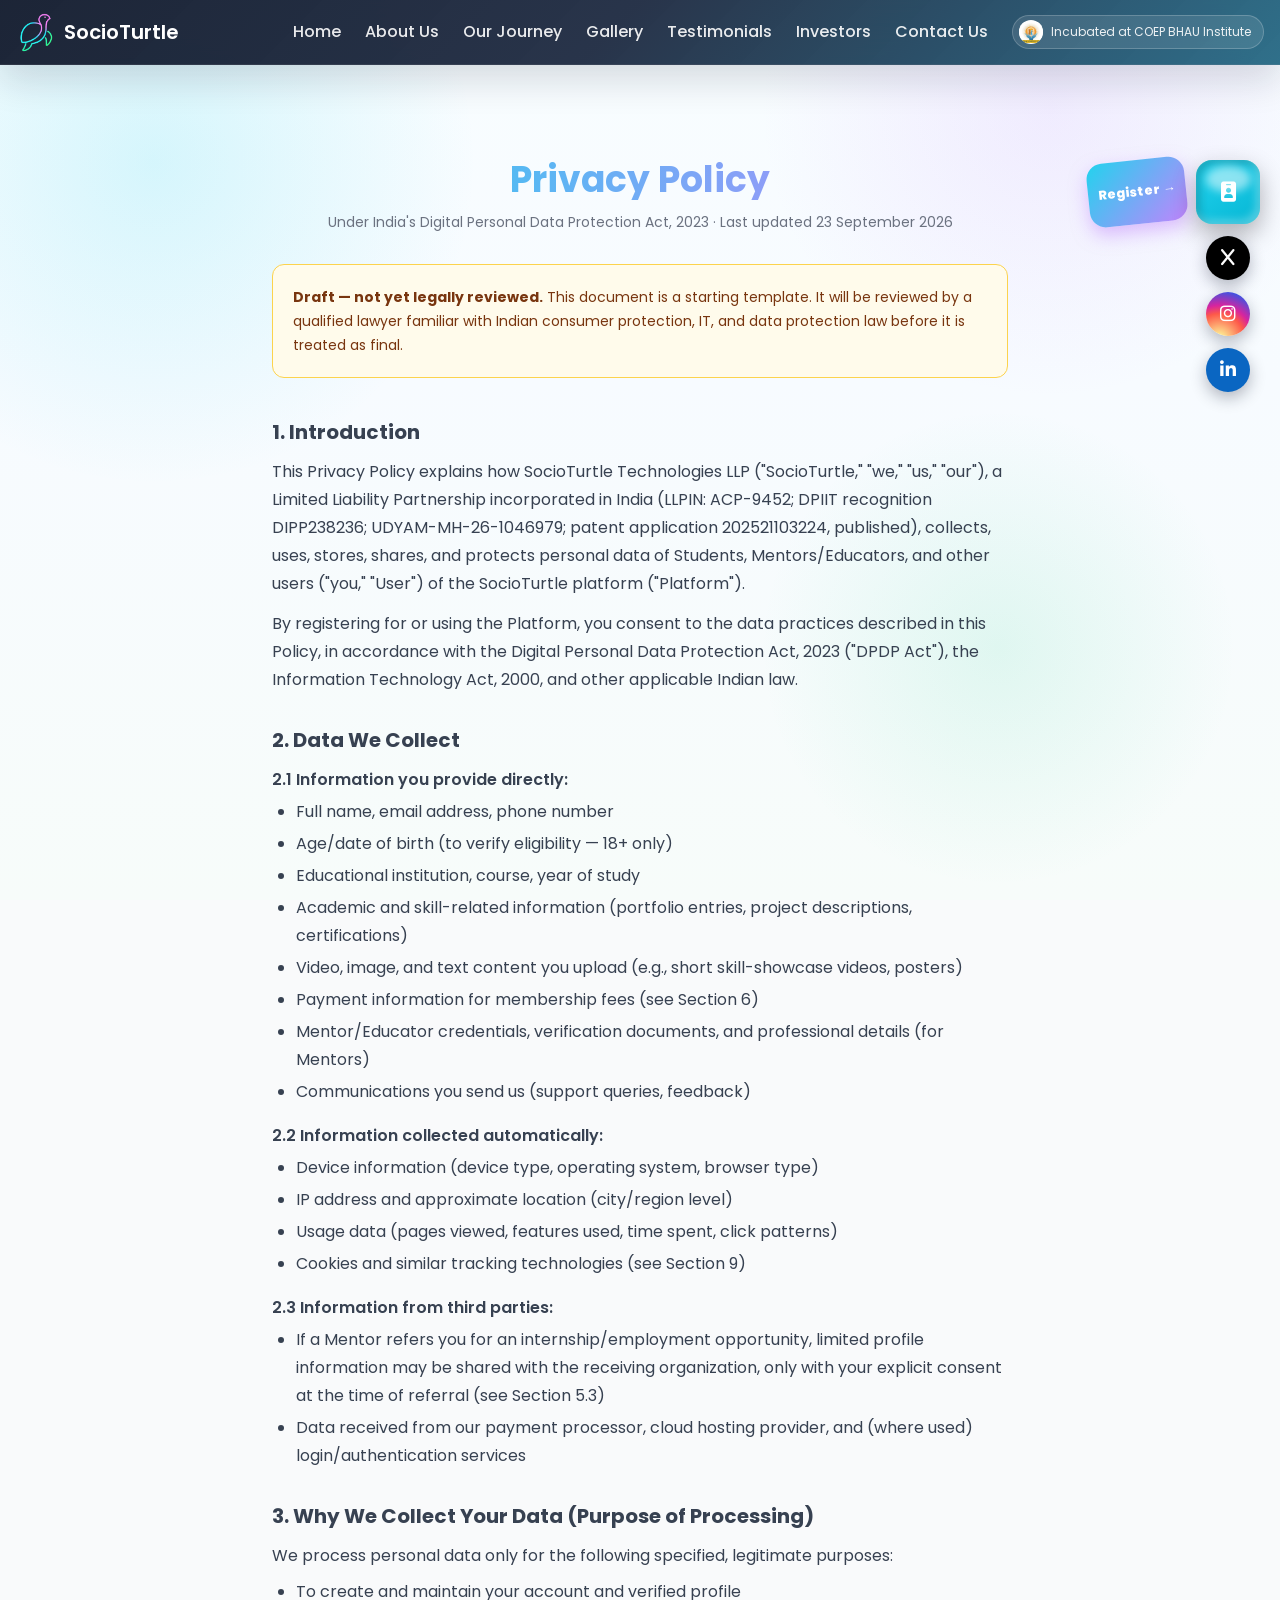
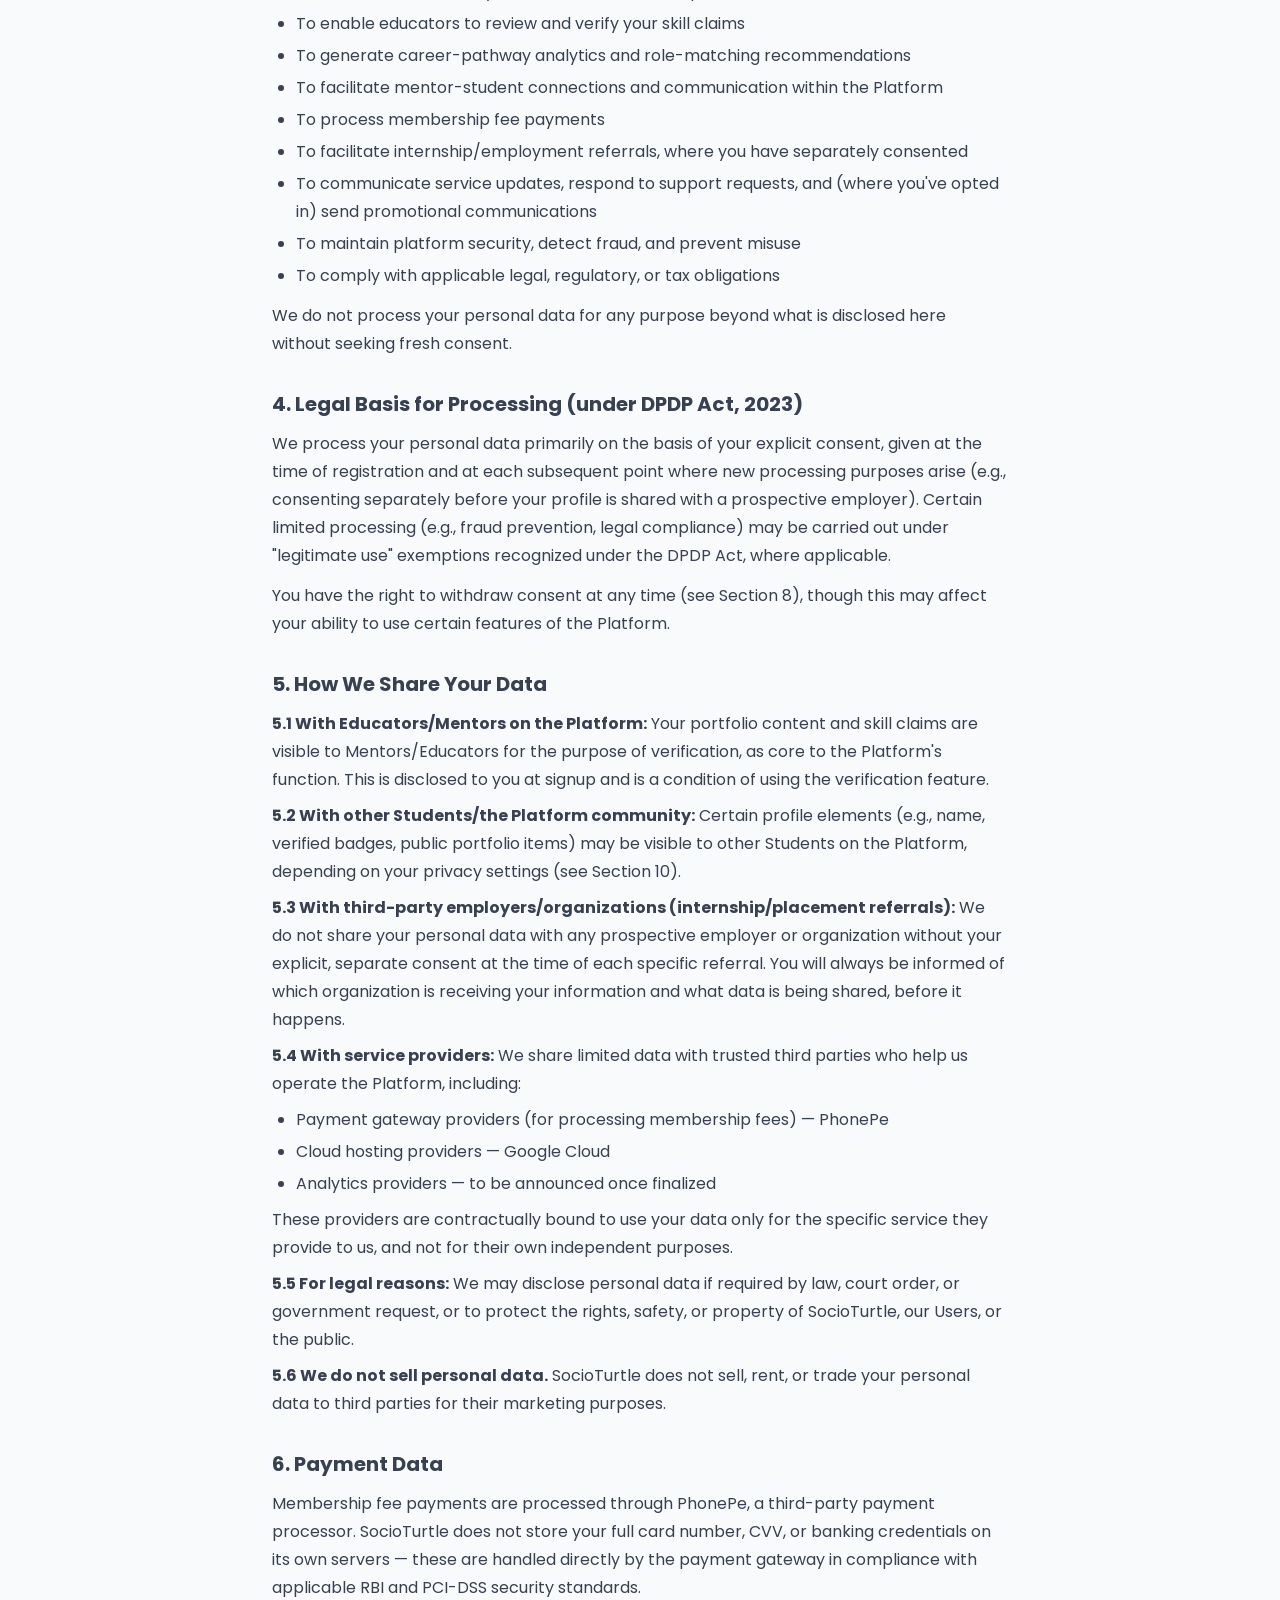
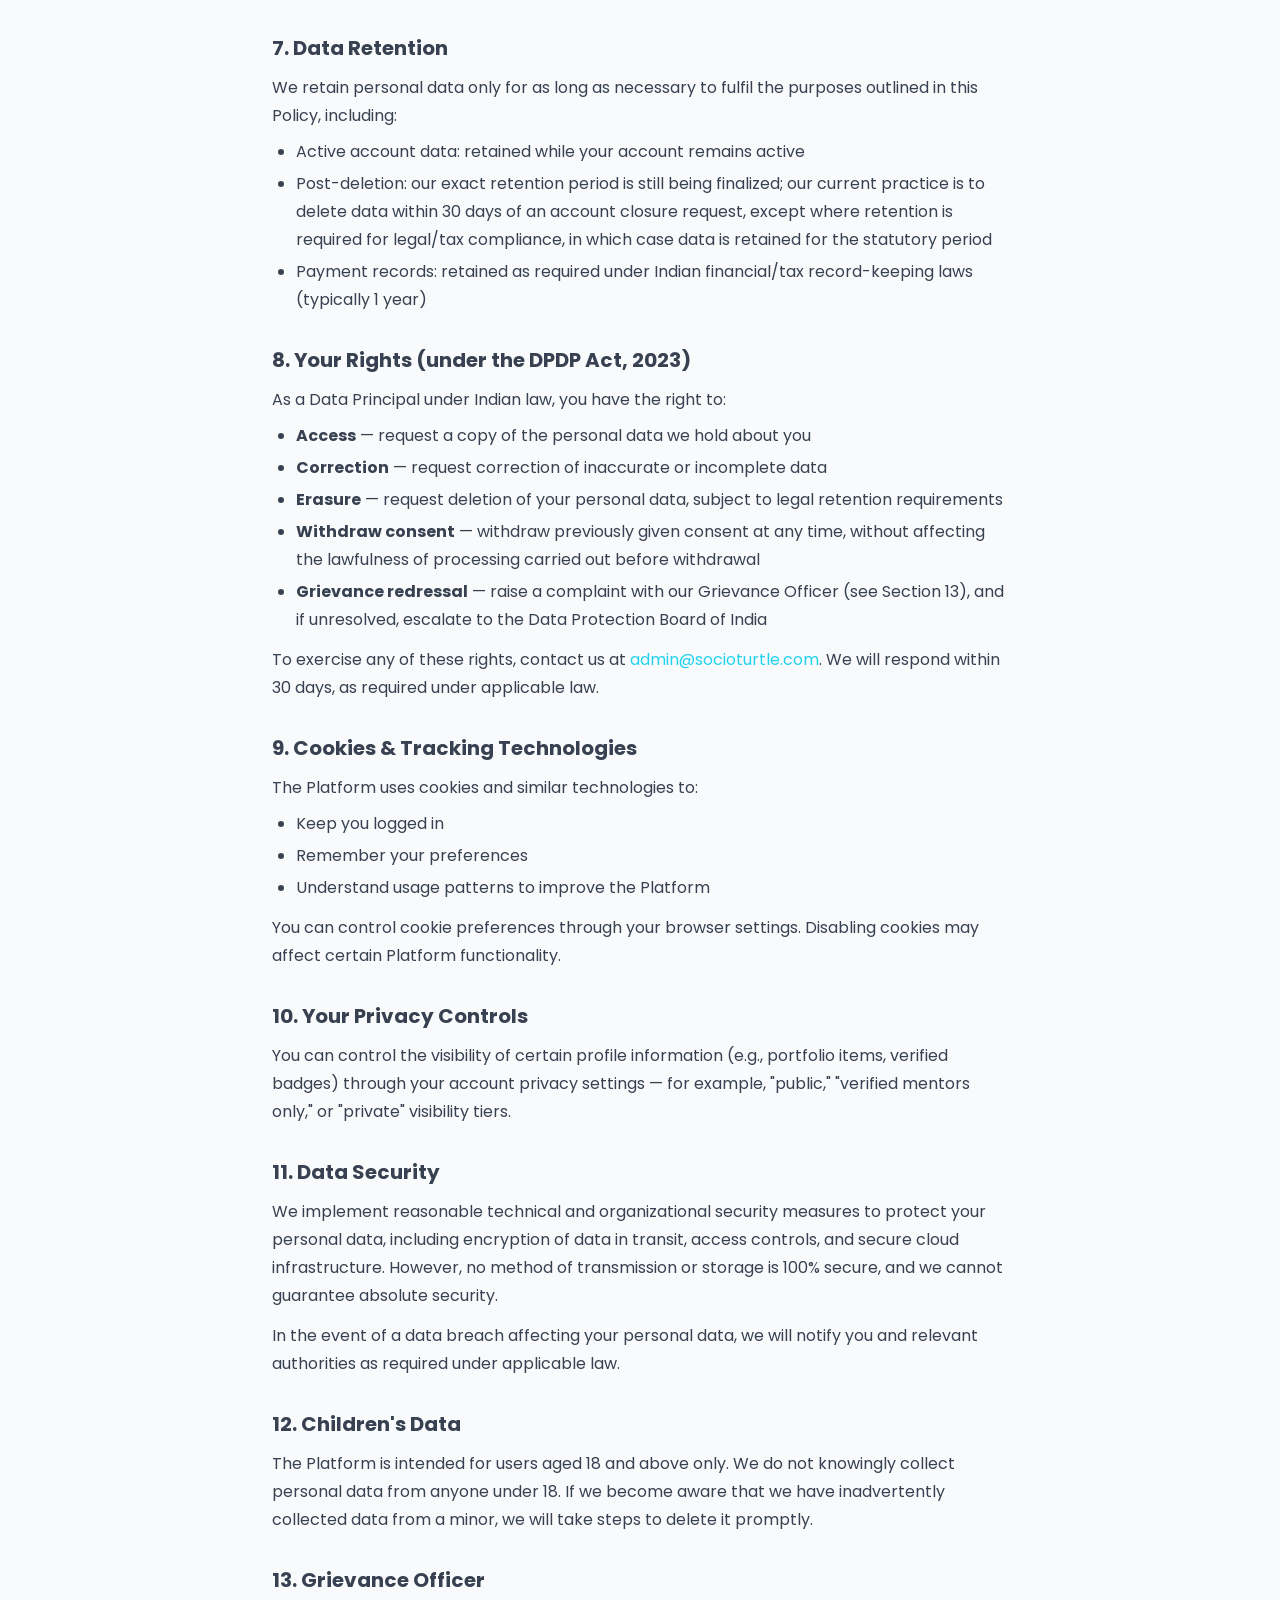
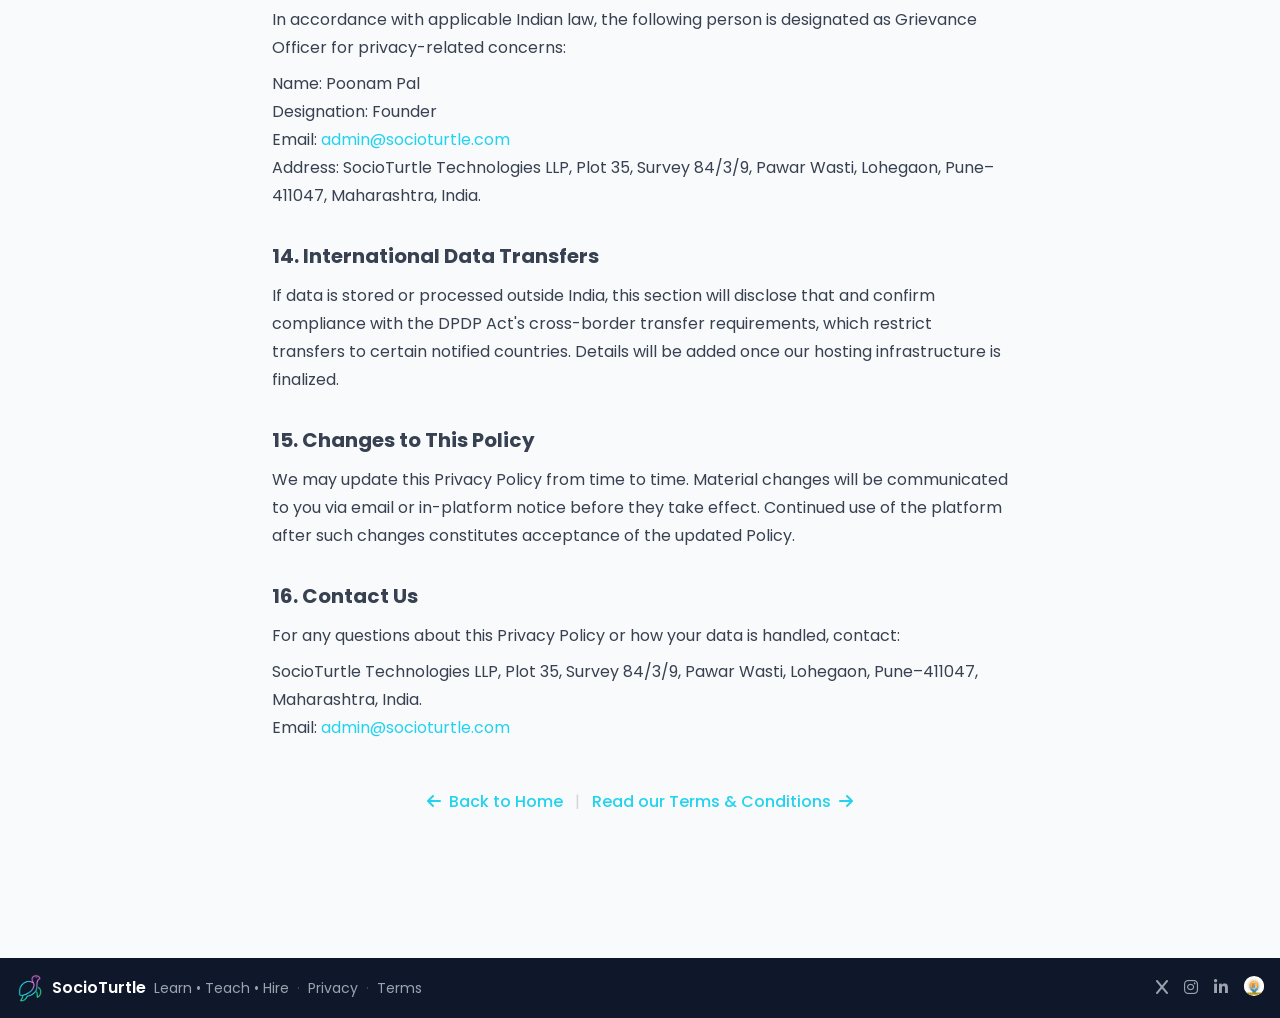
<file: privacy.html>
<!DOCTYPE html>
<html lang="en">

<head>
  <meta charset="UTF-8">
  <meta name="viewport" content="width=device-width, initial-scale=1.0">
  <title>Privacy Policy</title>
  <meta name="description"
    content="How SocioTurtle Technologies LLP collects, uses, stores, shares, and protects personal data under India's Digital Personal Data Protection Act, 2023.">
  <link rel="canonical" href="https://www.socioturtle.com/privacy.html">
  <link rel="icon" type="image/png" href="images/logo_socioturtle.png">
  <meta name="robots" content="noindex, follow">

  <link rel="preconnect" href="https://fonts.googleapis.com">
  <link rel="preconnect" href="https://fonts.gstatic.com" crossorigin>
  <link rel="stylesheet" href="https://fonts.googleapis.com/css2?family=Poppins:wght@300;400;500;600;700&display=swap">
  <link rel="stylesheet" href="https://cdnjs.cloudflare.com/ajax/libs/font-awesome/6.4.0/css/all.min.css">
  <link rel="stylesheet" href="styles.css">
  <link rel="stylesheet" href="tailwind.css">
</head>

<body class="bg-gray-50 text-gray-800 flex flex-col min-h-screen">
  <a href="#privacy-main" class="skip-link">Skip to content</a>

  <!-- Navigation Bar -->
  <header class="site-header fixed w-full z-10">
    <div class="container mx-auto px-4 py-3 flex justify-between items-center">
      <a href="index.html" class="flex items-center space-x-2">
        <img height="138" width="120" src="./images/logo_socioturtle.webp" alt="Socioturtle Logo" class="h-10 w-10 object-contain">
        <span class="text-xl font-semibold text-light">SocioTurtle</span>
      </a>

      <nav class="hidden lg:flex items-center gap-6 whitespace-nowrap" aria-label="Main">
        <a href="index.html" class="nav-link font-medium hover:text-primary">Home</a>
        <a href="about.html" class="nav-link font-medium hover:text-primary">About Us</a>
        <a href="archives.html" class="nav-link font-medium hover:text-primary">Our Journey</a>
        <a href="gallery.html" class="nav-link font-medium hover:text-primary">Gallery</a>
        <a href="testimonials.html" class="nav-link font-medium hover:text-primary">Testimonials</a>
        <a href="investors.html" class="nav-link font-medium hover:text-primary">Investors</a>
        <a href="contact.html" class="nav-link font-medium hover:text-primary">Contact Us</a>
        <a href="https://bhau.org/" target="_blank" rel="noopener noreferrer"
          class="hidden xl:inline-flex items-center gap-2 bg-white/10 border border-white/20 rounded-full pl-1.5 pr-3 py-1 hover:bg-white/20 transition">
          <img src="./images/bhau-institute-logo.webp" alt="" width="96" height="84"
            class="h-6 w-6 rounded-full object-contain bg-white" loading="lazy" decoding="async">
          <span class="text-xs text-white/90">Incubated at COEP BHAU Institute</span>
        </a>
      </nav>

      <button class="lg:hidden text-dark" id="menu-toggle" type="button" aria-label="Menu" aria-expanded="false"
        aria-controls="mobile-menu">
        <i class="fas fa-bars text-xl" aria-hidden="true"></i>
      </button>
    </div>

    <!-- Mobile Menu -->
    <div id="mobile-menu" class="site-mobile-menu hidden lg:hidden">
      <nav class="container mx-auto px-4 py-3 flex flex-col space-y-3" aria-label="Main">
        <a href="index.html" class="nav-link font-medium py-2">Home</a>
        <a href="about.html" class="nav-link font-medium py-2">About Us</a>
        <a href="archives.html" class="nav-link font-medium py-2">Our Journey</a>
        <a href="gallery.html" class="nav-link font-medium py-2">Gallery</a>
        <a href="testimonials.html" class="nav-link font-medium py-2">Testimonials</a>
        <a href="investors.html" class="nav-link font-medium py-2">Investors</a>
        <a href="contact.html" class="nav-link font-medium py-2">Contact Us</a>
      </nav>
    </div>
  </header>

  <!-- Main Content Area -->
  <main id="privacy-main" class="pt-28 pb-24 flex-1">
    <div class="container mx-auto px-4 py-12 max-w-3xl">

      <div class="text-center mb-8">
        <h1 class="text-4xl font-bold mb-3">Privacy Policy</h1>
        <p class="text-gray-500 text-sm">Under India's Digital Personal Data Protection Act, 2023 &middot; Last updated 23 September 2026</p>
      </div>

      <div class="bg-amber-50 border border-amber-300 text-amber-900 rounded-xl p-5 mb-10 text-sm leading-6">
        <strong>Draft &mdash; not yet legally reviewed.</strong> This document is a starting template. It will be
        reviewed by a qualified lawyer familiar with Indian consumer protection, IT, and data protection law before
        it is treated as final.
      </div>

      <div class="prose-legal space-y-8 text-gray-700 leading-7">

        <section>
          <h2 class="text-xl font-bold mb-3">1. Introduction</h2>
          <p>
            This Privacy Policy explains how SocioTurtle Technologies LLP ("SocioTurtle," "we," "us," "our"), a
            Limited Liability Partnership incorporated in India (LLPIN: ACP-9452; DPIIT recognition DIPP238236; UDYAM-MH-26-1046979;
            patent application 202521103224, published), collects, uses, stores, shares, and protects personal data of Students,
            Mentors/Educators, and other users ("you,"
            "User") of the SocioTurtle platform ("Platform").
          </p>
          <p class="mt-3">
            By registering for or using the Platform, you consent to the data practices described in this Policy,
            in accordance with the Digital Personal Data Protection Act, 2023 ("DPDP Act"), the Information
            Technology Act, 2000, and other applicable Indian law.
          </p>
        </section>

        <section>
          <h2 class="text-xl font-bold mb-3">2. Data We Collect</h2>
          <p class="font-semibold mt-2 mb-1">2.1 Information you provide directly:</p>
          <ul class="list-disc pl-6 space-y-1">
            <li>Full name, email address, phone number</li>
            <li>Age/date of birth (to verify eligibility &mdash; 18+ only)</li>
            <li>Educational institution, course, year of study</li>
            <li>Academic and skill-related information (portfolio entries, project descriptions, certifications)</li>
            <li>Video, image, and text content you upload (e.g., short skill-showcase videos, posters)</li>
            <li>Payment information for membership fees (see Section 6)</li>
            <li>Mentor/Educator credentials, verification documents, and professional details (for Mentors)</li>
            <li>Communications you send us (support queries, feedback)</li>
          </ul>
          <p class="font-semibold mt-4 mb-1">2.2 Information collected automatically:</p>
          <ul class="list-disc pl-6 space-y-1">
            <li>Device information (device type, operating system, browser type)</li>
            <li>IP address and approximate location (city/region level)</li>
            <li>Usage data (pages viewed, features used, time spent, click patterns)</li>
            <li>Cookies and similar tracking technologies (see Section 9)</li>
          </ul>
          <p class="font-semibold mt-4 mb-1">2.3 Information from third parties:</p>
          <ul class="list-disc pl-6 space-y-1">
            <li>If a Mentor refers you for an internship/employment opportunity, limited profile information may be
              shared with the receiving organization, only with your explicit consent at the time of referral (see
              Section 5.3)</li>
            <li>Data received from our payment processor, cloud hosting provider, and (where used) login/authentication services</li>
          </ul>
        </section>

        <section>
          <h2 class="text-xl font-bold mb-3">3. Why We Collect Your Data (Purpose of Processing)</h2>
          <p class="mb-2">We process personal data only for the following specified, legitimate purposes:</p>
          <ul class="list-disc pl-6 space-y-1">
            <li>To create and maintain your account and verified profile</li>
            <li>To enable educators to review and verify your skill claims</li>
            <li>To generate career-pathway analytics and role-matching recommendations</li>
            <li>To facilitate mentor-student connections and communication within the Platform</li>
            <li>To process membership fee payments</li>
            <li>To facilitate internship/employment referrals, where you have separately consented</li>
            <li>To communicate service updates, respond to support requests, and (where you've opted in) send
              promotional communications</li>
            <li>To maintain platform security, detect fraud, and prevent misuse</li>
            <li>To comply with applicable legal, regulatory, or tax obligations</li>
          </ul>
          <p class="mt-3">
            We do not process your personal data for any purpose beyond what is disclosed here without seeking fresh
            consent.
          </p>
        </section>

        <section>
          <h2 class="text-xl font-bold mb-3">4. Legal Basis for Processing (under DPDP Act, 2023)</h2>
          <p>
            We process your personal data primarily on the basis of your explicit consent, given at the time of
            registration and at each subsequent point where new processing purposes arise (e.g., consenting
            separately before your profile is shared with a prospective employer). Certain limited processing
            (e.g., fraud prevention, legal compliance) may be carried out under "legitimate use" exemptions
            recognized under the DPDP Act, where applicable.
          </p>
          <p class="mt-3">
            You have the right to withdraw consent at any time (see Section 8), though this may affect your ability
            to use certain features of the Platform.
          </p>
        </section>

        <section>
          <h2 class="text-xl font-bold mb-3">5. How We Share Your Data</h2>
          <p class="mb-2"><strong>5.1 With Educators/Mentors on the Platform:</strong> Your portfolio content and
            skill claims are visible to Mentors/Educators for the purpose of verification, as core to the Platform's
            function. This is disclosed to you at signup and is a condition of using the verification feature.</p>
          <p class="mb-2"><strong>5.2 With other Students/the Platform community:</strong> Certain profile elements
            (e.g., name, verified badges, public portfolio items) may be visible to other Students on the Platform,
            depending on your privacy settings (see Section 10).</p>
          <p class="mb-2"><strong>5.3 With third-party employers/organizations (internship/placement referrals):</strong>
            We do not share your personal data with any prospective employer or organization without your explicit,
            separate consent at the time of each specific referral. You will always be informed of which
            organization is receiving your information and what data is being shared, before it happens.</p>
          <p class="mb-2"><strong>5.4 With service providers:</strong> We share limited data with trusted third
            parties who help us operate the Platform, including:</p>
          <ul class="list-disc pl-6 space-y-1 mb-2">
            <li>Payment gateway providers (for processing membership fees) &mdash; PhonePe</li>
            <li>Cloud hosting providers &mdash; Google Cloud</li>
            <li>Analytics providers &mdash; to be announced once finalized</li>
          </ul>
          <p class="mb-2">These providers are contractually bound to use your data only for the specific service
            they provide to us, and not for their own independent purposes.</p>
          <p class="mb-2"><strong>5.5 For legal reasons:</strong> We may disclose personal data if required by law,
            court order, or government request, or to protect the rights, safety, or property of SocioTurtle, our
            Users, or the public.</p>
          <p><strong>5.6 We do not sell personal data.</strong> SocioTurtle does not sell, rent, or trade your
            personal data to third parties for their marketing purposes.</p>
        </section>

        <section>
          <h2 class="text-xl font-bold mb-3">6. Payment Data</h2>
          <p>
            Membership fee payments are processed through PhonePe, a third-party payment processor. SocioTurtle
            does not store your full card number, CVV, or banking credentials on its own servers &mdash; these are
            handled directly by the payment gateway in compliance with applicable RBI and PCI-DSS security
            standards.
          </p>
        </section>

        <section>
          <h2 class="text-xl font-bold mb-3">7. Data Retention</h2>
          <p class="mb-2">We retain personal data only for as long as necessary to fulfil the purposes outlined in
            this Policy, including:</p>
          <ul class="list-disc pl-6 space-y-1">
            <li>Active account data: retained while your account remains active</li>
            <li>Post-deletion: our exact retention period is still being finalized; our current practice is to
              delete data within 30 days of an account closure request, except where retention is required for
              legal/tax compliance, in which case data is retained for the statutory period</li>
            <li>Payment records: retained as required under Indian financial/tax record-keeping laws (typically 1
              year)</li>
          </ul>
        </section>

        <section>
          <h2 class="text-xl font-bold mb-3">8. Your Rights (under the DPDP Act, 2023)</h2>
          <p class="mb-2">As a Data Principal under Indian law, you have the right to:</p>
          <ul class="list-disc pl-6 space-y-1">
            <li><strong>Access</strong> &mdash; request a copy of the personal data we hold about you</li>
            <li><strong>Correction</strong> &mdash; request correction of inaccurate or incomplete data</li>
            <li><strong>Erasure</strong> &mdash; request deletion of your personal data, subject to legal retention
              requirements</li>
            <li><strong>Withdraw consent</strong> &mdash; withdraw previously given consent at any time, without
              affecting the lawfulness of processing carried out before withdrawal</li>
            <li><strong>Grievance redressal</strong> &mdash; raise a complaint with our Grievance Officer (see
              Section 13), and if unresolved, escalate to the Data Protection Board of India</li>
          </ul>
          <p class="mt-3">
            To exercise any of these rights, contact us at
            <a href="mailto:admin@socioturtle.com" class="text-primary hover:text-secondary">admin@socioturtle.com</a>.
            We will respond within 30 days, as required under applicable law.
          </p>
        </section>

        <section>
          <h2 class="text-xl font-bold mb-3">9. Cookies &amp; Tracking Technologies</h2>
          <p class="mb-2">The Platform uses cookies and similar technologies to:</p>
          <ul class="list-disc pl-6 space-y-1">
            <li>Keep you logged in</li>
            <li>Remember your preferences</li>
            <li>Understand usage patterns to improve the Platform</li>
          </ul>
          <p class="mt-3">
            You can control cookie preferences through your browser settings. Disabling cookies may affect certain
            Platform functionality.
          </p>
        </section>

        <section>
          <h2 class="text-xl font-bold mb-3">10. Your Privacy Controls</h2>
          <p>
            You can control the visibility of certain profile information (e.g., portfolio items, verified badges)
            through your account privacy settings &mdash; for example, "public," "verified mentors only," or
            "private" visibility tiers.
          </p>
        </section>

        <section>
          <h2 class="text-xl font-bold mb-3">11. Data Security</h2>
          <p class="mb-3">
            We implement reasonable technical and organizational security measures to protect your personal data,
            including encryption of data in transit, access controls, and secure cloud infrastructure. However, no
            method of transmission or storage is 100% secure, and we cannot guarantee absolute security.
          </p>
          <p>
            In the event of a data breach affecting your personal data, we will notify you and relevant authorities
            as required under applicable law.
          </p>
        </section>

        <section>
          <h2 class="text-xl font-bold mb-3">12. Children's Data</h2>
          <p>
            The Platform is intended for users aged 18 and above only. We do not knowingly collect personal data
            from anyone under 18. If we become aware that we have inadvertently collected data from a minor, we
            will take steps to delete it promptly.
          </p>
        </section>

        <section>
          <h2 class="text-xl font-bold mb-3">13. Grievance Officer</h2>
          <p class="mb-2">In accordance with applicable Indian law, the following person is designated as Grievance
            Officer for privacy-related concerns:</p>
          <p>
            Name: Poonam Pal<br>
            Designation: Founder<br>
            Email: <a href="mailto:admin@socioturtle.com" class="text-primary hover:text-secondary">admin@socioturtle.com</a><br>
            Address: SocioTurtle Technologies LLP, Plot 35, Survey 84/3/9, Pawar Wasti, Lohegaon, Pune&ndash;411047,
            Maharashtra, India.
          </p>
        </section>

        <section>
          <h2 class="text-xl font-bold mb-3">14. International Data Transfers</h2>
          <p>
            If data is stored or processed outside India, this section will disclose that and confirm compliance
            with the DPDP Act's cross-border transfer requirements, which restrict transfers to certain notified
            countries. Details will be added once our hosting infrastructure is finalized.
          </p>
        </section>

        <section>
          <h2 class="text-xl font-bold mb-3">15. Changes to This Policy</h2>
          <p>
            We may update this Privacy Policy from time to time. Material changes will be communicated to you via
            email or in-platform notice before they take effect. Continued use of the platform after such changes
            constitutes acceptance of the updated Policy.
          </p>
        </section>

        <section>
          <h2 class="text-xl font-bold mb-3">16. Contact Us</h2>
          <p class="mb-2">For any questions about this Privacy Policy or how your data is handled, contact:</p>
          <p>
            SocioTurtle Technologies LLP, Plot 35, Survey 84/3/9, Pawar Wasti, Lohegaon, Pune&ndash;411047,
            Maharashtra, India.<br>
            Email: <a href="mailto:admin@socioturtle.com" class="text-primary hover:text-secondary">admin@socioturtle.com</a>
          </p>
        </section>

      </div>

      <div class="text-center mt-12">
        <a href="index.html" class="text-primary font-medium hover:text-secondary">
          <i class="fas fa-arrow-left mr-1"></i> Back to Home
        </a>
        <span class="text-gray-300 mx-2">|</span>
        <a href="terms.html" class="text-primary font-medium hover:text-secondary">
          Read our Terms &amp; Conditions <i class="fas fa-arrow-right ml-1"></i>
        </a>
      </div>

    </div>
  </main>

  <!-- Footer -->
  <footer class="bg-dark text-white py-4 shadow-lg">
    <div class="container mx-auto px-4 flex flex-col md:flex-row items-center justify-between gap-4">
      <div class="flex items-center space-x-2">
        <img height="138" width="120" src="./images/logo_socioturtle.webp" class="h-7 w-7 object-contain" alt="">
        <span class="font-semibold">SocioTurtle</span>
        <span class="text-gray-400 text-sm hidden md:inline">
          Learn • Teach • Hire
        </span>
        <span class="hidden md:inline-flex items-center gap-2 text-sm">
          <span class="text-gray-600">&middot;</span>
          <a href="privacy.html" class="text-gray-400 hover:text-white">Privacy</a>
          <span class="text-gray-600">&middot;</span>
          <a href="terms.html" class="text-gray-400 hover:text-white">Terms</a>
        </span>
      </div>
      <div class="flex space-x-4 text-gray-400">
        <a href="https://x.com/socioturtle" class="hover:text-white" aria-label="SocioTurtle on X">
          <i class="fab fa-x"></i>
        </a>
        <a href="https://www.instagram.com/socioturtle/" class="hover:text-white" aria-label="SocioTurtle on Instagram">
          <i class="fab fa-instagram"></i>
        </a>
        <a href="https://www.linkedin.com/in/socioturtle/" class="hover:text-white" aria-label="SocioTurtle on LinkedIn">
          <i class="fab fa-linkedin-in"></i>
        </a>
        <a href="https://bhau.org/" target="_blank" rel="noopener noreferrer" title="Incubated at COEP BHAU Institute"
          aria-label="Incubated at COEP BHAU Institute (opens bhau.org)" class="hover:opacity-80">
          <img src="./images/bhau-institute-logo.webp" alt="" width="96" height="84"
            class="h-5 w-5 rounded-full object-contain bg-white" loading="lazy" decoding="async">
        </a>
      </div>
    </div>
  </footer>

  <!-- Floating Action Strip -->
  <div class="fixed top-24 md:top-40 right-3 md:right-5 z-50">

    <!-- Membership Button -->
    <div class="relative mb-3 membership-cta">
      <span class="register-flash-badge hidden sm:inline-flex" aria-hidden="true">Register &rarr;</span>
      <a href="https://forms.gle/Q35893Xg42MVkgYC7" target="_blank" rel="noopener noreferrer"
        class="join-btn jelly-btn flex items-center justify-center relative" aria-label="Register with SocioTurtle (opens in a new tab)" title="Register with SocioTurtle">
        <i class="fas fa-id-badge text-white text-xl" aria-hidden="true"></i>
      </a>
    </div>

    <!-- Social Media Links -->
    <div class="hidden sm:flex flex-col items-center gap-3">
      <a href="https://x.com/socioturtle" target="_blank" rel="noopener noreferrer"
        class="social-float-btn social-x flex items-center justify-center" aria-label="SocioTurtle on X" title="X">
        <i class="fab fa-x text-white text-lg" aria-hidden="true"></i>
      </a>
      <a href="https://www.instagram.com/socioturtle/" target="_blank" rel="noopener noreferrer"
        class="social-float-btn social-instagram flex items-center justify-center" aria-label="SocioTurtle on Instagram" title="Instagram">
        <i class="fab fa-instagram text-white text-lg" aria-hidden="true"></i>
      </a>
      <a href="https://www.linkedin.com/in/socioturtle/" target="_blank" rel="noopener noreferrer"
        class="social-float-btn social-linkedin flex items-center justify-center" aria-label="SocioTurtle on LinkedIn" title="LinkedIn">
        <i class="fab fa-linkedin-in text-white text-lg" aria-hidden="true"></i>
      </a>
    </div>

  </div>
  <script src="nav.js" defer></script>
</body>

</html>
</file>
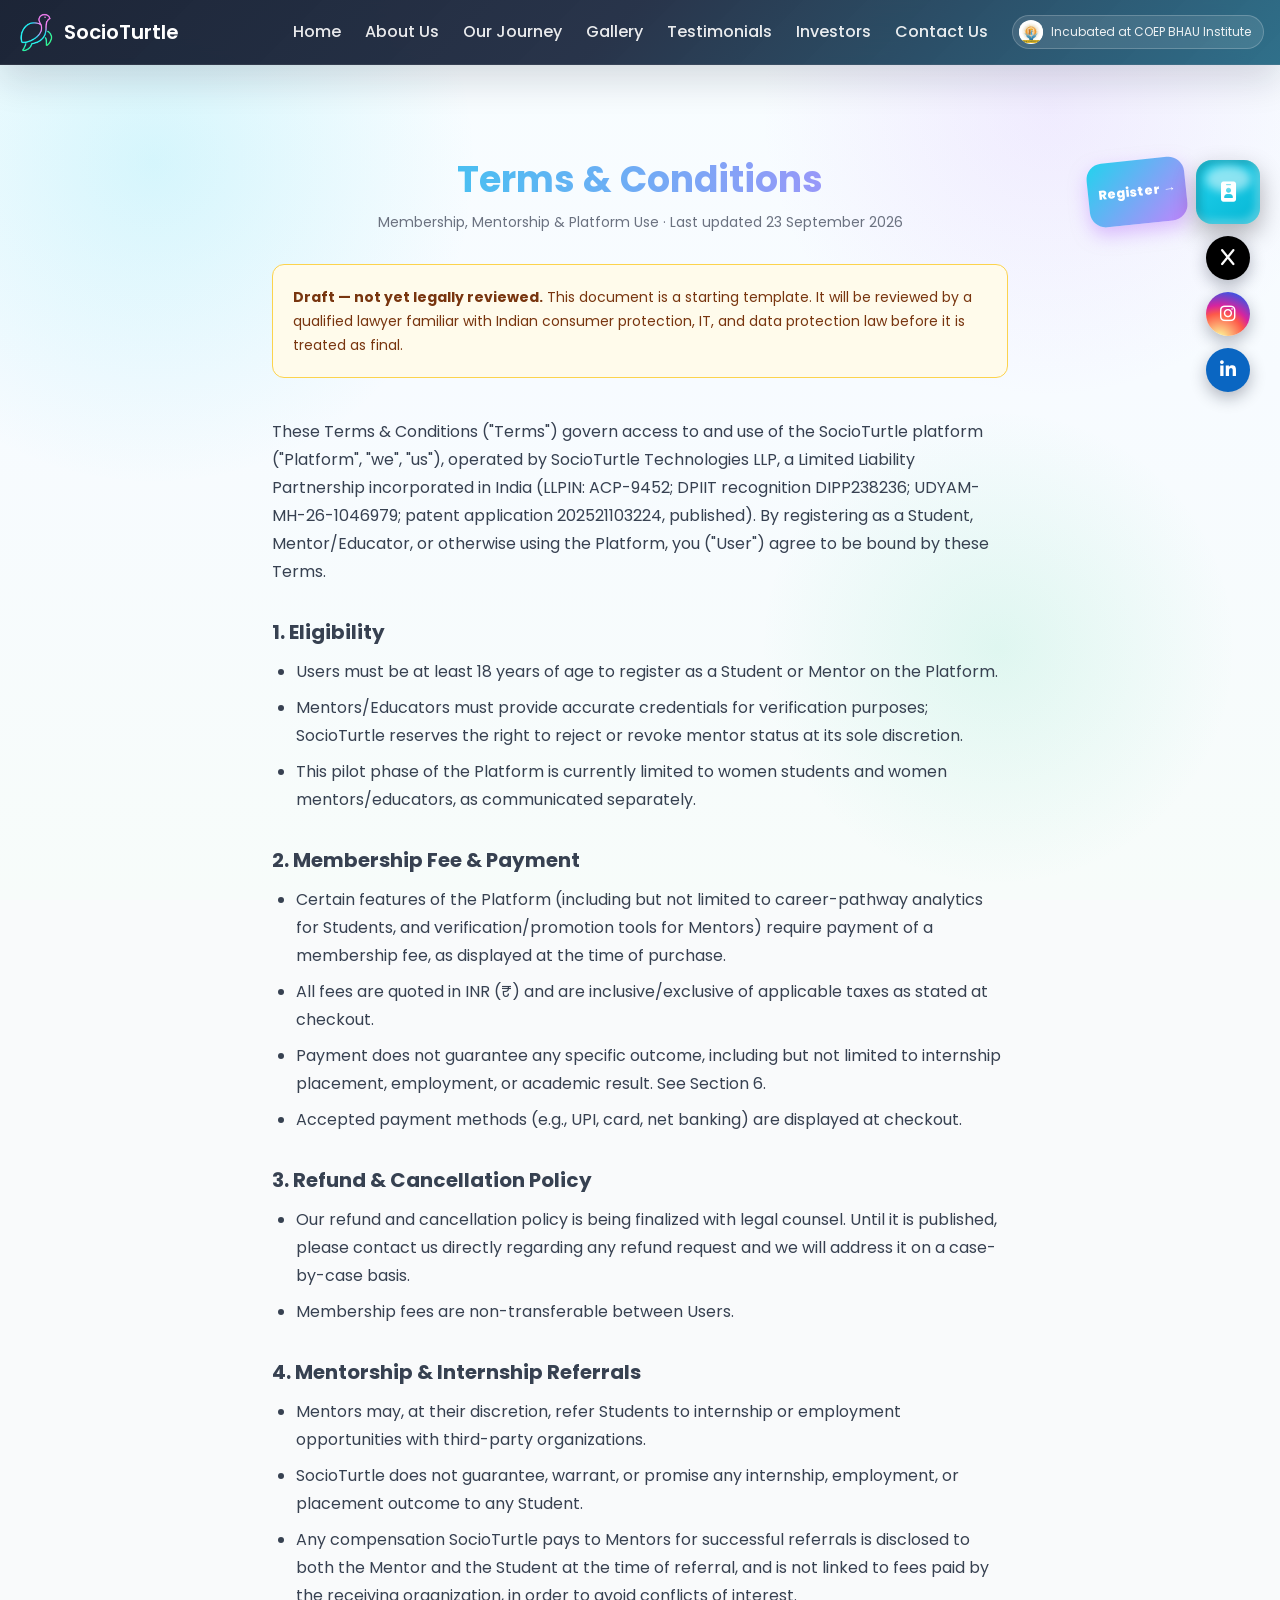
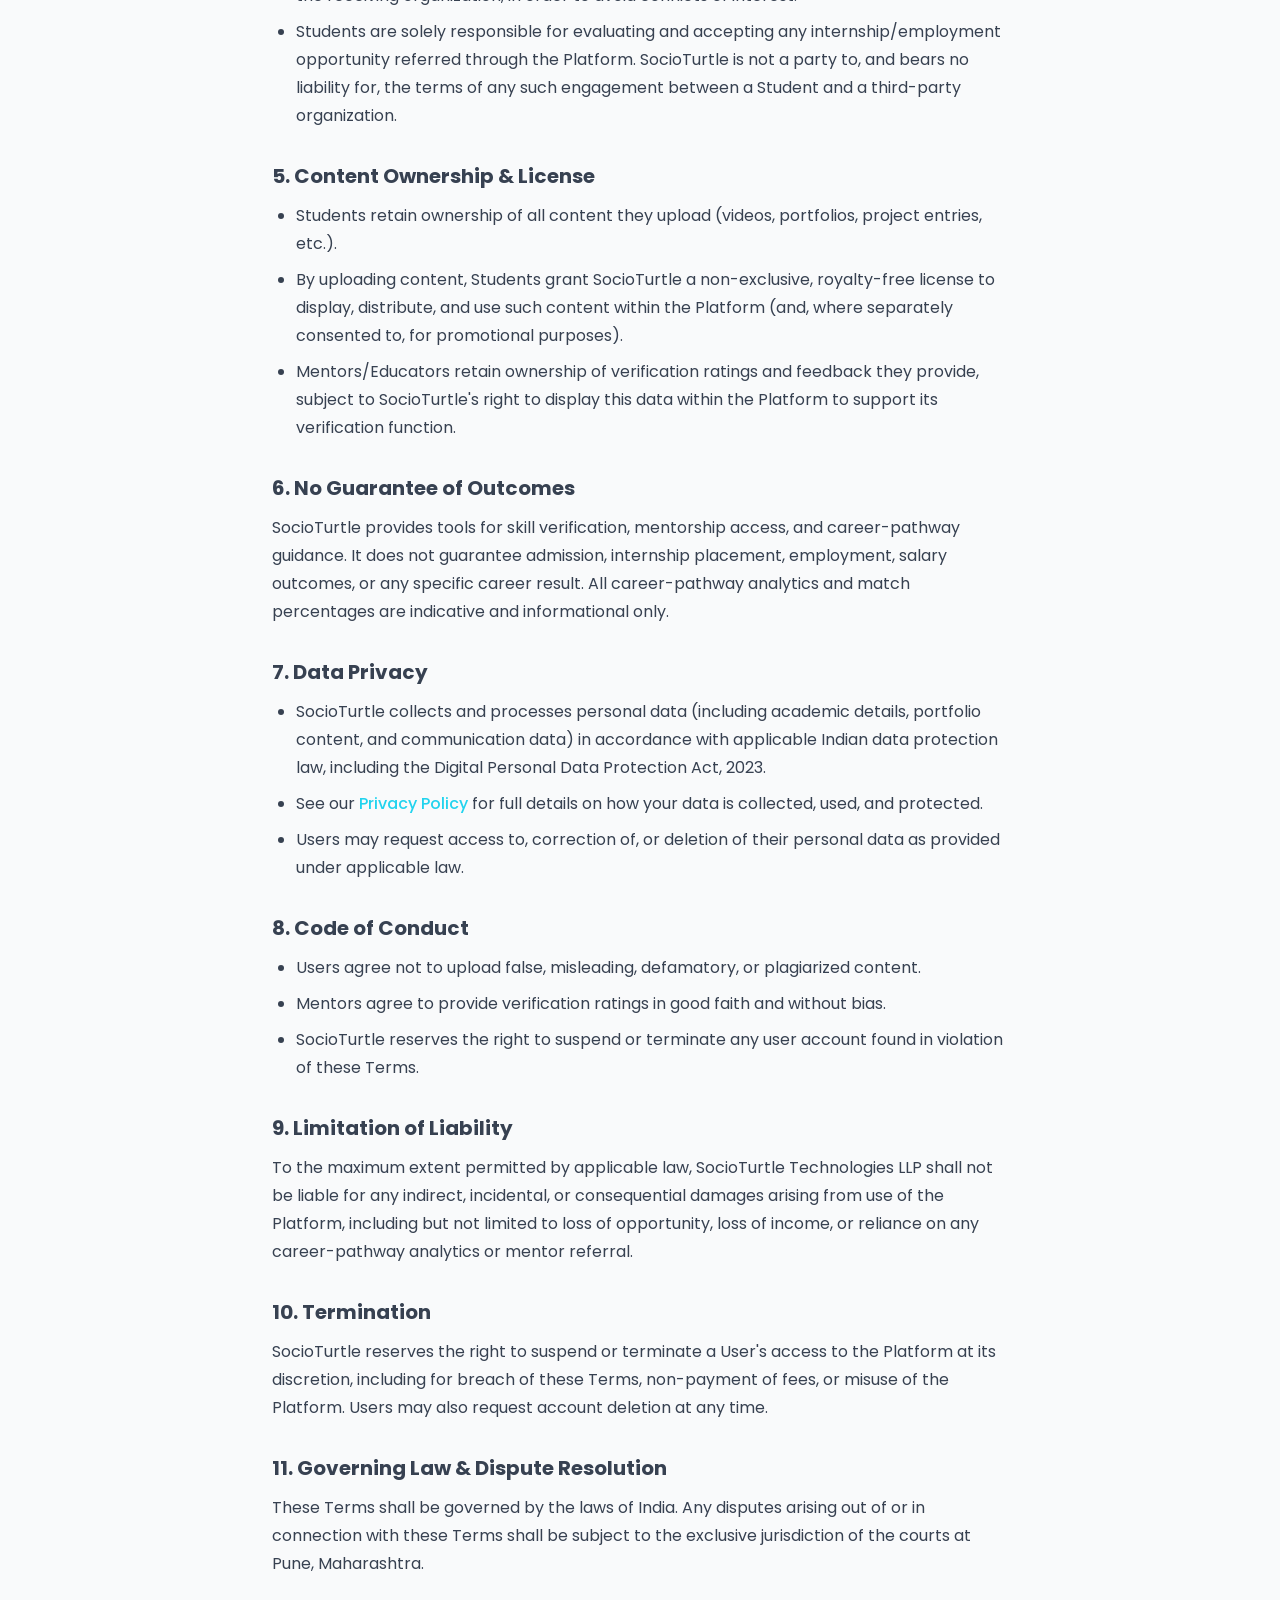
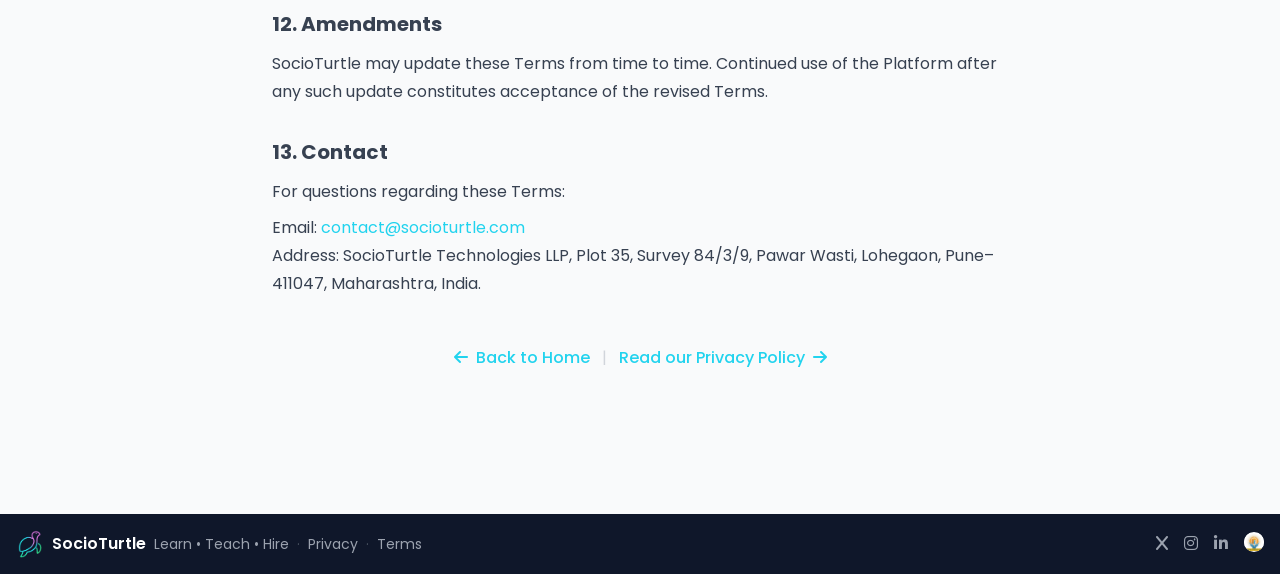
<file: terms.html>
<!DOCTYPE html>
<html lang="en">

<head>
  <meta charset="UTF-8">
  <meta name="viewport" content="width=device-width, initial-scale=1.0">
  <title>Terms & Conditions</title>
  <meta name="description"
    content="Terms and Conditions governing membership, mentorship, and use of the SocioTurtle platform, operated by SocioTurtle Technologies LLP.">
  <link rel="canonical" href="https://www.socioturtle.com/terms.html">
  <link rel="icon" type="image/png" href="images/logo_socioturtle.png">
  <meta name="robots" content="noindex, follow">

  <link rel="preconnect" href="https://fonts.googleapis.com">
  <link rel="preconnect" href="https://fonts.gstatic.com" crossorigin>
  <link rel="stylesheet" href="https://fonts.googleapis.com/css2?family=Poppins:wght@300;400;500;600;700&display=swap">
  <link rel="stylesheet" href="https://cdnjs.cloudflare.com/ajax/libs/font-awesome/6.4.0/css/all.min.css">
  <link rel="stylesheet" href="styles.css">
  <link rel="stylesheet" href="tailwind.css">
</head>

<body class="bg-gray-50 text-gray-800 flex flex-col min-h-screen">
  <a href="#terms-main" class="skip-link">Skip to content</a>

  <!-- Navigation Bar -->
  <header class="site-header fixed w-full z-10">
    <div class="container mx-auto px-4 py-3 flex justify-between items-center">
      <a href="index.html" class="flex items-center space-x-2">
        <img height="138" width="120" src="./images/logo_socioturtle.webp" alt="Socioturtle Logo" class="h-10 w-10 object-contain">
        <span class="text-xl font-semibold text-light">SocioTurtle</span>
      </a>

      <nav class="hidden lg:flex items-center gap-6 whitespace-nowrap" aria-label="Main">
        <a href="index.html" class="nav-link font-medium hover:text-primary">Home</a>
        <a href="about.html" class="nav-link font-medium hover:text-primary">About Us</a>
        <a href="archives.html" class="nav-link font-medium hover:text-primary">Our Journey</a>
        <a href="gallery.html" class="nav-link font-medium hover:text-primary">Gallery</a>
        <a href="testimonials.html" class="nav-link font-medium hover:text-primary">Testimonials</a>
        <a href="investors.html" class="nav-link font-medium hover:text-primary">Investors</a>
        <a href="contact.html" class="nav-link font-medium hover:text-primary">Contact Us</a>
        <a href="https://bhau.org/" target="_blank" rel="noopener noreferrer"
          class="hidden xl:inline-flex items-center gap-2 bg-white/10 border border-white/20 rounded-full pl-1.5 pr-3 py-1 hover:bg-white/20 transition">
          <img src="./images/bhau-institute-logo.webp" alt="" width="96" height="84"
            class="h-6 w-6 rounded-full object-contain bg-white" loading="lazy" decoding="async">
          <span class="text-xs text-white/90">Incubated at COEP BHAU Institute</span>
        </a>
      </nav>

      <button class="lg:hidden text-dark" id="menu-toggle" type="button" aria-label="Menu" aria-expanded="false"
        aria-controls="mobile-menu">
        <i class="fas fa-bars text-xl" aria-hidden="true"></i>
      </button>
    </div>

    <!-- Mobile Menu -->
    <div id="mobile-menu" class="site-mobile-menu hidden lg:hidden">
      <nav class="container mx-auto px-4 py-3 flex flex-col space-y-3" aria-label="Main">
        <a href="index.html" class="nav-link font-medium py-2">Home</a>
        <a href="about.html" class="nav-link font-medium py-2">About Us</a>
        <a href="archives.html" class="nav-link font-medium py-2">Our Journey</a>
        <a href="gallery.html" class="nav-link font-medium py-2">Gallery</a>
        <a href="testimonials.html" class="nav-link font-medium py-2">Testimonials</a>
        <a href="investors.html" class="nav-link font-medium py-2">Investors</a>
        <a href="contact.html" class="nav-link font-medium py-2">Contact Us</a>
      </nav>
    </div>
  </header>

  <!-- Main Content Area -->
  <main id="terms-main" class="pt-28 pb-24 flex-1">
    <div class="container mx-auto px-4 py-12 max-w-3xl">

      <div class="text-center mb-8">
        <h1 class="text-4xl font-bold mb-3">Terms &amp; Conditions</h1>
        <p class="text-gray-500 text-sm">Membership, Mentorship &amp; Platform Use &middot; Last updated 23 September 2026</p>
      </div>

      <div class="bg-amber-50 border border-amber-300 text-amber-900 rounded-xl p-5 mb-10 text-sm leading-6">
        <strong>Draft &mdash; not yet legally reviewed.</strong> This document is a starting template. It will be
        reviewed by a qualified lawyer familiar with Indian consumer protection, IT, and data protection law before
        it is treated as final.
      </div>

      <div class="prose-legal space-y-8 text-gray-700 leading-7">

        <p>
          These Terms &amp; Conditions ("Terms") govern access to and use of the SocioTurtle platform ("Platform",
          "we", "us"), operated by SocioTurtle Technologies LLP, a Limited Liability Partnership incorporated in
          India (LLPIN: ACP-9452; DPIIT recognition DIPP238236; UDYAM-MH-26-1046979; patent application 202521103224, published). By
          registering as a Student, Mentor/Educator, or otherwise using the
          Platform, you ("User") agree to be bound by these Terms.
        </p>

        <section>
          <h2 class="text-xl font-bold mb-3">1. Eligibility</h2>
          <ul class="list-disc pl-6 space-y-2">
            <li>Users must be at least 18 years of age to register as a Student or Mentor on the Platform.</li>
            <li>Mentors/Educators must provide accurate credentials for verification purposes; SocioTurtle reserves
              the right to reject or revoke mentor status at its sole discretion.</li>
            <li>This pilot phase of the Platform is currently limited to women students and women mentors/educators,
              as communicated separately.</li>
          </ul>
        </section>

        <section>
          <h2 class="text-xl font-bold mb-3">2. Membership Fee &amp; Payment</h2>
          <ul class="list-disc pl-6 space-y-2">
            <li>Certain features of the Platform (including but not limited to career-pathway analytics for
              Students, and verification/promotion tools for Mentors) require payment of a membership fee, as
              displayed at the time of purchase.</li>
            <li>All fees are quoted in INR (&#8377;) and are inclusive/exclusive of applicable taxes as stated at
              checkout.</li>
            <li>Payment does not guarantee any specific outcome, including but not limited to internship placement,
              employment, or academic result. See Section 6.</li>
            <li>Accepted payment methods (e.g., UPI, card, net banking) are displayed at checkout.</li>
          </ul>
        </section>

        <section>
          <h2 class="text-xl font-bold mb-3">3. Refund &amp; Cancellation Policy</h2>
          <ul class="list-disc pl-6 space-y-2">
            <li>Our refund and cancellation policy is being finalized with legal counsel. Until it is published,
              please contact us directly regarding any refund request and we will address it on a case-by-case
              basis.</li>
            <li>Membership fees are non-transferable between Users.</li>
          </ul>
        </section>

        <section>
          <h2 class="text-xl font-bold mb-3">4. Mentorship &amp; Internship Referrals</h2>
          <ul class="list-disc pl-6 space-y-2">
            <li>Mentors may, at their discretion, refer Students to internship or employment opportunities with
              third-party organizations.</li>
            <li>SocioTurtle does not guarantee, warrant, or promise any internship, employment, or placement outcome
              to any Student.</li>
            <li>Any compensation SocioTurtle pays to Mentors for successful referrals is disclosed to both the
              Mentor and the Student at the time of referral, and is not linked to fees paid by the receiving
              organization, in order to avoid conflicts of interest.</li>
            <li>Students are solely responsible for evaluating and accepting any internship/employment opportunity
              referred through the Platform. SocioTurtle is not a party to, and bears no liability for, the terms of
              any such engagement between a Student and a third-party organization.</li>
          </ul>
        </section>

        <section>
          <h2 class="text-xl font-bold mb-3">5. Content Ownership &amp; License</h2>
          <ul class="list-disc pl-6 space-y-2">
            <li>Students retain ownership of all content they upload (videos, portfolios, project entries, etc.).</li>
            <li>By uploading content, Students grant SocioTurtle a non-exclusive, royalty-free license to display,
              distribute, and use such content within the Platform (and, where separately consented to, for
              promotional purposes).</li>
            <li>Mentors/Educators retain ownership of verification ratings and feedback they provide, subject to
              SocioTurtle's right to display this data within the Platform to support its verification function.</li>
          </ul>
        </section>

        <section>
          <h2 class="text-xl font-bold mb-3">6. No Guarantee of Outcomes</h2>
          <p>
            SocioTurtle provides tools for skill verification, mentorship access, and career-pathway guidance. It
            does not guarantee admission, internship placement, employment, salary outcomes, or any specific career
            result. All career-pathway analytics and match percentages are indicative and informational only.
          </p>
        </section>

        <section>
          <h2 class="text-xl font-bold mb-3">7. Data Privacy</h2>
          <ul class="list-disc pl-6 space-y-2">
            <li>SocioTurtle collects and processes personal data (including academic details, portfolio content, and
              communication data) in accordance with applicable Indian data protection law, including the Digital
              Personal Data Protection Act, 2023.</li>
            <li>See our <a href="privacy.html" class="text-primary hover:text-secondary font-medium">Privacy
                Policy</a> for full details on how your data is collected, used, and protected.</li>
            <li>Users may request access to, correction of, or deletion of their personal data as provided under
              applicable law.</li>
          </ul>
        </section>

        <section>
          <h2 class="text-xl font-bold mb-3">8. Code of Conduct</h2>
          <ul class="list-disc pl-6 space-y-2">
            <li>Users agree not to upload false, misleading, defamatory, or plagiarized content.</li>
            <li>Mentors agree to provide verification ratings in good faith and without bias.</li>
            <li>SocioTurtle reserves the right to suspend or terminate any user account found in violation of these
              Terms.</li>
          </ul>
        </section>

        <section>
          <h2 class="text-xl font-bold mb-3">9. Limitation of Liability</h2>
          <p>
            To the maximum extent permitted by applicable law, SocioTurtle Technologies LLP shall not be liable for
            any indirect, incidental, or consequential damages arising from use of the Platform, including but not
            limited to loss of opportunity, loss of income, or reliance on any career-pathway analytics or mentor
            referral.
          </p>
        </section>

        <section>
          <h2 class="text-xl font-bold mb-3">10. Termination</h2>
          <p>
            SocioTurtle reserves the right to suspend or terminate a User's access to the Platform at its
            discretion, including for breach of these Terms, non-payment of fees, or misuse of the Platform. Users
            may also request account deletion at any time.
          </p>
        </section>

        <section>
          <h2 class="text-xl font-bold mb-3">11. Governing Law &amp; Dispute Resolution</h2>
          <p>
            These Terms shall be governed by the laws of India. Any disputes arising out of or in connection with
            these Terms shall be subject to the exclusive jurisdiction of the courts at Pune, Maharashtra.
          </p>
        </section>

        <section>
          <h2 class="text-xl font-bold mb-3">12. Amendments</h2>
          <p>
            SocioTurtle may update these Terms from time to time. Continued use of the Platform after any such
            update constitutes acceptance of the revised Terms.
          </p>
        </section>

        <section>
          <h2 class="text-xl font-bold mb-3">13. Contact</h2>
          <p>For questions regarding these Terms:</p>
          <p class="mt-2">
            Email: <a href="mailto:contact@socioturtle.com" class="text-primary hover:text-secondary">contact@socioturtle.com</a><br>
            Address: SocioTurtle Technologies LLP, Plot 35, Survey 84/3/9, Pawar Wasti, Lohegaon, Pune&ndash;411047,
            Maharashtra, India.
          </p>
        </section>

      </div>

      <div class="text-center mt-12">
        <a href="index.html" class="text-primary font-medium hover:text-secondary">
          <i class="fas fa-arrow-left mr-1"></i> Back to Home
        </a>
        <span class="text-gray-300 mx-2">|</span>
        <a href="privacy.html" class="text-primary font-medium hover:text-secondary">
          Read our Privacy Policy <i class="fas fa-arrow-right ml-1"></i>
        </a>
      </div>

    </div>
  </main>

  <!-- Footer -->
  <footer class="bg-dark text-white py-4 shadow-lg">
    <div class="container mx-auto px-4 flex flex-col md:flex-row items-center justify-between gap-4">
      <div class="flex items-center space-x-2">
        <img height="138" width="120" src="./images/logo_socioturtle.webp" class="h-7 w-7 object-contain" alt="">
        <span class="font-semibold">SocioTurtle</span>
        <span class="text-gray-400 text-sm hidden md:inline">
          Learn • Teach • Hire
        </span>
        <span class="hidden md:inline-flex items-center gap-2 text-sm">
          <span class="text-gray-600">&middot;</span>
          <a href="privacy.html" class="text-gray-400 hover:text-white">Privacy</a>
          <span class="text-gray-600">&middot;</span>
          <a href="terms.html" class="text-gray-400 hover:text-white">Terms</a>
        </span>
      </div>
      <div class="flex space-x-4 text-gray-400">
        <a href="https://x.com/socioturtle" class="hover:text-white" aria-label="SocioTurtle on X">
          <i class="fab fa-x"></i>
        </a>
        <a href="https://www.instagram.com/socioturtle/" class="hover:text-white" aria-label="SocioTurtle on Instagram">
          <i class="fab fa-instagram"></i>
        </a>
        <a href="https://www.linkedin.com/in/socioturtle/" class="hover:text-white" aria-label="SocioTurtle on LinkedIn">
          <i class="fab fa-linkedin-in"></i>
        </a>
        <a href="https://bhau.org/" target="_blank" rel="noopener noreferrer" title="Incubated at COEP BHAU Institute"
          aria-label="Incubated at COEP BHAU Institute (opens bhau.org)" class="hover:opacity-80">
          <img src="./images/bhau-institute-logo.webp" alt="" width="96" height="84"
            class="h-5 w-5 rounded-full object-contain bg-white" loading="lazy" decoding="async">
        </a>
      </div>
    </div>
  </footer>

  <!-- Floating Action Strip -->
  <div class="fixed top-24 md:top-40 right-3 md:right-5 z-50">

    <!-- Membership Button -->
    <div class="relative mb-3 membership-cta">
      <span class="register-flash-badge hidden sm:inline-flex" aria-hidden="true">Register &rarr;</span>
      <a href="https://forms.gle/Q35893Xg42MVkgYC7" target="_blank" rel="noopener noreferrer"
        class="join-btn jelly-btn flex items-center justify-center relative" aria-label="Register with SocioTurtle (opens in a new tab)" title="Register with SocioTurtle">
        <i class="fas fa-id-badge text-white text-xl" aria-hidden="true"></i>
      </a>
    </div>

    <!-- Social Media Links -->
    <div class="hidden sm:flex flex-col items-center gap-3">
      <a href="https://x.com/socioturtle" target="_blank" rel="noopener noreferrer"
        class="social-float-btn social-x flex items-center justify-center" aria-label="SocioTurtle on X" title="X">
        <i class="fab fa-x text-white text-lg" aria-hidden="true"></i>
      </a>
      <a href="https://www.instagram.com/socioturtle/" target="_blank" rel="noopener noreferrer"
        class="social-float-btn social-instagram flex items-center justify-center" aria-label="SocioTurtle on Instagram" title="Instagram">
        <i class="fab fa-instagram text-white text-lg" aria-hidden="true"></i>
      </a>
      <a href="https://www.linkedin.com/in/socioturtle/" target="_blank" rel="noopener noreferrer"
        class="social-float-btn social-linkedin flex items-center justify-center" aria-label="SocioTurtle on LinkedIn" title="LinkedIn">
        <i class="fab fa-linkedin-in text-white text-lg" aria-hidden="true"></i>
      </a>
    </div>

  </div>
  <script src="nav.js" defer></script>
</body>

</html>
</file>
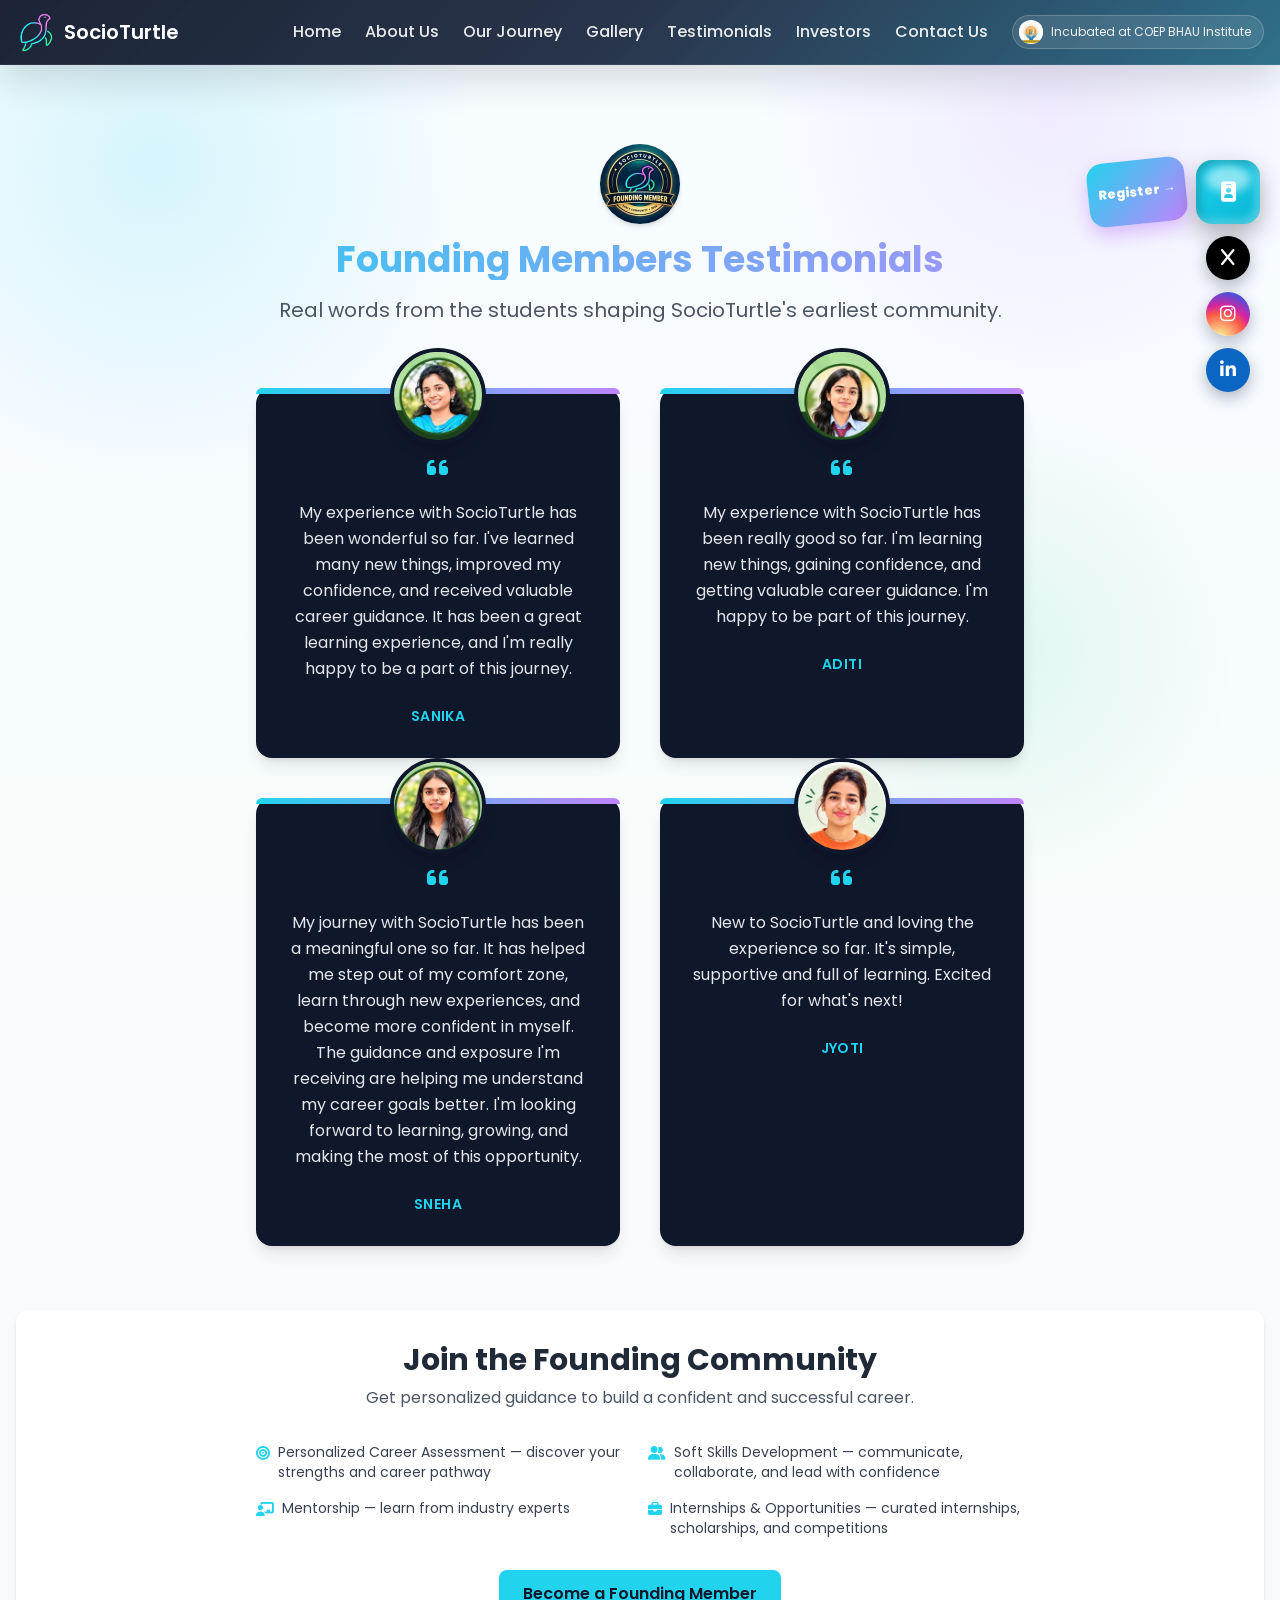
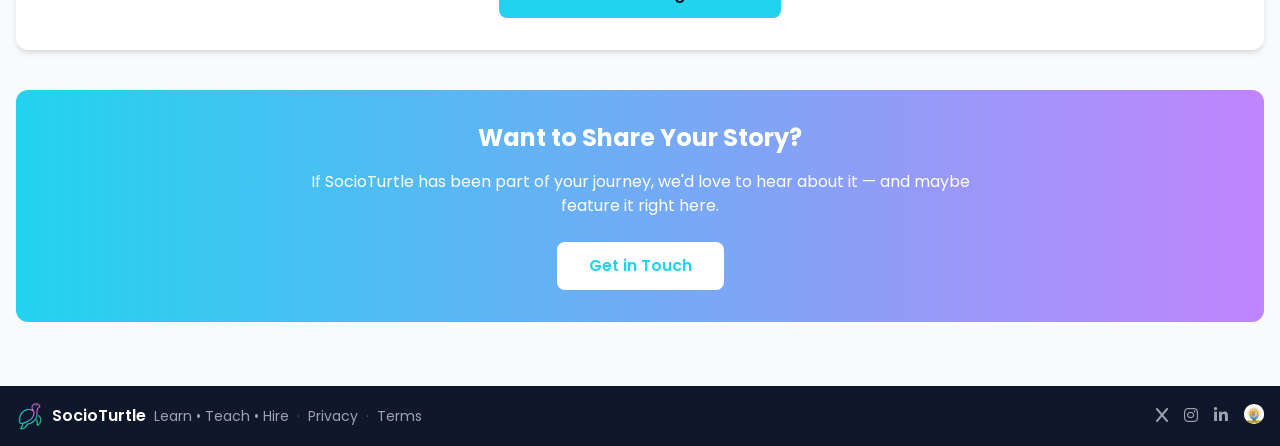
<file: testimonials.html>
<!DOCTYPE html>
<html lang="en">

<head>
  <meta charset="UTF-8">
  <meta name="viewport" content="width=device-width, initial-scale=1.0">
  <title>Founding Member Testimonials — SocioTurtle</title>
  <meta name="description"
    content="Read what SocioTurtle founding members say about the career guidance, confidence, and community they have found.">
  <link rel="canonical" href="https://www.socioturtle.com/testimonials.html">
  <link rel="icon" type="image/png" href="images/logo_socioturtle.png">

  <meta property="og:type" content="website">
  <meta property="og:title" content="Founding Member Testimonials — SocioTurtle">
  <meta property="og:description"
    content="Read what SocioTurtle founding members say about the career guidance, confidence, and community they have found.">
  <meta property="og:url" content="https://www.socioturtle.com/testimonials.html">
  <meta property="og:image" content="https://www.socioturtle.com/images/og-card.jpg">
  <meta property="og:image:width" content="1200">
  <meta property="og:image:height" content="630">
  <meta property="og:image:alt" content="SocioTurtle: Personalized Career Growth for Women Students. Join the community free.">

  <meta name="twitter:card" content="summary_large_image">
  <meta name="twitter:title" content="Founding Member Testimonials — SocioTurtle">
  <meta name="twitter:description"
    content="Read what SocioTurtle founding members say about the career guidance, confidence, and community they have found.">
  <meta name="twitter:image" content="https://www.socioturtle.com/images/og-card.jpg">

  <link rel="preconnect" href="https://fonts.googleapis.com">
  <link rel="preconnect" href="https://fonts.gstatic.com" crossorigin>
  <link rel="stylesheet" href="https://fonts.googleapis.com/css2?family=Poppins:wght@300;400;500;600;700&display=swap">
  <link rel="stylesheet" href="https://cdnjs.cloudflare.com/ajax/libs/font-awesome/6.4.0/css/all.min.css">
  <link rel="stylesheet" href="styles.css">
  <link rel="stylesheet" href="tailwind.css">
</head>

<body class="bg-gray-50 text-gray-800 flex flex-col min-h-screen">
  <a href="#main" class="skip-link">Skip to content</a>

  <!-- Navigation Bar -->
  <header class="site-header fixed w-full z-10">
    <div class="container mx-auto px-4 py-3 flex justify-between items-center">
      <a href="index.html" class="flex items-center space-x-2">
        <img height="138" width="120" src="./images/logo_socioturtle.webp" alt="Socioturtle Logo" class="h-10 w-10 object-contain">
        <span class="text-xl font-semibold text-light">SocioTurtle</span>
      </a>

      <nav class="hidden lg:flex items-center gap-6 whitespace-nowrap" aria-label="Main">
        <a href="index.html" class="nav-link font-medium hover:text-primary">Home</a>
        <a href="about.html" class="nav-link font-medium hover:text-primary">About Us</a>
        <a href="archives.html" class="nav-link font-medium hover:text-primary">Our Journey</a>
        <a href="gallery.html" class="nav-link font-medium hover:text-primary">Gallery</a>
        <a href="testimonials.html" class="nav-link font-medium hover:text-primary" aria-current="page">Testimonials</a>
        <a href="investors.html" class="nav-link font-medium hover:text-primary">Investors</a>
        <a href="contact.html" class="nav-link font-medium hover:text-primary">Contact Us</a>
        <a href="https://bhau.org/" target="_blank" rel="noopener noreferrer"
          class="hidden xl:inline-flex items-center gap-2 bg-white/10 border border-white/20 rounded-full pl-1.5 pr-3 py-1 hover:bg-white/20 transition">
          <img src="./images/bhau-institute-logo.webp" alt="" width="96" height="84"
            class="h-6 w-6 rounded-full object-contain bg-white" loading="lazy" decoding="async">
          <span class="text-xs text-white/90">Incubated at COEP BHAU Institute</span>
        </a>
      </nav>

      <button class="lg:hidden text-dark" id="menu-toggle" type="button" aria-label="Menu" aria-expanded="false"
        aria-controls="mobile-menu">
        <i class="fas fa-bars text-xl" aria-hidden="true"></i>
      </button>
    </div>

    <!-- Mobile Menu -->
    <div id="mobile-menu" class="site-mobile-menu hidden lg:hidden">
      <nav class="container mx-auto px-4 py-3 flex flex-col space-y-3" aria-label="Main">
        <a href="index.html" class="nav-link font-medium py-2">Home</a>
        <a href="about.html" class="nav-link font-medium py-2">About Us</a>
        <a href="archives.html" class="nav-link font-medium py-2">Our Journey</a>
        <a href="gallery.html" class="nav-link font-medium py-2">Gallery</a>
        <a href="testimonials.html" class="nav-link font-medium py-2" aria-current="page">Testimonials</a>
        <a href="investors.html" class="nav-link font-medium py-2">Investors</a>
        <a href="contact.html" class="nav-link font-medium py-2">Contact Us</a>
      </nav>
    </div>
  </header>

  <!-- Main Content Area -->
  <main id="main" class="pt-20 flex-1">
      <div class="container mx-auto px-4 py-16">

        <div class="text-center mb-16">
          <img src="./images/founding-member-badge.webp" alt="SocioTurtle Founding Member badge" width="160"
            height="160" class="w-20 h-20 mx-auto mb-4 rounded-full shadow-md" loading="lazy" decoding="async">
          <h1 class="text-4xl font-bold mb-4">Founding Members Testimonials</h1>
          <p class="text-xl text-gray-600 max-w-3xl mx-auto">
            Real words from the students shaping SocioTurtle's earliest community.
          </p>
        </div>

        <div class="grid grid-cols-1 md:grid-cols-2 gap-10 max-w-3xl mx-auto">

          <div class="relative bg-dark text-white rounded-2xl shadow-lg pt-16 pb-8 px-8 text-center">
            <div class="absolute top-0 left-0 right-0 h-1.5 rounded-t-2xl bg-gradient-to-r from-primary to-secondary" aria-hidden="true"></div>
            <img src="./images/testimonials/sanika.webp" alt="Portrait of Sanika" width="192" height="192"
              class="absolute -top-10 left-1/2 -translate-x-1/2 w-24 h-24 rounded-full object-cover border-4 border-dark shadow-lg"
              loading="lazy" decoding="async">
            <i class="fas fa-quote-left text-primary text-2xl mb-4 block" aria-hidden="true"></i>
            <p class="text-gray-200 leading-relaxed mb-6">
              My experience with SocioTurtle has been wonderful so far. I've learned many new things, improved my
              confidence, and received valuable career guidance. It has been a great learning experience, and I'm
              really happy to be a part of this journey.
            </p>
            <p class="font-semibold text-primary text-sm uppercase tracking-wide">Sanika</p>
          </div>

          <div class="relative bg-dark text-white rounded-2xl shadow-lg pt-16 pb-8 px-8 text-center">
            <div class="absolute top-0 left-0 right-0 h-1.5 rounded-t-2xl bg-gradient-to-r from-primary to-secondary" aria-hidden="true"></div>
            <img src="./images/testimonials/aditi.webp" alt="Portrait of Aditi" width="192" height="192"
              class="absolute -top-10 left-1/2 -translate-x-1/2 w-24 h-24 rounded-full object-cover border-4 border-dark shadow-lg"
              loading="lazy" decoding="async">
            <i class="fas fa-quote-left text-primary text-2xl mb-4 block" aria-hidden="true"></i>
            <p class="text-gray-200 leading-relaxed mb-6">
              My experience with SocioTurtle has been really good so far. I'm learning new things, gaining
              confidence, and getting valuable career guidance. I'm happy to be part of this journey.
            </p>
            <p class="font-semibold text-primary text-sm uppercase tracking-wide">Aditi</p>
          </div>

          <div class="relative bg-dark text-white rounded-2xl shadow-lg pt-16 pb-8 px-8 text-center">
            <div class="absolute top-0 left-0 right-0 h-1.5 rounded-t-2xl bg-gradient-to-r from-primary to-secondary" aria-hidden="true"></div>
            <img src="./images/testimonials/sneha.webp" alt="Portrait of Sneha" width="192" height="192"
              class="absolute -top-10 left-1/2 -translate-x-1/2 w-24 h-24 rounded-full object-cover border-4 border-dark shadow-lg"
              loading="lazy" decoding="async">
            <i class="fas fa-quote-left text-primary text-2xl mb-4 block" aria-hidden="true"></i>
            <p class="text-gray-200 leading-relaxed mb-6">
              My journey with SocioTurtle has been a meaningful one so far. It has helped me step out of my comfort
              zone, learn through new experiences, and become more confident in myself. The guidance and exposure I'm
              receiving are helping me understand my career goals better. I'm looking forward to learning, growing,
              and making the most of this opportunity.
            </p>
            <p class="font-semibold text-primary text-sm uppercase tracking-wide">Sneha</p>
          </div>

          <div class="relative bg-dark text-white rounded-2xl shadow-lg pt-16 pb-8 px-8 text-center">
            <div class="absolute top-0 left-0 right-0 h-1.5 rounded-t-2xl bg-gradient-to-r from-primary to-secondary" aria-hidden="true"></div>
            <img src="./images/testimonials/jyoti.webp" alt="Portrait of Jyoti" width="192" height="192"
              class="absolute -top-10 left-1/2 -translate-x-1/2 w-24 h-24 rounded-full object-cover border-4 border-dark shadow-lg"
              loading="lazy" decoding="async">
            <i class="fas fa-quote-left text-primary text-2xl mb-4 block" aria-hidden="true"></i>
            <p class="text-gray-200 leading-relaxed mb-6">
              New to SocioTurtle and loving the experience so far. It's simple, supportive and full of learning.
              Excited for what's next!
            </p>
            <p class="font-semibold text-primary text-sm uppercase tracking-wide">Jyoti</p>
          </div>

        </div>

        <div class="mt-16 bg-white rounded-xl shadow-md p-8">
          <h2 class="text-3xl font-bold mb-2 text-center">Join the Founding Community</h2>
          <p class="text-gray-600 text-center max-w-2xl mx-auto mb-8">
            Get personalized guidance to build a confident and successful career.
          </p>
          <ul class="grid grid-cols-1 md:grid-cols-2 gap-4 max-w-3xl mx-auto mb-8 text-sm text-gray-700">
            <li class="flex items-start gap-2"><i class="fas fa-bullseye text-primary mt-1" aria-hidden="true"></i> Personalized Career Assessment &mdash; discover your strengths and career pathway</li>
            <li class="flex items-start gap-2"><i class="fas fa-user-group text-primary mt-1" aria-hidden="true"></i> Soft Skills Development &mdash; communicate, collaborate, and lead with confidence</li>
            <li class="flex items-start gap-2"><i class="fas fa-chalkboard-user text-primary mt-1" aria-hidden="true"></i> Mentorship &mdash; learn from industry experts</li>
            <li class="flex items-start gap-2"><i class="fas fa-briefcase text-primary mt-1" aria-hidden="true"></i> Internships &amp; Opportunities &mdash; curated internships, scholarships, and competitions</li>
          </ul>
          <div class="text-center">
            <a href="https://forms.gle/Q35893Xg42MVkgYC7" target="_blank" rel="noopener noreferrer"
              class="inline-block bg-primary text-dark px-6 py-3 rounded-lg font-semibold hover:bg-secondary transition">
              Become a Founding Member<span class="sr-only"> (opens in a new tab)</span>
            </a>
          </div>
        </div>

        <div class="mt-10 bg-gradient-to-r from-primary to-secondary rounded-xl p-8 text-white text-center">

          <h2 class="text-2xl font-bold mb-4">
            Want to Share Your Story?
          </h2>

          <p class="mb-6 max-w-2xl mx-auto">
            If SocioTurtle has been part of your journey, we'd love to hear about it — and maybe feature it right
            here.
          </p>

          <a href="contact.html"
            class="inline-block bg-white text-primary font-semibold py-3 px-8 rounded-lg hover:bg-gray-100 transition duration-300">
            Get in Touch
          </a>

        </div>

      </div>
  </main>

  <!-- Footer -->
  <footer class="bg-dark text-white py-4 shadow-lg">
    <div class="container mx-auto px-4 flex flex-col md:flex-row items-center justify-between gap-4">
      <div class="flex items-center space-x-2">
        <img height="138" width="120" src="./images/logo_socioturtle.webp" class="h-7 w-7 object-contain" alt="">
        <span class="font-semibold">SocioTurtle</span>
        <span class="text-gray-400 text-sm hidden md:inline">
          Learn • Teach • Hire
        </span>
        <span class="hidden md:inline-flex items-center gap-2 text-sm">
          <span class="text-gray-600">&middot;</span>
          <a href="privacy.html" class="text-gray-400 hover:text-white">Privacy</a>
          <span class="text-gray-600">&middot;</span>
          <a href="terms.html" class="text-gray-400 hover:text-white">Terms</a>
        </span>
      </div>
      <div class="flex space-x-4 text-gray-400">
        <a href="https://x.com/socioturtle" class="hover:text-white" aria-label="SocioTurtle on X">
          <i class="fab fa-x"></i>
        </a>
        <a href="https://www.instagram.com/socioturtle/" class="hover:text-white" aria-label="SocioTurtle on Instagram">
          <i class="fab fa-instagram"></i>
        </a>
        <a href="https://www.linkedin.com/in/socioturtle/" class="hover:text-white" aria-label="SocioTurtle on LinkedIn">
          <i class="fab fa-linkedin-in"></i>
        </a>
        <a href="https://bhau.org/" target="_blank" rel="noopener noreferrer" title="Incubated at COEP BHAU Institute"
          aria-label="Incubated at COEP BHAU Institute (opens bhau.org)" class="hover:opacity-80">
          <img src="./images/bhau-institute-logo.webp" alt="" width="96" height="84"
            class="h-5 w-5 rounded-full object-contain bg-white" loading="lazy" decoding="async">
        </a>
      </div>
    </div>
  </footer>

  <!-- Floating Action Strip -->
  <div class="fixed top-24 md:top-40 right-3 md:right-5 z-50">

    <!-- Membership Button -->
    <div class="relative mb-3 membership-cta">
      <span class="register-flash-badge hidden sm:inline-flex" aria-hidden="true">Register &rarr;</span>
      <a href="https://forms.gle/Q35893Xg42MVkgYC7" target="_blank" rel="noopener noreferrer"
        class="join-btn jelly-btn flex items-center justify-center relative" aria-label="Register with SocioTurtle (opens in a new tab)" title="Register with SocioTurtle">
        <i class="fas fa-id-badge text-white text-xl" aria-hidden="true"></i>
      </a>
    </div>

    <!-- Social Media Links -->
    <div class="hidden sm:flex flex-col items-center gap-3">
      <a href="https://x.com/socioturtle" target="_blank" rel="noopener noreferrer"
        class="social-float-btn social-x flex items-center justify-center" aria-label="SocioTurtle on X" title="X">
        <i class="fab fa-x text-white text-lg" aria-hidden="true"></i>
      </a>
      <a href="https://www.instagram.com/socioturtle/" target="_blank" rel="noopener noreferrer"
        class="social-float-btn social-instagram flex items-center justify-center" aria-label="SocioTurtle on Instagram" title="Instagram">
        <i class="fab fa-instagram text-white text-lg" aria-hidden="true"></i>
      </a>
      <a href="https://www.linkedin.com/in/socioturtle/" target="_blank" rel="noopener noreferrer"
        class="social-float-btn social-linkedin flex items-center justify-center" aria-label="SocioTurtle on LinkedIn" title="LinkedIn">
        <i class="fab fa-linkedin-in text-white text-lg" aria-hidden="true"></i>
      </a>
    </div>

  </div>
  <script src="nav.js" defer></script>
</body>

</html>
</file>
<file: styles.css>
body {
      font-family: 'Poppins', sans-serif;
      scroll-behavior: smooth;
      color: #1f2937;
      background:
          radial-gradient(circle at 12% 18%, rgba(34, 211, 238, 0.16), transparent 24%),
          radial-gradient(circle at 82% 12%, rgba(192, 132, 252, 0.14), transparent 22%),
          radial-gradient(circle at 78% 72%, rgba(52, 211, 153, 0.12), transparent 20%),
          linear-gradient(180deg, #f8fdff 0%, #f7fbff 42%, #f7fcfa 100%);
      background-attachment: fixed;
  }

  .site-header {
      background:
          linear-gradient(135deg, rgba(15, 23, 42, 0.94) 0%, rgba(22, 35, 59, 0.92) 48%, rgba(20, 92, 122, 0.88) 100%);
      backdrop-filter: blur(16px);
      box-shadow: 0 16px 36px rgba(15, 23, 42, 0.14);
      border-bottom: 1px solid rgba(255, 255, 255, 0.08);
  }

  .site-mobile-menu {
      background: rgba(15, 23, 42, 0.96);
      border-top: 1px solid rgba(255, 255, 255, 0.08);
  }

  .nav-link {
      color: rgba(255, 255, 255, 0.9);
  }

  .nav-link:hover {
      color: #67e8f9;
      transition: all 0.3s ease;
  }

  #menu-toggle {
      color: #ffffff;
  }

  .brand-mark {
      padding: 0.4rem 0.85rem 0.4rem 0.5rem;
      border-radius: 999px;
      background: rgba(255, 255, 255, 0.9);
      border: 1px solid rgba(255, 255, 255, 0.35);
      box-shadow:
          0 10px 24px rgba(15, 23, 42, 0.14),
          inset 0 1px 0 rgba(255, 255, 255, 0.18);
  }

  .brand-title {
      background: linear-gradient(90deg, #22D3EE, #C084FC);
      -webkit-background-clip: text;
      -webkit-text-fill-color: transparent;
      letter-spacing: 0.01em;
  }

  .skip-link {
      position: absolute;
      left: -9999px;
      top: 0;
      z-index: 100;
      background: #0F172A;
      color: #fff;
      padding: 0.75rem 1.25rem;
      border-radius: 0 0 0.5rem 0;
  }

  .skip-link:focus {
      left: 0;
  }


  .social-icon {
      transition: all 0.3s ease;
  }

  .social-icon:hover {
      transform: translateY(-3px);
      box-shadow: 0 4px 8px rgba(0, 0, 0, 0.2);
  }

  .qr-code {
      transition: all 0.3s ease;
  }

  .qr-code:hover {
      transform: scale(1.05);
  }

    /* Membership button shares size but has a green pulse */
    .join-btn {
      width: clamp(48px, 5vw, 72px);
      height: clamp(48px, 5vw, 72px);
      border-radius: 16px;
    }

    /* Floating social links under the QR button, each in its brand color */
    .social-float-btn {
      width: clamp(36px, 4vw, 44px);
      height: clamp(36px, 4vw, 44px);
      border-radius: 50%;
      box-shadow: 0 6px 16px rgba(15, 23, 42, 0.3);
      transition: all 0.25s ease;
    }

    .social-float-btn:hover {
      transform: scale(1.1);
      filter: brightness(1.12);
    }

    .social-float-btn.social-x {
      background: #000000;
    }

    .social-float-btn.social-instagram {
      background: radial-gradient(circle at 30% 107%, #fdf497 0%, #fdf497 5%, #fd5949 45%, #d6249f 60%, #285AEB 90%);
    }

    .social-float-btn.social-linkedin {
      background: #0A66C2;
    }

  /* 🍬 Jelly Base */
  .jelly-btn {
      background: linear-gradient(145deg, #22D3EE, #06B6D4);
      box-shadow:
          inset -4px -4px 8px rgba(255, 255, 255, 0.3),
          inset 4px 4px 8px rgba(0, 0, 0, 0.2),
          0 10px 25px rgba(0, 0, 0, 0.3);

      transition: all 0.25s ease;
      cursor: pointer;
  }

  /* ✨ Gloss shine */
  .jelly-btn::before {
      content: "";
      position: absolute;
      top: 6px;
      left: 10px;
      width: 70%;
      height: 40%;
      background: rgba(255, 255, 255, 0.5);
      border-radius: 50%;
      filter: blur(4px);
  }

    /* Green glow for the membership button — calm by default, a single
       pulse on hover rather than looping forever. */
    .join-btn::after {
      content: "";
      position: absolute;
      inset: 0;
      border-radius: 16px;
      background: rgba(74, 222, 128, 0.42);
      z-index: -1;
      opacity: 0.6;
    }

    .membership-cta:hover .join-btn::after {
      animation: pulse-ring 1s ease-out;
    }

    /* Flashing call-to-action badge next to the register button — a
       tilted "sticker" look with a gradient, sized to match the jelly
       button it points at. Holds a static tilt by default and wiggles
       once when the button is hovered, instead of looping forever. */
    .register-flash-badge {
      position: absolute;
      right: calc(100% + 10px);
      top: 50%;
      flex-direction: column;
      align-items: center;
      justify-content: center;
      gap: 1px;
      text-align: center;
      background: linear-gradient(135deg, #22D3EE, #C084FC);
      color: #fff;
      font-weight: 800;
      font-size: 0.8rem;
      line-height: 1.2;
      letter-spacing: 0.01em;
      padding: 8px 10px;
      min-width: clamp(48px, 5vw, 72px);
      min-height: clamp(48px, 5vw, 72px);
      border-radius: 16px;
      white-space: nowrap;
      box-shadow: 0 8px 18px rgba(192, 132, 252, 0.5);
      pointer-events: none;
      transform-origin: center;
      transform: translateY(-50%) rotate(-6deg);
      transition: transform 0.25s ease;
    }

    .membership-cta:hover .register-flash-badge {
      animation: flash-badge 0.6s ease-in-out;
    }

    @keyframes flash-badge {
      0%, 100% { transform: translateY(-50%) rotate(-6deg) scale(1); }
      50% { transform: translateY(-50%) rotate(4deg) scale(1.1); }
    }

  /* 🔁 Pulse animation */
  @keyframes pulse-ring {
      0% {
          transform: scale(1);
          opacity: 0.6;
      }

      70% {
          transform: scale(1.6);
          opacity: 0;
      }

      100% {
          opacity: 0;
      }
  }

  .role-btn {
      padding: 8px 16px;
      border-radius: 999px;
      border: 1px solid #ddd;
      transition: 0.3s;
  }

  .role-btn.active {
      background: #22D3EE;
      color: white;
      border-color: transparent;
  }

  .role-card {
      width: min(100%, 820px);
      margin: 0 auto;
      background: linear-gradient(135deg, rgba(255, 255, 255, 0.97), rgba(240, 249, 255, 0.95));
      border: 1px solid rgba(34, 211, 238, 0.14);
      border-radius: 24px;
      box-shadow: 0 24px 60px rgba(15, 23, 42, 0.08);
      text-align: left;
  }

  .role-card-inner {
      padding: 32px;
  }

  .role-eyebrow {
      display: inline-flex;
      align-items: center;
      padding: 6px 12px;
      margin-bottom: 16px;
      font-size: 0.8rem;
      font-weight: 600;
      letter-spacing: 0.08em;
      text-transform: uppercase;
      color: #0891b2;
      background: rgba(34, 211, 238, 0.12);
      border-radius: 999px;
  }

  .role-title {
      max-width: 16ch;
      margin-bottom: 14px;
      font-size: clamp(1.75rem, 3vw, 2.5rem);
      font-weight: 700;
      line-height: 1.1;
      color: #0f172a;
  }

  .role-summary {
      max-width: 60ch;
      margin-bottom: 22px;
      font-size: 1.05rem;
      line-height: 1.8;
      color: #475569;
  }

  .role-divider {
      width: 100%;
      height: 1px;
      margin-bottom: 22px;
      background: linear-gradient(90deg, rgba(34, 211, 238, 0.5), rgba(192, 132, 252, 0.18), transparent);
  }

  .role-highlights {
      display: grid;
      grid-template-columns: repeat(3, minmax(0, 1fr));
      gap: 16px;
      margin-bottom: 24px;
      padding: 0;
      list-style: none;
  }

  .role-highlight-item {
      display: flex;
      gap: 12px;
      align-items: flex-start;
      padding: 16px;
      background: rgba(255, 255, 255, 0.9);
      border: 1px solid rgba(148, 163, 184, 0.18);
      border-radius: 18px;
      color: #334155;
      line-height: 1.6;
  }

  .role-highlight-icon {
      flex: 0 0 auto;
      width: 28px;
      height: 28px;
      display: inline-flex;
      align-items: center;
      justify-content: center;
      color: white;
      background: linear-gradient(135deg, #22D3EE, #6366F1);
      border-radius: 999px;
      box-shadow: 0 10px 20px rgba(99, 102, 241, 0.18);
      font-size: 0.8rem;
  }

  .role-outcome {
      max-width: 52ch;
      margin: 0;
      font-size: 1rem;
      font-weight: 600;
      line-height: 1.7;
      color: #0f172a;
  }

  .about-story {
      position: relative;
  }

  .about-story-grid {
      display: grid;
      grid-template-columns: 1fr;
      gap: 24px;
  }

  .about-founder-card,
  .about-quote-card {
      background: rgba(255, 255, 255, 0.9);
      border: 1px solid rgba(148, 163, 184, 0.14);
      border-radius: 28px;
      box-shadow: 0 24px 60px rgba(15, 23, 42, 0.08);
  }

  .about-founder-card {
      position: relative;
      display: grid;
      grid-template-columns: minmax(190px, 240px) 1fr;
      gap: 22px;
      padding: 26px;
      background: rgba(255, 255, 255, 0.94);
      border: 1px solid rgba(148, 163, 184, 0.14);
      box-shadow: 0 18px 40px rgba(15, 23, 42, 0.06);
  }

  .about-founder-aurora {
      display: none;
  }

  .about-founder-media {
      position: relative;
      display: grid;
      gap: 14px;
      align-content: start;
  }

  .about-founder-frame {
      position: relative;
      max-width: 220px;
      padding: 8px;
      border-radius: 20px;
      background: rgba(248, 250, 252, 0.9);
      border: 1px solid rgba(148, 163, 184, 0.16);
      box-shadow: 0 12px 28px rgba(15, 23, 42, 0.06);
  }

  .about-founder-image {
      width: 100%;
      aspect-ratio: 5 / 6;
      object-fit: cover;
      border-radius: 18px;
      border: 1px solid rgba(255, 255, 255, 0.72);
      box-shadow: 0 10px 24px rgba(15, 23, 42, 0.08);
  }

  .about-founder-badge {
      display: none;
  }

  .about-founder-note {
      padding: 14px 16px;
      border-radius: 16px;
      background: rgba(248, 250, 252, 0.85);
      border: 1px solid rgba(148, 163, 184, 0.14);
      box-shadow: none;
  }

  .about-founder-note-label {
      display: inline-block;
      margin-bottom: 8px;
      font-size: 0.74rem;
      font-weight: 700;
      letter-spacing: 0.14em;
      text-transform: uppercase;
      color: #0e7490;
  }

  .about-founder-note p {
      margin: 0;
      font-size: 0.98rem;
      line-height: 1.75;
      color: #0e7490;
  }

  .about-founder-copy,
  .about-quote-card {
      padding: 28px;
  }

  .about-quote-card {
      display: flex;
      flex-direction: column;
  }

  .about-story-eyebrow {
      margin-bottom: 12px;
      font-size: 0.76rem;
      font-weight: 700;
      letter-spacing: 0.14em;
      text-transform: uppercase;
      color: #0e7490;
  }

  .about-story-title {
      margin-bottom: 16px;
      font-size: clamp(1.3rem, 2vw, 1.8rem);
      font-weight: 700;
      line-height: 1.32;
      letter-spacing: -0.01em;
      background: linear-gradient(90deg, #22D3EE, #C084FC);
      -webkit-background-clip: text;
      -webkit-text-fill-color: transparent;
  }

  .about-story-text {
      margin-bottom: 14px;
      font-size: 1rem;
      line-height: 1.9;
      color: #475569;
  }

  .about-story-text:last-child {
      margin-bottom: 0;
  }

  .about-founder-credentials {
      display: flex;
      flex-wrap: wrap;
      gap: 10px;
      margin-top: 22px;
  }

  .about-founder-pill {
      display: inline-flex;
      align-items: center;
      padding: 9px 14px;
      border-radius: 999px;
      font-size: 0.8rem;
      font-weight: 600;
      color: #0e7490;
      background: linear-gradient(135deg, rgba(236, 254, 255, 0.92), rgba(245, 243, 255, 0.92));
      border: 1px solid rgba(192, 132, 252, 0.2);
      box-shadow: none;
  }

  .about-founder-journey {
      display: grid;
      gap: 14px;
      margin-top: 24px;
  }

  .about-founder-journey-item {
      display: grid;
      grid-template-columns: auto 1fr;
      gap: 14px;
      align-items: start;
      padding: 16px 18px;
      border-radius: 16px;
      background: rgba(248, 250, 252, 0.88);
      border: 1px solid rgba(148, 163, 184, 0.14);
      box-shadow: none;
      transition: border-color 0.2s ease, background 0.2s ease;
  }

  .about-founder-journey-item:hover {
      background: rgba(255, 255, 255, 0.96);
      border-color: rgba(148, 163, 184, 0.22);
  }

  .about-founder-journey-step {
      display: inline-flex;
      align-items: center;
      justify-content: center;
      width: 38px;
      height: 38px;
      border-radius: 999px;
      font-size: 0.78rem;
      font-weight: 800;
      color: #0e7490;
      background: linear-gradient(135deg, rgba(34, 211, 238, 0.16), rgba(192, 132, 252, 0.16));
      box-shadow: inset 0 0 0 1px rgba(34, 211, 238, 0.28);
  }

  .about-founder-journey-item h3 {
      margin: 0 0 6px;
      font-size: 1rem;
      font-weight: 700;
      color: #0e7490;
  }

  .about-founder-journey-item p {
      margin: 0;
      font-size: 0.95rem;
      line-height: 1.75;
      color: #475569;
  }

  .about-quote-card {
      background: rgba(248, 250, 252, 0.94);
      border: 1px solid rgba(148, 163, 184, 0.14);
      box-shadow: 0 18px 40px rgba(15, 23, 42, 0.05);
  }

  .about-founder-quote {
      margin: 0 0 16px;
      font-size: clamp(1.6rem, 3vw, 2.2rem);
      font-weight: 650;
      line-height: 1.2;
      background: linear-gradient(90deg, #22D3EE, #C084FC);
      -webkit-background-clip: text;
      -webkit-text-fill-color: transparent;
  }

  .about-quote-support {
      margin: 0;
      font-size: 1rem;
      line-height: 1.85;
      color: #475569;
  }

  .survey-callout {
      padding: 24px;
      border-radius: 24px;
      background: linear-gradient(135deg, rgba(236, 254, 255, 0.96), rgba(245, 243, 255, 0.96));
      border: 1px solid rgba(34, 211, 238, 0.18);
      box-shadow: 0 20px 44px rgba(15, 23, 42, 0.08);
  }

  .survey-chip {
      display: inline-flex;
      align-items: center;
      margin-bottom: 14px;
      padding: 7px 12px;
      border-radius: 999px;
      font-size: 0.76rem;
      font-weight: 700;
      letter-spacing: 0.12em;
      text-transform: uppercase;
      color: #0f172a;
      background: rgba(255, 255, 255, 0.78);
      border: 1px solid rgba(34, 211, 238, 0.18);
  }

  .survey-panel {
      display: flex;
      align-items: center;
      justify-content: space-between;
      gap: 16px;
      padding: 18px 20px;
      border-radius: 18px;
      background: rgba(255, 255, 255, 0.82);
      border: 1px solid rgba(255, 255, 255, 0.5);
  }

  .survey-link {
      box-shadow: 0 16px 28px rgba(34, 211, 238, 0.18);
  }

  .survey-link:hover {
      box-shadow: 0 18px 32px rgba(34, 211, 238, 0.22);
  }

  @keyframes founderFloat {
      0%,
      100% {
          transform: translateY(0);
      }
      50% {
          transform: translateY(-8px);
      }
  }

  @keyframes founderAurora {
      0%,
      100% {
          transform: translate3d(0, 0, 0) scale(1);
          opacity: 0.85;
      }
      50% {
          transform: translate3d(-18px, -12px, 0) scale(1.06);
          opacity: 1;
      }
  }

  .flow-card {
      padding: 20px;
      background: white;
      border-radius: 12px;
      opacity: 0.4;
      transition: 0.4s;
  }

  .flow-card.active {
      opacity: 1;
      transform: scale(1.05);
      border: 2px solid #22D3EE;
  }

  .progress-item {
      padding: 16px;
      border-radius: 10px;
      background: white;
      display: flex;
      justify-content: space-between;
  }

  .progress-item[data-status="done"] {
      border-left: 5px solid green;
  }

  .progress-item[data-status="progress"] {
      border-left: 5px solid orange;
  }

  .progress-item[data-status="upcoming"] {
      border-left: 5px solid gray;
  }

  /* 🌊 Smooth scroll */
html {
  scroll-behavior: smooth;
}

/* ✨ Fade-in base */
.fade-in {
  opacity: 0;
  transform: translateY(40px);
  transition: all 0.8s ease;
}

/* 🎯 When visible */
.fade-in.visible {
  opacity: 1;
  transform: translateY(0);
}

/* 🎭 Stagger effect */
.stagger > * {
  opacity: 0;
  transform: translateY(20px);
}

.stagger.visible > * {
  opacity: 1;
  transform: translateY(0);
  transition: all 0.6s ease;
}

.stagger.visible > *:nth-child(1) { transition-delay: 0.1s; }
.stagger.visible > *:nth-child(2) { transition-delay: 0.2s; }
.stagger.visible > *:nth-child(3) { transition-delay: 0.3s; }
.stagger.visible > *:nth-child(4) { transition-delay: 0.4s; }

/* 📣 Announcement banner — shimmering gradient + pulsing dot to draw the eye */
.announcement-banner {
  background: linear-gradient(110deg, #0EA5B7, #22D3EE, #C084FC, #22D3EE, #0EA5B7);
  background-size: 300% 100%;
  animation: banner-shimmer 6s ease-in-out infinite;
  transition: filter 0.2s ease;
}

.announcement-banner:hover,
.announcement-banner:focus-visible {
  filter: brightness(1.08);
}

@keyframes banner-shimmer {
  0%, 100% { background-position: 0% 50%; }
  50% { background-position: 100% 50%; }
}

.announcement-dot {
  width: 8px;
  height: 8px;
  border-radius: 50%;
  background: #fff;
  box-shadow: 0 0 0 0 rgba(255, 255, 255, 0.7);
  animation: announcement-pulse 1.8s ease-out infinite;
}

@keyframes announcement-pulse {
  0% { box-shadow: 0 0 0 0 rgba(255, 255, 255, 0.6); }
  70% { box-shadow: 0 0 0 8px rgba(255, 255, 255, 0); }
  100% { box-shadow: 0 0 0 0 rgba(255, 255, 255, 0); }
}

@media (prefers-reduced-motion: reduce) {
  html {
    scroll-behavior: auto;
  }

  .fade-in,
  .stagger > *,
  .about-founder-aurora,
  .about-founder-frame,
  .about-founder-note,
  .about-founder-journey-item,
  .announcement-banner,
  .announcement-dot,
  .register-flash-badge,
  .join-btn::after {
    animation: none !important;
    transition: none !important;
    transform: none !important;
  }

  .register-flash-badge {
    transform: translateY(-50%) rotate(-6deg) !important;
  }

  .announcement-banner {
    background-position: 0% 50% !important;
  }
}

h1 {
  background: linear-gradient(90deg, #22D3EE, #C084FC);
  -webkit-background-clip: text;
  -webkit-text-fill-color: transparent;
}

/* Flow style start */
#ecosystem {
  scroll-margin-top: 110px;
}

.eco-wrapper {
  width: 100%;
  max-width: 860px;
  height: 540px;
  position: relative;
  margin: 0 auto;
  border-radius: 34px;
  background:
    radial-gradient(circle at top, rgba(34, 211, 238, 0.12), transparent 28%),
    linear-gradient(180deg, rgba(255, 255, 255, 0.88), rgba(248, 250, 252, 0.72));
  border: 1px solid rgba(148, 163, 184, 0.16);
  box-shadow: 0 28px 70px rgba(15, 23, 42, 0.08);
  overflow: hidden;
}

.eco-wrapper::before {
  content: none;
}

/* ---------- LINES ---------- */
.eco-lines {
  position: absolute;
  width: 100%;
  height: 100%;
  inset: 0;
  overflow: visible;
}

.line {
  stroke: url(#lineGradient);
  stroke-width: 3.5;
  fill: none;
  opacity: 0.28;
  pointer-events: visibleStroke;
  transition: opacity 0.2s ease, stroke-width 0.2s ease;
  stroke-linecap: round;
  stroke-linejoin: round;
  filter: drop-shadow(0 10px 20px rgba(99, 102, 241, 0.12));
}

/* highlight active */
.eco-wrapper.student-active .line-student-educator,
.eco-wrapper.student-active .line-student-employer,
.eco-wrapper.educator-active .line-student-educator,
.eco-wrapper.educator-active .line-educator-employer,
.eco-wrapper.employer-active .line-student-employer,
.eco-wrapper.employer-active .line-educator-employer {
  opacity: 0.9;
  stroke-width: 4;
}

/* dim others */
.eco-wrapper.student-active .line:not(.line-student-educator):not(.line-student-employer),
.eco-wrapper.educator-active .line:not(.line-student-educator):not(.line-educator-employer),
.eco-wrapper.employer-active .line:not(.line-student-employer):not(.line-educator-employer) {
  opacity: 0.05;
}

.eco-wrapper[data-active-connection="student-educator"] .line-student-educator,
.eco-wrapper[data-active-connection="student-employer"] .line-student-employer,
.eco-wrapper[data-active-connection="educator-employer"] .line-educator-employer {
  opacity: 1;
  stroke-width: 4.5;
}

/* ---------- NODES ---------- */
.eco-node {
  position: absolute;   /* 🔥 FIX */
  transform: translate(-50%, -50%);  /* 🔥 FIX */
  z-index: 1;
  transition: all 0.25s ease;
  width: clamp(180px, 20vw, 260px);
  padding: 22px 22px 18px;
  background: rgba(255,255,255,0.92);
  backdrop-filter: blur(14px);
  border: 1px solid rgba(148, 163, 184, 0.16);
  border-radius: 20px;
  text-align: center;
  box-shadow: 0 18px 40px rgba(15, 23, 42, 0.1);
}

.eco-node i {
  font-size: 26px;
  color: #22D3EE;
  margin-bottom: 8px;
}

.eco-node span {
  display: block;
  font-size: 1.05rem;
  font-weight: 700;
  color: #0f172a;
}

.eco-node:hover {
  transform: translate(-50%, -50%) scale(1.05);
}

/* positions aligned with SVG */
.top-node {
  top: 102px;
  left: 50%;
}

.left-node {
  top: 342px;
  left: 180px;
}

.right-node {
  top: 342px;
  left: 680px;
}

/* ---------- TOOLTIP ---------- */
.node-info {
  position: absolute;
  top: 110%;
  left: 50%;
  transform: translateX(-50%);
  font-size: 12px;
  font-weight: 600;
  white-space: nowrap;
  background: #111827;
  color: white;
  padding: 7px 12px;
  border-radius: 999px;
  opacity: 0;
  transition: 0.3s;
}

.eco-node:hover .node-info {
  opacity: 1;
}

/* ---------- DETAILS ---------- */
.node-details {
  display: none;
  font-size: 13px;
  line-height: 1.65;
  margin-top: 10px;
  color: #475569;
}

.eco-node.expanded .node-details {
  display: block;
}

.eco-node.expanded .node-info {
  display: none;
}

/* ---------- LABELS ---------- */
.line-label {
  position: absolute;   /* 🔥 FIX */
  z-index: 2;
  font-size: 11px;
  font-weight: 600;
  letter-spacing: 0.01em;
  padding: 7px 12px;
  opacity: 0;

  color: #0f172a;
  background: rgba(255, 255, 255, 0.96);
  border: 1px solid rgba(148, 163, 184, 0.14);
  border-radius: 999px;
  box-shadow: 0 12px 30px rgba(15, 23, 42, 0.08);
  transition: opacity 0.2s ease, transform 0.2s ease;
}

/* better positions */
.student-educator {
  top: 214px;
  left: 306px;
}

.student-employer {
  top: 214px;
  left: 554px;
}

.educator-employer {
  top: 446px;
  left: 50%;
  transform: translateX(-50%);
}

.eco-wrapper[data-active-connection="student-educator"] .line-label[data-connection="student-educator"],
.eco-wrapper[data-active-connection="student-employer"] .line-label[data-connection="student-employer"],
.eco-wrapper[data-active-connection="educator-employer"] .line-label[data-connection="educator-employer"] {
  opacity: 1;
}

.eco-node.expanded {
  transform: translate(-50%, -50%) scale(1.08);
  box-shadow: 0 26px 58px rgba(15, 23, 42, 0.16);
}
/* push others slightly back */
.eco-wrapper .eco-node:not(.expanded) {
  opacity: 0.82;
}
@media (max-width: 768px) {

  .about-founder-card {
    grid-template-columns: 1fr;
    padding: 24px;
  }

  .about-founder-frame {
    max-width: none;
  }

  .about-founder-badge {
    left: 24px;
    top: 24px;
  }

  .role-card-inner {
    padding: 24px;
  }

  .role-title {
    max-width: none;
  }

  .role-highlights {
    grid-template-columns: 1fr;
  }

  .survey-panel {
    flex-direction: column;
    align-items: flex-start;
  }

  .survey-link {
    margin-left: 0 !important;
  }

  .eco-wrapper {
    max-width: 100%;
    height: auto;
    display: flex;
    flex-direction: column;
    align-items: center;
    gap: 2.5rem;
    padding: 1.5rem 0;
    overflow: visible;
  }

  .eco-wrapper::before {
    content: "";
    position: absolute;
    top: 88px;
    bottom: 88px;
    left: 50%;
    width: 3px;
    transform: translateX(-50%);
    border-radius: 999px;
    background: linear-gradient(180deg, rgba(34, 211, 238, 0.9), rgba(192, 132, 252, 0.85));
    opacity: 0.5;
  }

  .eco-lines {
    display: none;
  }

  .eco-node {
    position: relative;
    top: auto;
    left: auto;
    transform: none;
    margin: 0 auto;
    width: min(100%, 320px);
    max-width: 320px;
  }

  .eco-node:hover,
  .eco-node.expanded {
    transform: scale(1.02);
  }

  .eco-wrapper .eco-node:not(.expanded) {
    opacity: 1;
  }

  .top-node,
  .left-node,
  .right-node {
    top: auto;
    left: auto;
  }

  .line-label {
    display: none;
  }
}
/* flow style end */

.timeline {
  padding: 16px;
  border-left: 4px solid gray;
  background: white;
  border-radius: 8px;
}

.timeline.done {
  border-color: #22c55e;
}

.timeline.progress {
  border-color: #f59e0b;
}

.timeline.upcoming {
  border-color: #9ca3af;
}

.faq-item summary {
  list-style: none;
}

.faq-item summary::-webkit-details-marker {
  display: none;
}
</file>
